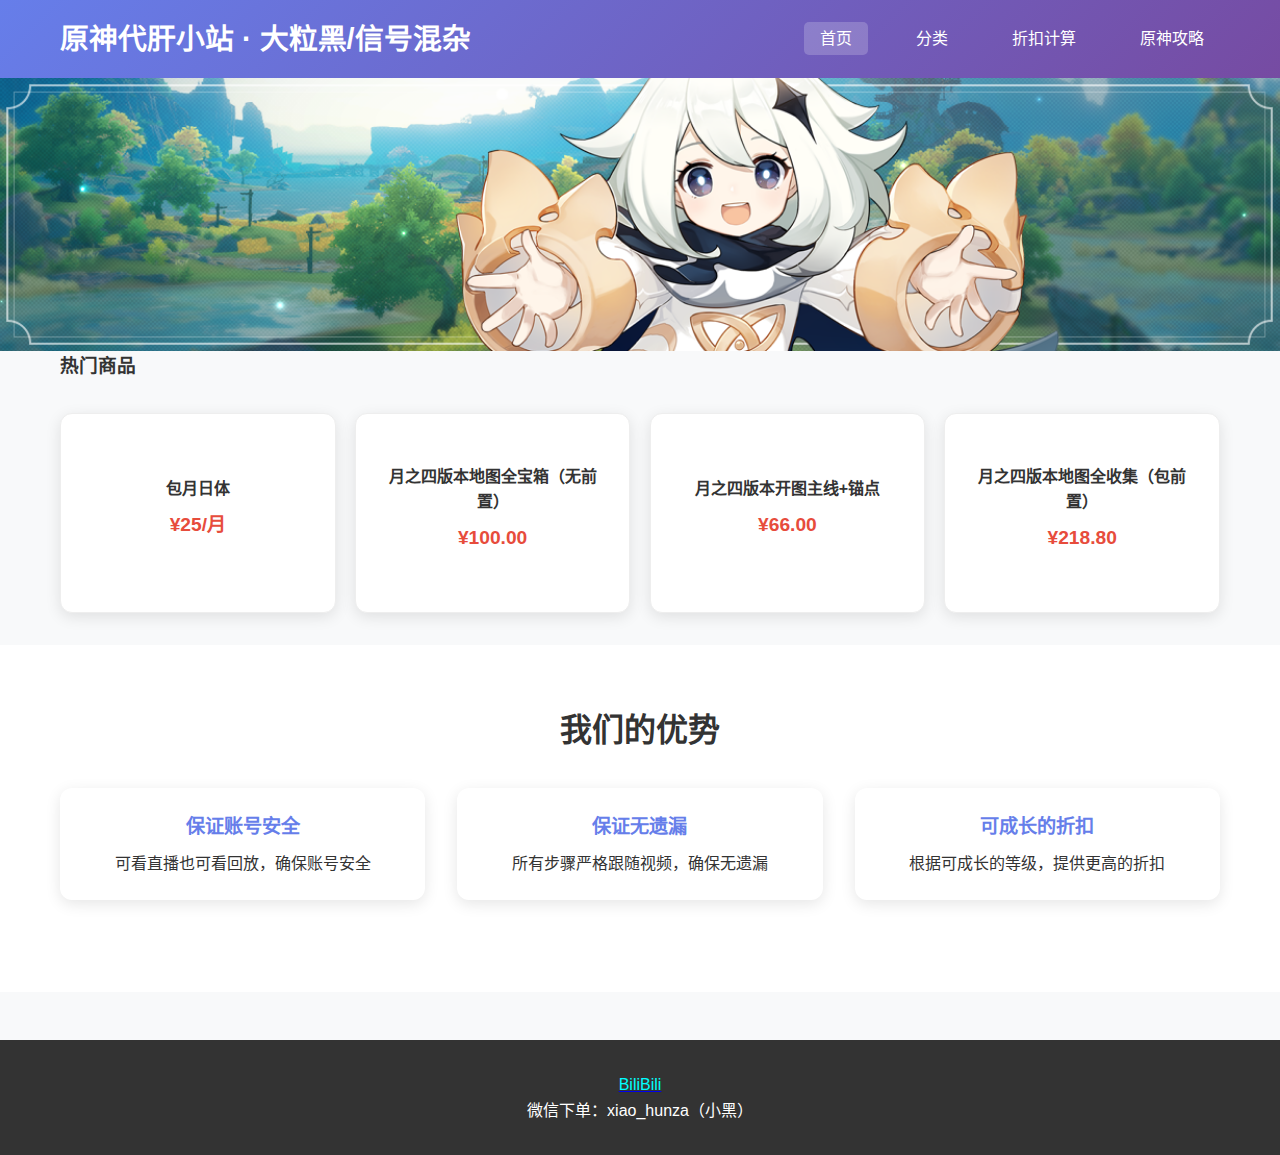
<file: index.html>
<!DOCTYPE html>
<html lang="zh-CN">
<head>
    <meta charset="UTF-8">
    <meta name="viewport" content="width=device-width, initial-scale=1.0">
    <title>首页 - 原神代肝小站</title>
    <link rel="stylesheet" href="css/style.css">
</head>
<body>
    <header>
        <nav class="navbar">
            <div class="nav-container">
                <div class="nav-header">
                    <h1 class="logo">原神代肝小站 · 大粒黑/信号混杂</h1>
                    <div class="hamburger">
                        <span></span>
                        <span></span>
                        <span></span>
                    </div>
                </div>
                <ul class="nav-menu">
                    <li><a href="index.html" class="active">首页</a></li>
                    <li><a href="categories.html">分类</a></li>
                    <li><a href="discount.html">折扣计算</a></li>
                    <li><a href="guide.html">原神攻略</a></li>
                </ul>
            </div>
        </nav>
    </header>

    <!-- Banner部分 -->
    <section class="banner">
        <img src="banner.png" alt="网站banner" class="banner-image">
    </section>

    <main>

        <section class="featured-products">
            <div class="container">
                <h3>热门商品</h3>
                <div class="product-grid">
                    <div class="product-card">
                        <h4>包月日体</h4>
                        <p class="price">¥25/月</p>
                    </div>
                    <div class="product-card">
                        <h4>月之四版本地图全宝箱（无前置）</h4>
                        <p class="price">¥100.00</p>
                    </div>
                    <div class="product-card">
                        <h4>月之四版本开图主线+锚点</h4>
                        <p class="price">¥66.00</p>
                    </div>
                    <div class="product-card">
                        <h4>月之四版本地图全收集（包前置）</h4>
                        <p class="price">¥218.80</p>
                    </div>
                </div>
            </div>
        </section>

        <section class="features">
            <div class="container">
                <h3>我们的优势</h3>
                <div class="feature-grid">
                    <div class="feature-item">
                        <h4>保证账号安全</h4>
                        <p>可看直播也可看回放，确保账号安全</p>
                    </div>
                    <div class="feature-item">
                        <h4>保证无遗漏</h4>
                        <p>所有步骤严格跟随视频，确保无遗漏</p>
                    </div>
                    <div class="feature-item">
                        <h4>可成长的折扣</h4>
                        <p>根据可成长的等级，提供更高的折扣</p>
                    </div>
                </div>
            </div>
        </section>
    </main>

    <footer>
        <div class="container">
            <a href="https://space.bilibili.com/409252614/" target="_blank" rel="noopener noreferrer">
                <p style="color: aqua;">BiliBili</p>
            </a>
            <p>微信下单：xiao_hunza（小黑）</p>
        </div>
    </footer>

    <script src="js/navbar.js"></script>
</body>
</html>
</file>
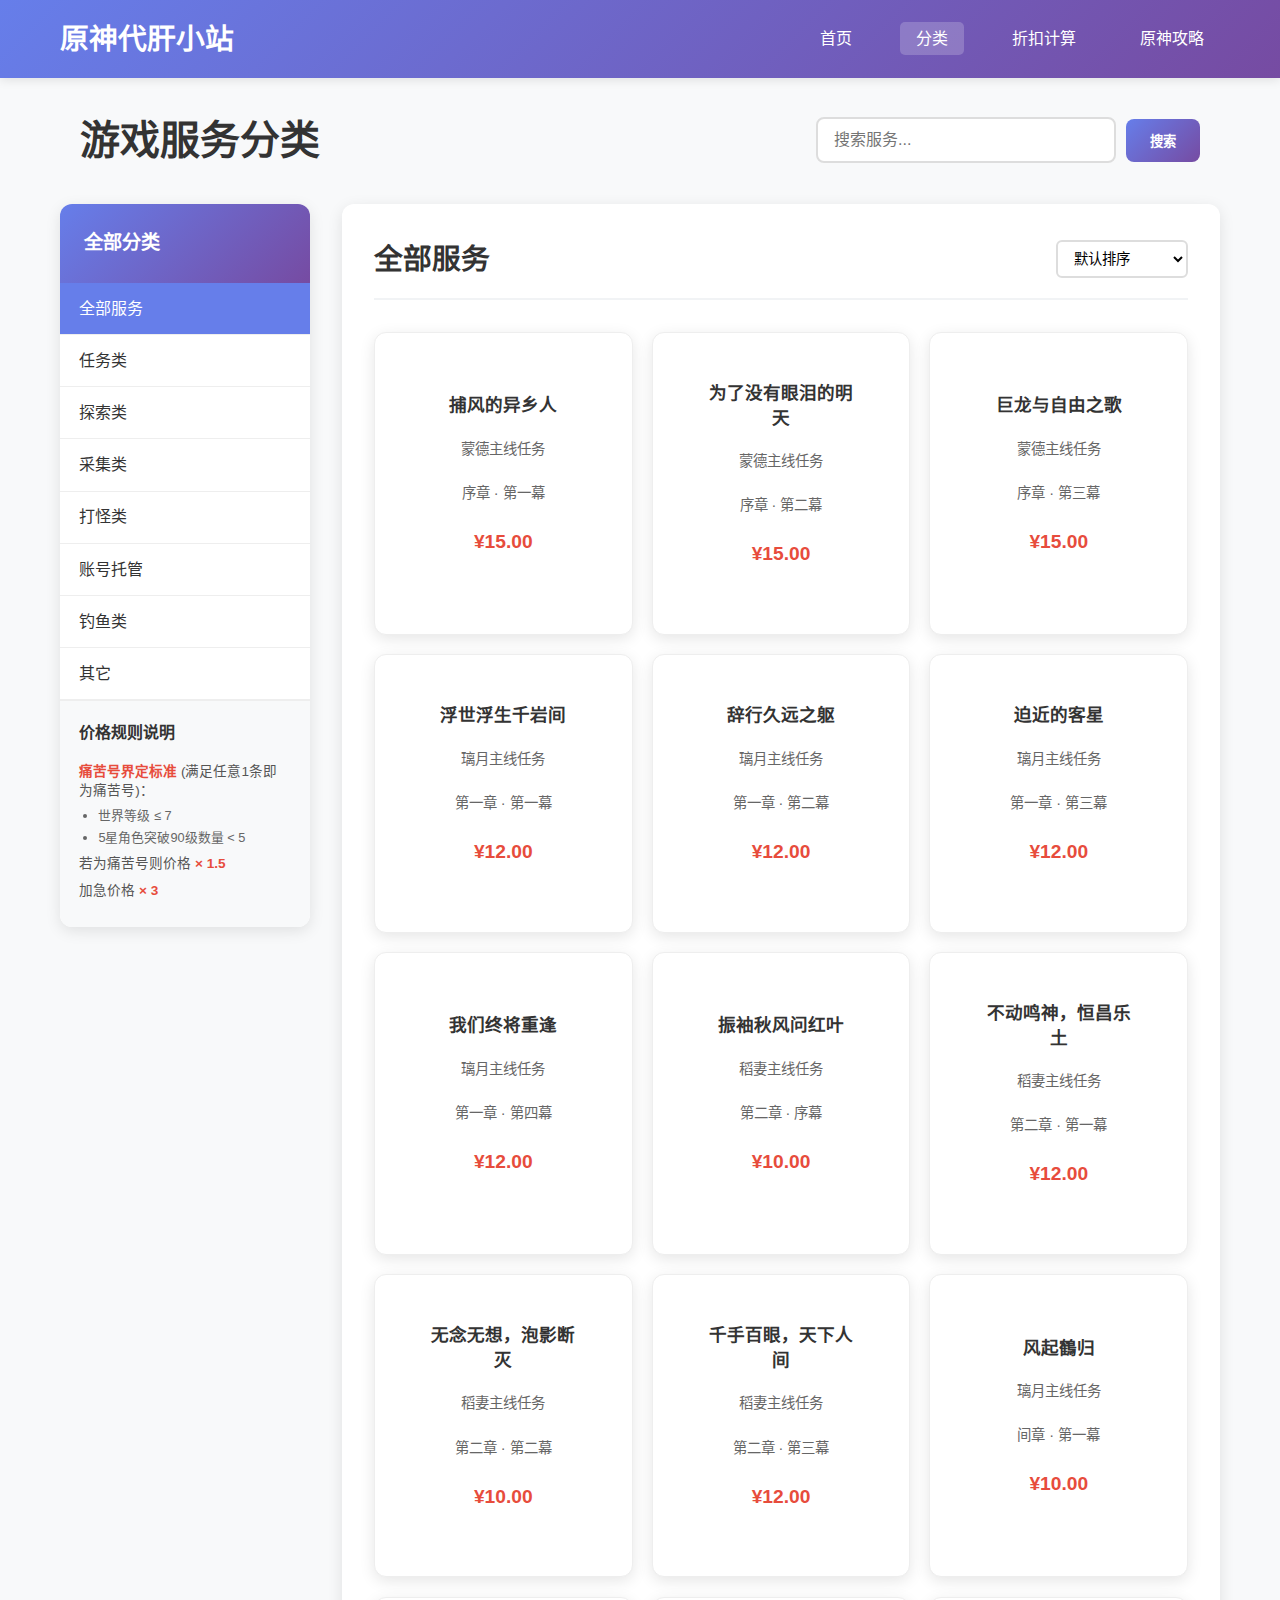
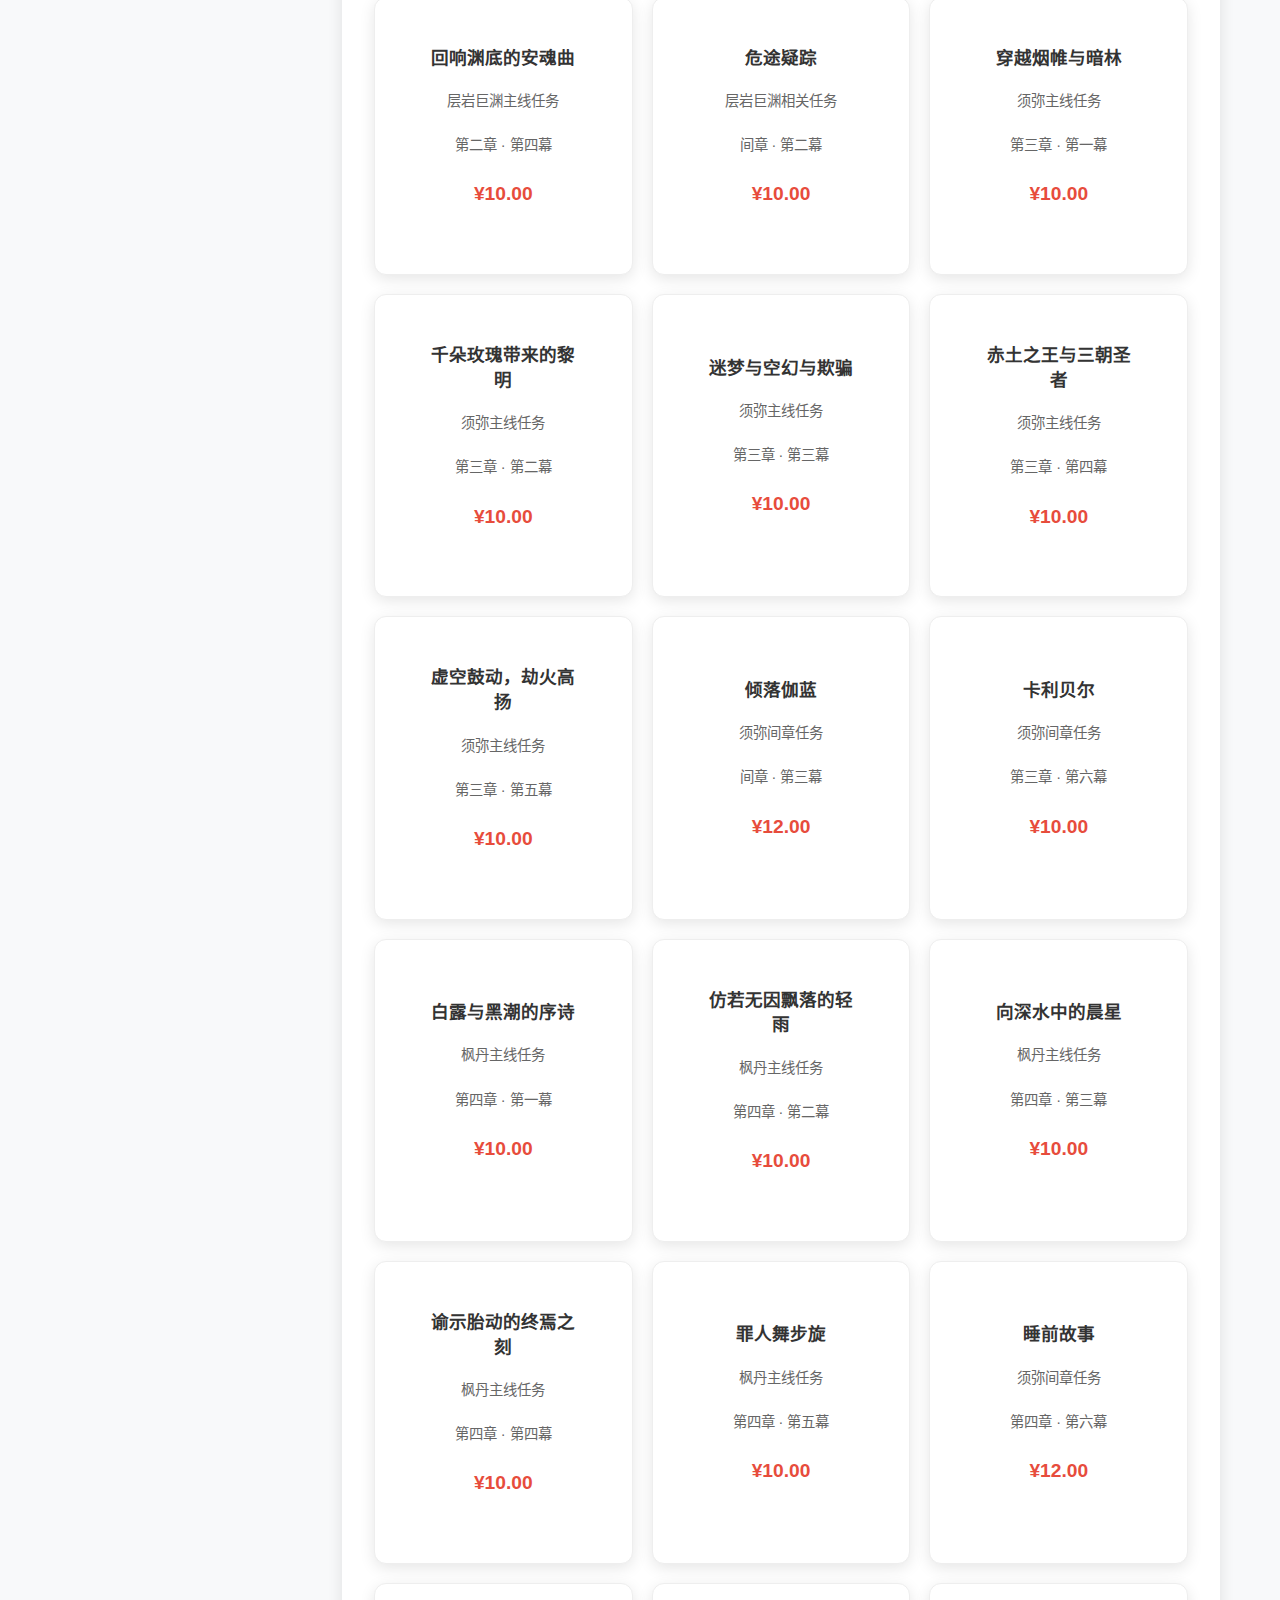
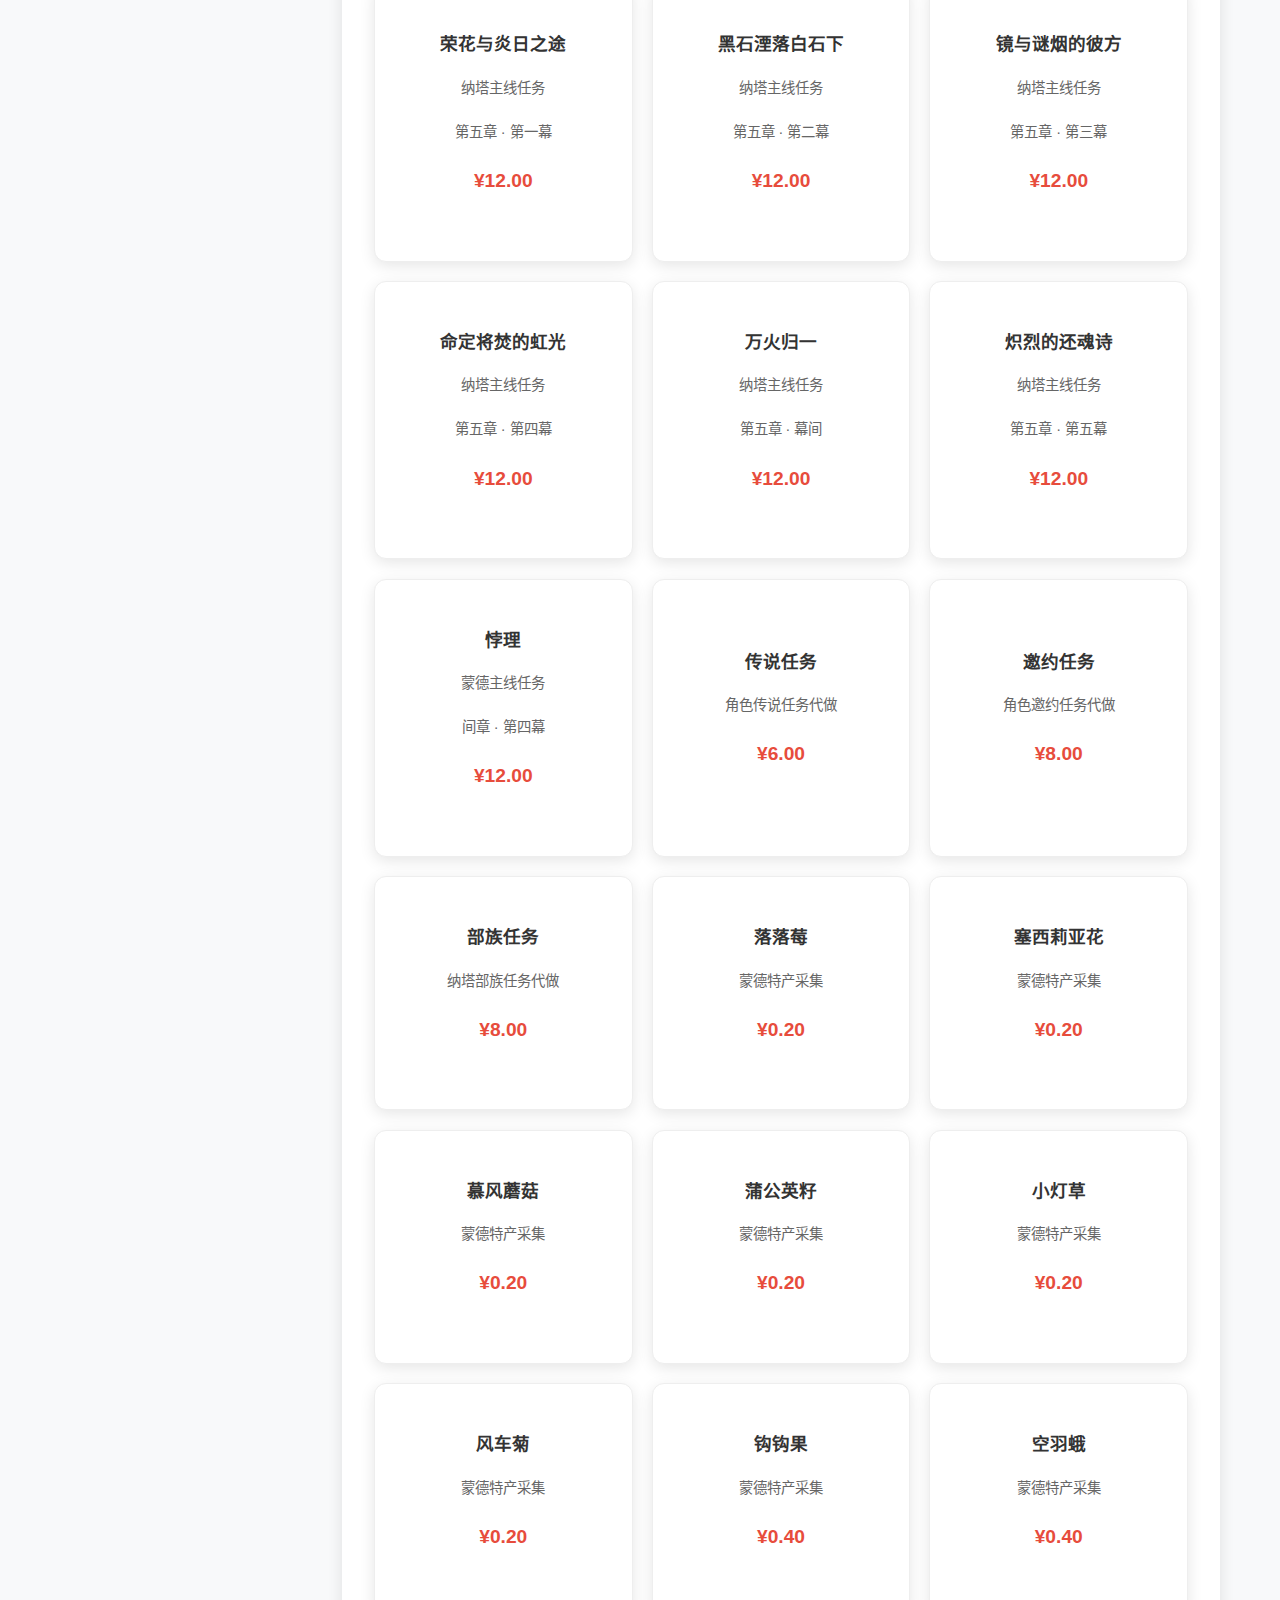
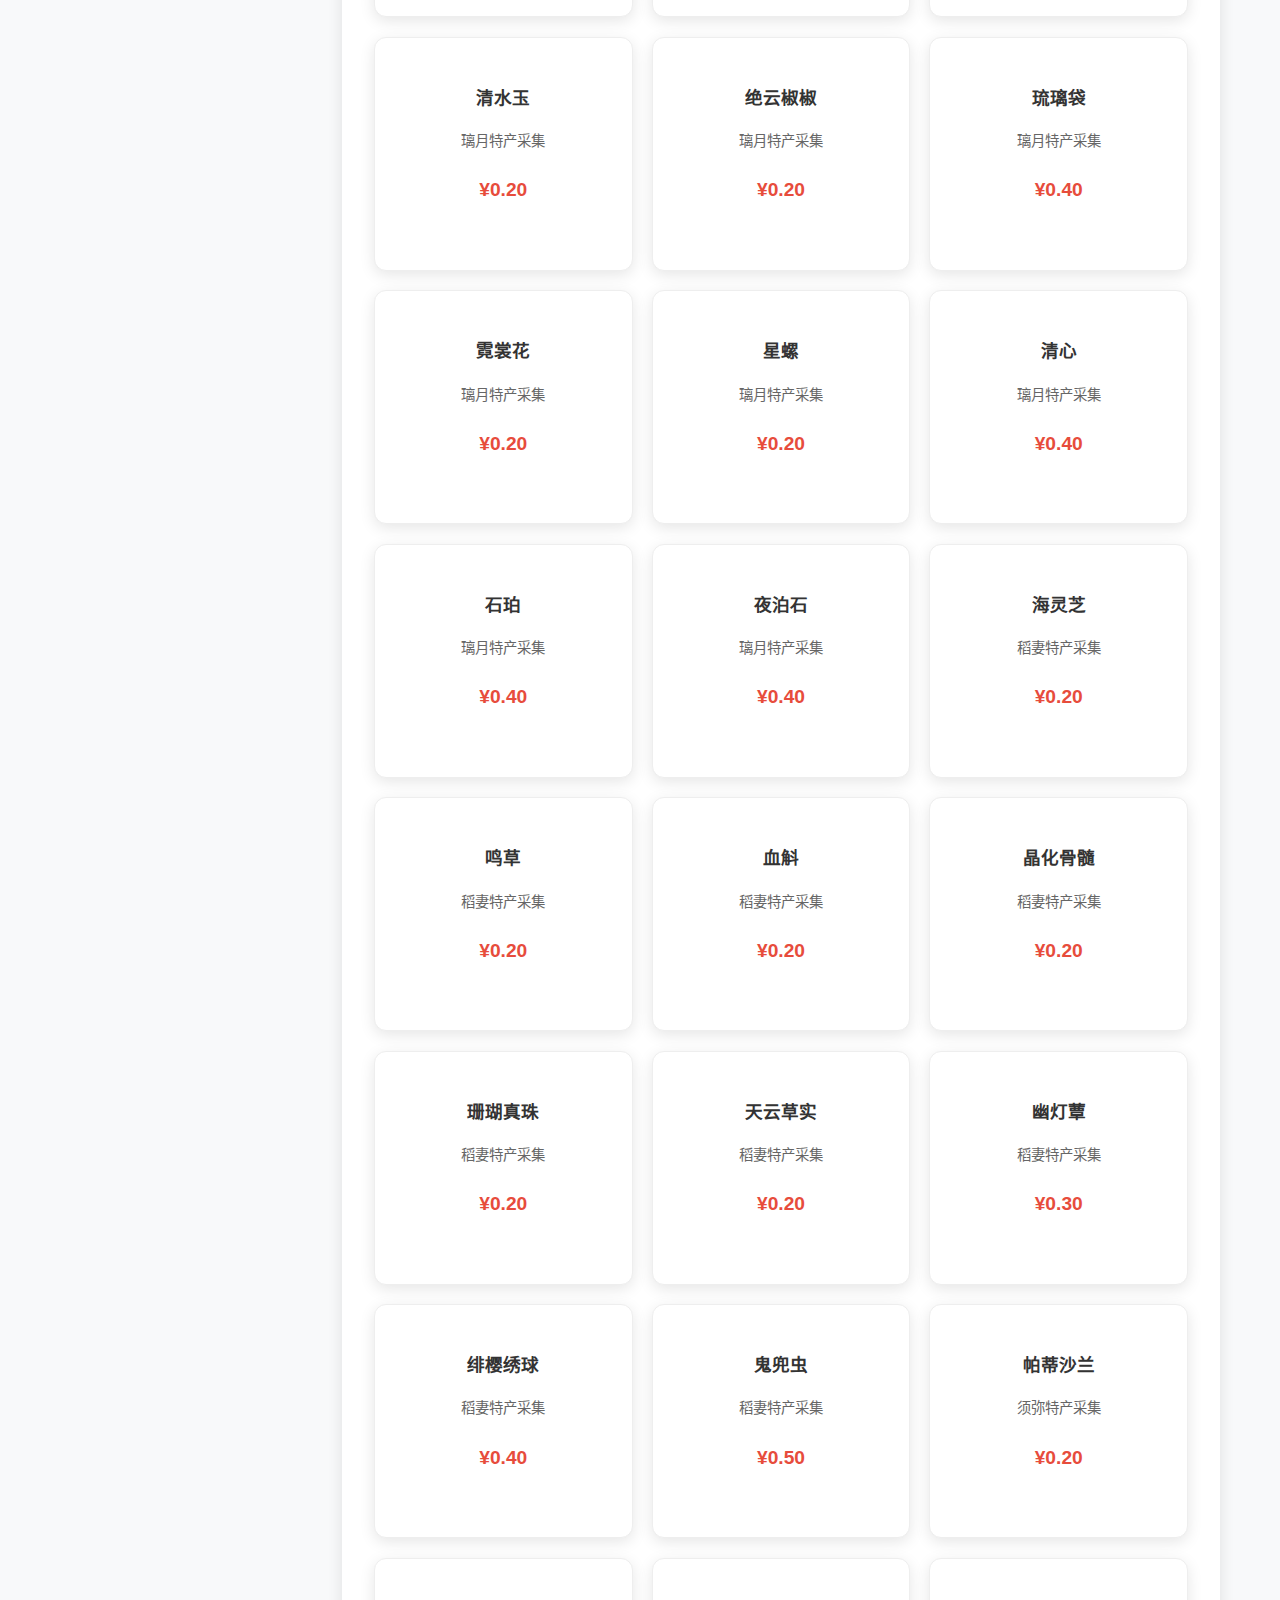
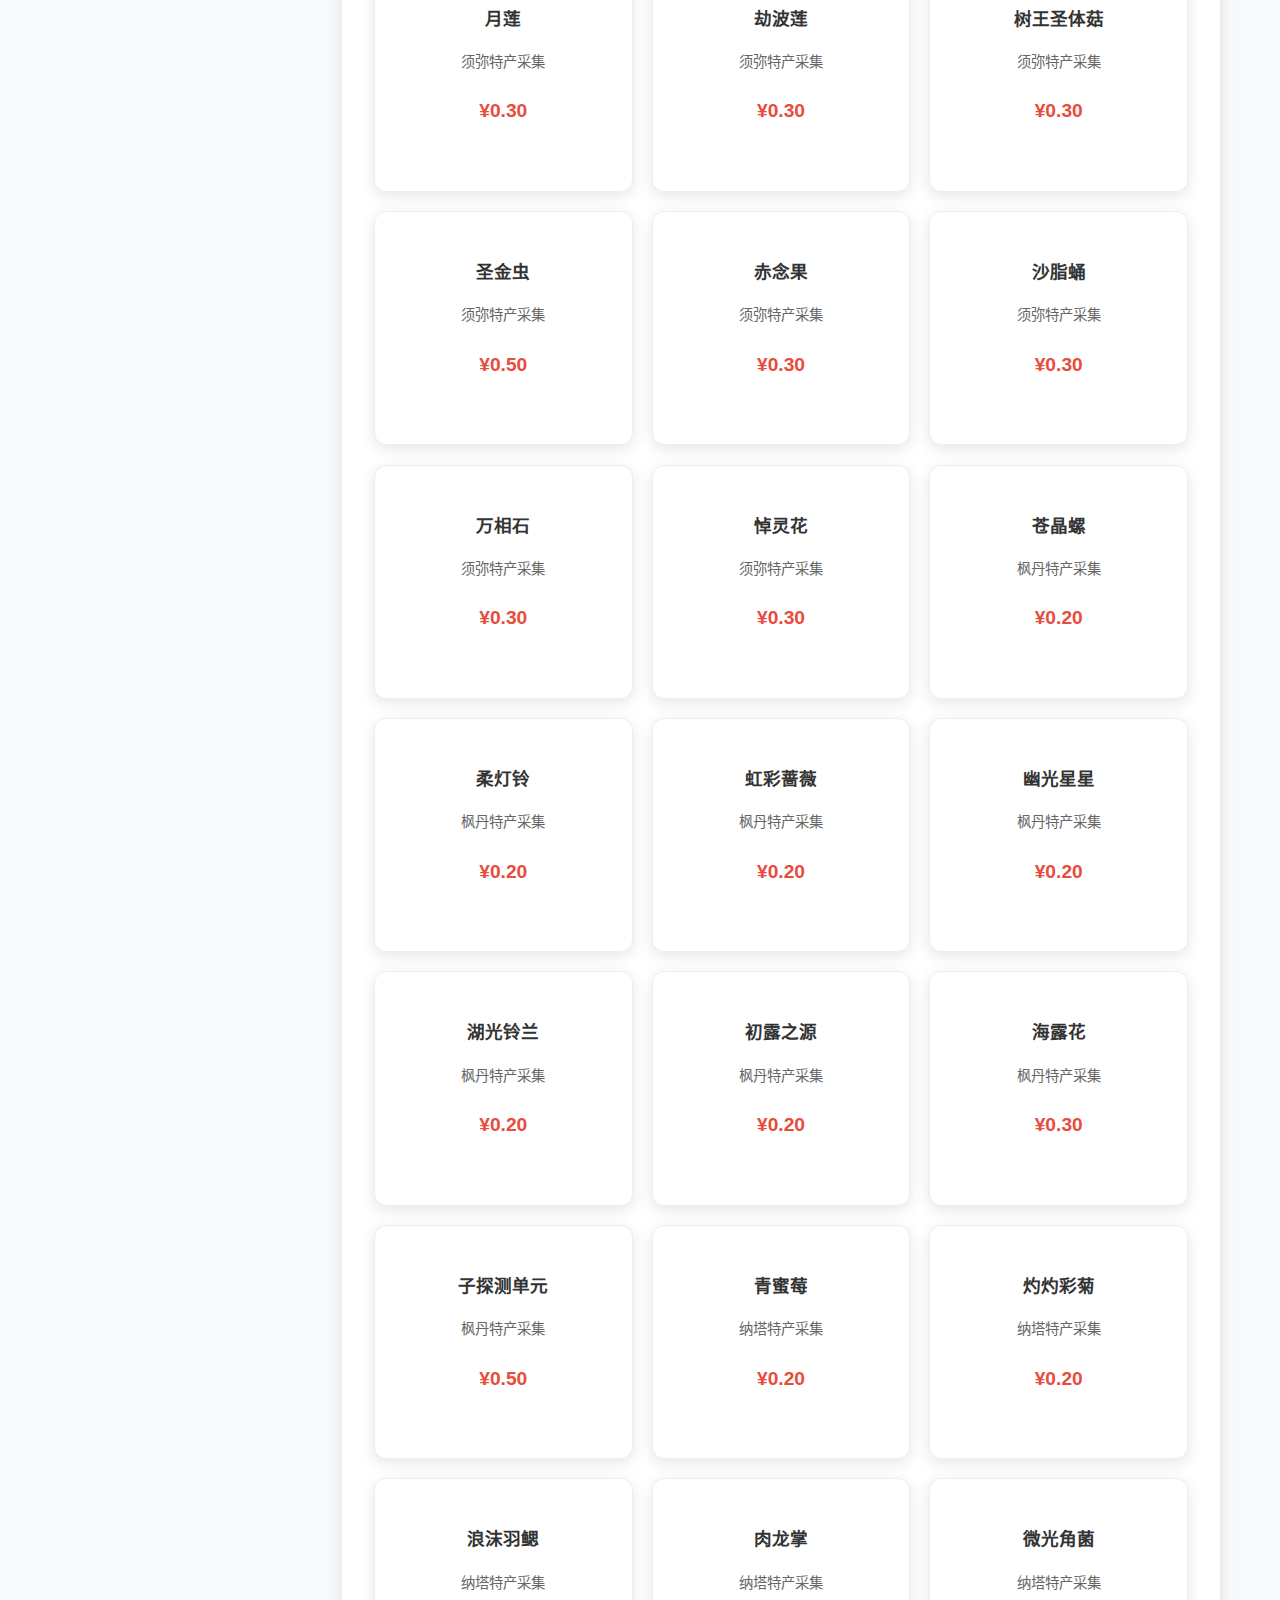
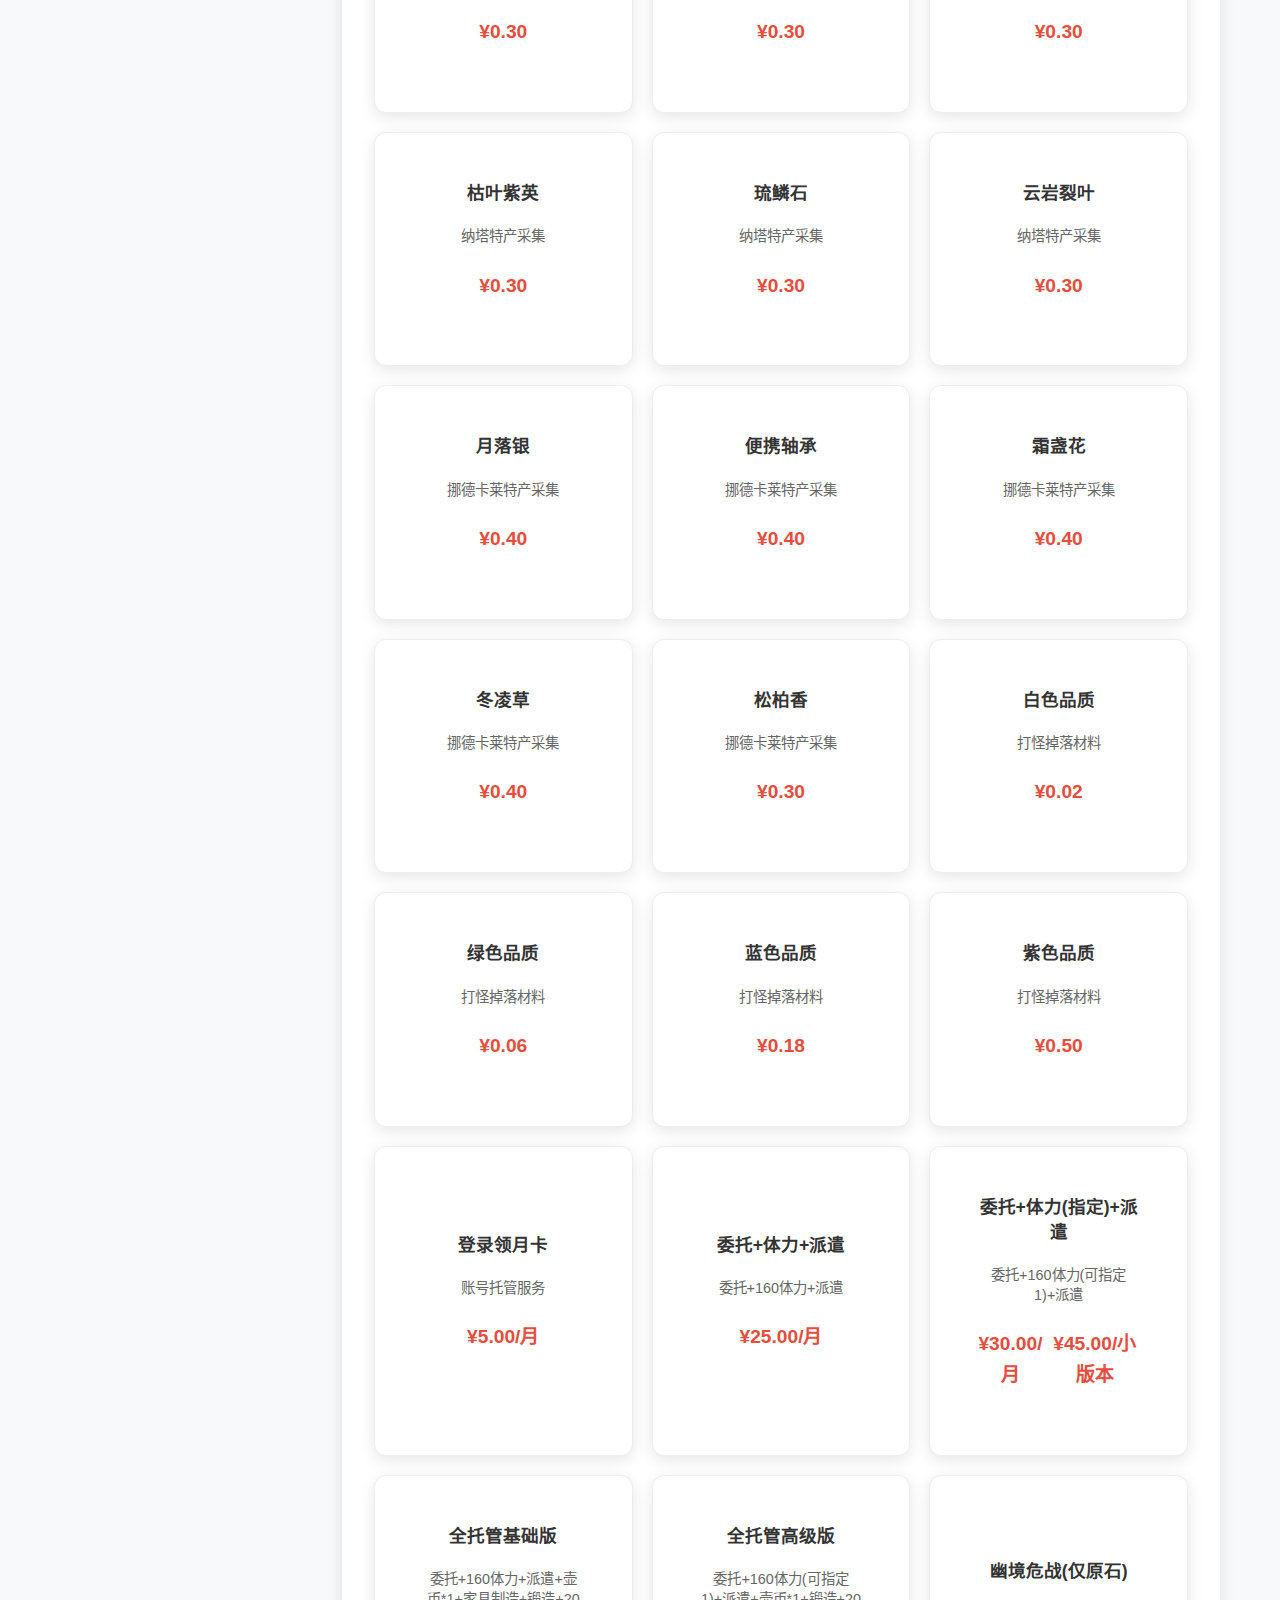
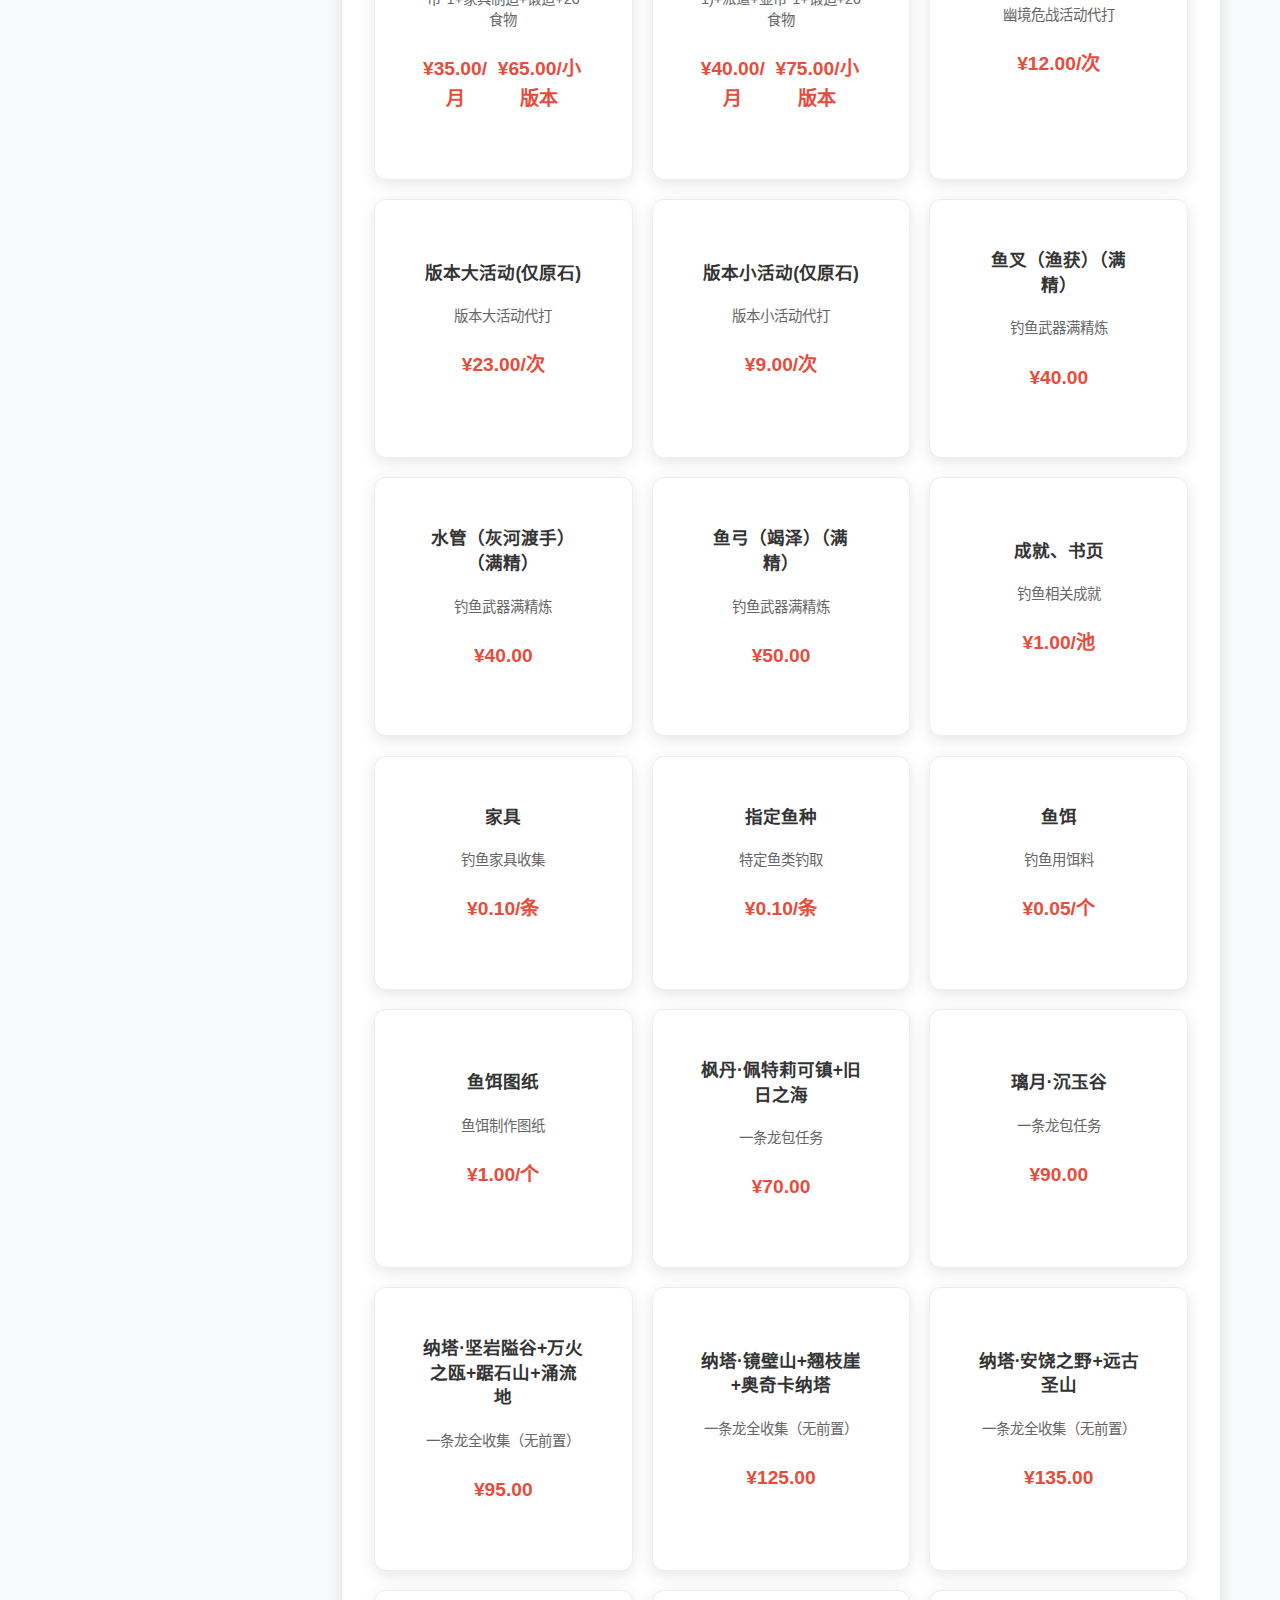
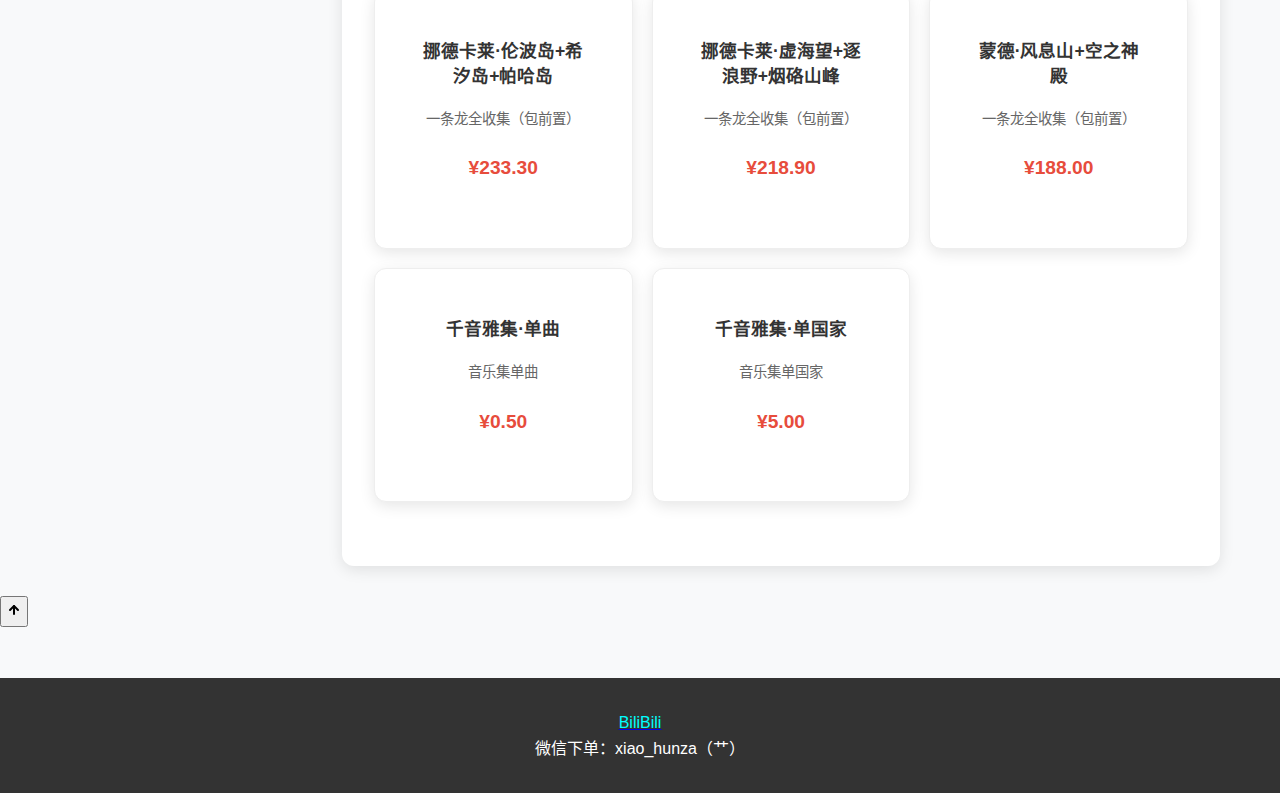
<file: categories.html>
<!DOCTYPE html>
<html lang="zh-CN">
<head>
    <meta charset="UTF-8">
    <meta name="viewport" content="width=device-width, initial-scale=1.0">
    <title>分类页 - 原神代肝小站</title>
    <link rel="stylesheet" href="css/style.css">
</head>
<body>
    <header>
        <nav class="navbar">
            <div class="nav-container">
                <div class="nav-header">
                    <h1 class="logo">原神代肝小站</h1>
                    <div class="hamburger">
                        <span></span>
                        <span></span>
                        <span></span>
                    </div>
                </div>
                <ul class="nav-menu">
                    <li><a href="index.html">首页</a></li>
                    <li><a href="categories.html" class="active">分类</a></li>
                    <li><a href="discount.html">折扣计算</a></li>
                    <li><a href="guide.html">原神攻略</a></li>
                </ul>
            </div>
        </nav>
    </header>

    <main>
        <section class="categories-container">
            <div class="container">
                <div class="category-header">
                    <h2>游戏服务分类</h2>
                    <div class="search-box">
                        <input type="text" placeholder="搜索服务..." class="search-input">
                        <button class="search-btn">搜索</button>
                    </div>
                </div>
                
                <div class="category-layout">
                    <!-- 左侧分类导航 -->
                    <aside class="category-sidebar">
                        <div class="sidebar-header">
                            <h3>全部分类</h3>
                        </div>
                        <ul class="category-list">
                            <li class="category-item active" data-category="all">全部服务</li>
                            <li class="category-item" data-category="task">任务类</li>
                            <li class="category-item" data-category="explore">探索类</li>
                            <li class="category-item" data-category="collect">采集类</li>
                            <li class="category-item" data-category="combat">打怪类</li>
                            <li class="category-item" data-category="account">账号托管</li>
                            <li class="category-item" data-category="fishing">钓鱼类</li>
                            <li class="category-item" data-category="other">其它</li>
                        </ul>

                        <div class="price-rules">
                            <h3>价格规则说明</h3>
                            <p><strong>痛苦号界定标准</strong> (满足任意1条即为痛苦号)：</p>
                            <ul>
                                <li>世界等级 ≤ 7</li>
                                <li>5星角色突破90级数量 &lt; 5</li>
                            </ul>
                            <p>若为痛苦号则价格<strong> × 1.5</strong></p>
                            <p>加急价格<strong> × 3</strong></p>
                        </div>
                    </aside>

                    <!-- 右侧商品展示 -->
                    <div class="category-content">
                        <div class="content-header">
                            <h3>全部服务</h3>
                            <div class="filter-options">
                                <select class="filter-select">
                                    <option value="default">默认排序</option>
                                    <option value="price-asc">价格从低到高</option>
                                    <option value="price-desc">价格从高到低</option>
                                    <option value="new">新品优先</option>
                                </select>
                            </div>
                        </div>

                        <div class="product-grid">
                            <!-- 任务类服务商品 -->
                            <div class="product-card" data-category="task">
                                <div class="product-info">
                                    <h4>捕风的异乡人</h4>
                                    <div class="product-details">
                                        <p class="product-desc">蒙德主线任务</p>
                                        <p class="product-desc">序章 · 第一幕</p>
                                        <div class="price-section">
                                            <span class="current-price">¥15.00</span>
                                        </div>
                                    </div>
                                </div>
                            </div>

                            <div class="product-card" data-category="task">
                                <div class="product-info">
                                    <h4>为了没有眼泪的明天</h4>
                                    <div class="product-details">
                                        <p class="product-desc">蒙德主线任务</p>
                                        <p class="product-desc">序章 · 第二幕</p>
                                        <div class="price-section">
                                            <span class="current-price">¥15.00</span>
                                        </div>
                                    </div>
                                </div>
                            </div>

                            <div class="product-card" data-category="task">
                                <div class="product-info">
                                    <h4>巨龙与自由之歌</h4>
                                    <div class="product-details">
                                        <p class="product-desc">蒙德主线任务</p>
                                        <p class="product-desc">序章 · 第三幕</p>
                                        <div class="price-section">
                                            <span class="current-price">¥15.00</span>
                                        </div>
                                    </div>
                                </div>
                            </div>

                            <div class="product-card" data-category="task">
                                <div class="product-info">
                                    <h4>浮世浮生千岩间</h4>
                                    <div class="product-details">
                                        <p class="product-desc">璃月主线任务</p>
                                        <p class="product-desc">第一章 · 第一幕</p>
                                        <div class="price-section">
                                            <span class="current-price">¥12.00</span>
                                        </div>
                                    </div>
                                </div>
                            </div>

                            <div class="product-card" data-category="task">
                                <div class="product-info">
                                    <h4>辞行久远之躯</h4>
                                    <div class="product-details">
                                        <p class="product-desc">璃月主线任务</p>
                                        <p class="product-desc">第一章 · 第二幕</p>
                                        <div class="price-section">
                                            <span class="current-price">¥12.00</span>
                                        </div>
                                    </div>
                                </div>
                            </div>

                            <div class="product-card" data-category="task">
                                <div class="product-info">
                                    <h4>迫近的客星</h4>
                                    <div class="product-details">
                                        <p class="product-desc">璃月主线任务</p>
                                        <p class="product-desc">第一章 · 第三幕</p>
                                        <div class="price-section">
                                            <span class="current-price">¥12.00</span>
                                        </div>
                                    </div>
                                </div>
                            </div>

                            <div class="product-card" data-category="task">
                                <div class="product-info">
                                    <h4>我们终将重逢</h4>
                                    <div class="product-details">
                                        <p class="product-desc">璃月主线任务</p>
                                        <p class="product-desc">第一章 · 第四幕</p>
                                        <div class="price-section">
                                            <span class="current-price">¥12.00</span>
                                        </div>
                                    </div>
                                </div>
                            </div>

                            <div class="product-card" data-category="task">
                                <div class="product-info">
                                    <h4>振袖秋风问红叶</h4>
                                    <div class="product-details">
                                        <p class="product-desc">稻妻主线任务</p>
                                        <p class="product-desc">第二章 · 序幕</p>
                                        <div class="price-section">
                                            <span class="current-price">¥10.00</span>
                                        </div>
                                    </div>
                                </div>
                            </div>

                            <div class="product-card" data-category="task">
                                <div class="product-info">
                                    <h4>不动鸣神，恒昌乐土</h4>
                                    <div class="product-details">
                                        <p class="product-desc">稻妻主线任务</p>
                                        <p class="product-desc">第二章 · 第一幕</p>
                                        <div class="price-section">
                                            <span class="current-price">¥12.00</span>
                                        </div>
                                    </div>
                                </div>
                            </div>

                            <div class="product-card" data-category="task">
                                <div class="product-info">
                                    <h4>无念无想，泡影断灭</h4>
                                    <div class="product-details">
                                        <p class="product-desc">稻妻主线任务</p>
                                        <p class="product-desc">第二章 · 第二幕</p>
                                        <div class="price-section">
                                            <span class="current-price">¥10.00</span>
                                        </div>
                                    </div>
                                </div>
                            </div>

                            <div class="product-card" data-category="task">
                                <div class="product-info">
                                    <h4>千手百眼，天下人间</h4>
                                    <div class="product-details">
                                        <p class="product-desc">稻妻主线任务</p>
                                        <p class="product-desc">第二章 · 第三幕</p>
                                        <div class="price-section">
                                            <span class="current-price">¥12.00</span>
                                        </div>
                                    </div>
                                </div>
                            </div>

                            <div class="product-card" data-category="task">
                                <div class="product-info">
                                    <h4>风起鶴归</h4>
                                    <div class="product-details">
                                        <p class="product-desc">璃月主线任务</p>
                                        <p class="product-desc">间章 · 第一幕</p>
                                        <div class="price-section">
                                            <span class="current-price">¥10.00</span>
                                        </div>
                                    </div>
                                </div>
                            </div>

                            <div class="product-card" data-category="task">
                                <div class="product-info">
                                    <h4>回响渊底的安魂曲</h4>
                                    <div class="product-details">
                                        <p class="product-desc">层岩巨渊主线任务</p>
                                        <p class="product-desc">第二章 · 第四幕</p>
                                        <div class="price-section">
                                            <span class="current-price">¥10.00</span>
                                        </div>
                                    </div>
                                </div>
                            </div>

                            <div class="product-card" data-category="task">
                                <div class="product-info">
                                    <h4>危途疑踪</h4>
                                    <div class="product-details">
                                        <p class="product-desc">层岩巨渊相关任务</p>
                                        <p class="product-desc">间章 · 第二幕</p>
                                        <div class="price-section">
                                            <span class="current-price">¥10.00</span>
                                        </div>
                                    </div>
                                </div>
                            </div>

                            <div class="product-card" data-category="task">
                                <div class="product-info">
                                    <h4>穿越烟帷与暗林</h4>
                                    <div class="product-details">
                                        <p class="product-desc">须弥主线任务</p>
                                        <p class="product-desc">第三章 · 第一幕</p>
                                        <div class="price-section">
                                            <span class="current-price">¥10.00</span>
                                        </div>
                                    </div>
                                </div>
                            </div>

                            <div class="product-card" data-category="task">
                                <div class="product-info">
                                    <h4>千朵玫瑰带来的黎明</h4>
                                    <div class="product-details">
                                        <p class="product-desc">须弥主线任务</p>
                                        <p class="product-desc">第三章 · 第二幕</p>
                                        <div class="price-section">
                                            <span class="current-price">¥10.00</span>
                                        </div>
                                    </div>
                                </div>
                            </div>

                            <div class="product-card" data-category="task">
                                <div class="product-info">
                                    <h4>迷梦与空幻与欺骗</h4>
                                    <div class="product-details">
                                        <p class="product-desc">须弥主线任务</p>
                                        <p class="product-desc">第三章 · 第三幕</p>
                                        <div class="price-section">
                                            <span class="current-price">¥10.00</span>
                                        </div>
                                    </div>
                                </div>
                            </div>

                            <div class="product-card" data-category="task">
                                <div class="product-info">
                                    <h4>赤土之王与三朝圣者</h4>
                                    <div class="product-details">
                                        <p class="product-desc">须弥主线任务</p>
                                        <p class="product-desc">第三章 · 第四幕</p>
                                        <div class="price-section">
                                            <span class="current-price">¥10.00</span>
                                        </div>
                                    </div>
                                </div>
                            </div>

                            <div class="product-card" data-category="task">
                                <div class="product-info">
                                    <h4>虚空鼓动，劫火高扬</h4>
                                    <div class="product-details">
                                        <p class="product-desc">须弥主线任务</p>
                                        <p class="product-desc">第三章 · 第五幕</p>
                                        <div class="price-section">
                                            <span class="current-price">¥10.00</span>
                                        </div>
                                    </div>
                                </div>
                            </div>

                            <div class="product-card" data-category="task">
                                <div class="product-info">
                                    <h4>倾落伽蓝</h4>
                                    <div class="product-details">
                                        <p class="product-desc">须弥间章任务</p>
                                        <p class="product-desc">间章 · 第三幕</p>
                                        <div class="price-section">
                                            <span class="current-price">¥12.00</span>
                                        </div>
                                    </div>
                                </div>
                            </div>

                            <div class="product-card" data-category="task">
                                <div class="product-info">
                                    <h4>卡利贝尔</h4>
                                    <div class="product-details">
                                        <p class="product-desc">须弥间章任务</p>
                                        <p class="product-desc">第三章 · 第六幕</p>
                                        <div class="price-section">
                                            <span class="current-price">¥10.00</span>
                                        </div>
                                    </div>
                                </div>
                            </div>

                            <div class="product-card" data-category="task">
                                <div class="product-info">
                                    <h4>白露与黑潮的序诗</h4>
                                    <div class="product-details">
                                        <p class="product-desc">枫丹主线任务</p>
                                        <p class="product-desc">第四章 · 第一幕</p>
                                        <div class="price-section">
                                            <span class="current-price">¥10.00</span>
                                        </div>
                                    </div>
                                </div>
                            </div>

                            <div class="product-card" data-category="task">
                                <div class="product-info">
                                    <h4>仿若无因飘落的轻雨</h4>
                                    <div class="product-details">
                                        <p class="product-desc">枫丹主线任务</p>
                                        <p class="product-desc">第四章 · 第二幕</p>
                                        <div class="price-section">
                                            <span class="current-price">¥10.00</span>
                                        </div>
                                    </div>
                                </div>
                            </div>

                            <div class="product-card" data-category="task">
                                <div class="product-info">
                                    <h4>向深水中的晨星</h4>
                                    <div class="product-details">
                                        <p class="product-desc">枫丹主线任务</p>
                                        <p class="product-desc">第四章 · 第三幕</p>
                                        <div class="price-section">
                                            <span class="current-price">¥10.00</span>
                                        </div>
                                    </div>
                                </div>
                            </div>

                            <div class="product-card" data-category="task">
                                <div class="product-info">
                                    <h4>谕示胎动的终焉之刻</h4>
                                    <div class="product-details">
                                        <p class="product-desc">枫丹主线任务</p>
                                        <p class="product-desc">第四章 · 第四幕</p>
                                        <div class="price-section">
                                            <span class="current-price">¥10.00</span>
                                        </div>
                                    </div>
                                </div>
                            </div>

                            <div class="product-card" data-category="task">
                                <div class="product-info">
                                    <h4>罪人舞步旋</h4>
                                    <div class="product-details">
                                        <p class="product-desc">枫丹主线任务</p>
                                        <p class="product-desc">第四章 · 第五幕</p>
                                        <div class="price-section">
                                            <span class="current-price">¥10.00</span>
                                        </div>
                                    </div>
                                </div>
                            </div>

                            <div class="product-card" data-category="task">
                                <div class="product-info">
                                    <h4>睡前故事</h4>
                                    <div class="product-details">
                                        <p class="product-desc">须弥间章任务</p>
                                        <p class="product-desc">第四章 · 第六幕</p>
                                        <div class="price-section">
                                            <span class="current-price">¥12.00</span>
                                        </div>
                                    </div>
                                </div>
                            </div>

                            <div class="product-card" data-category="task">
                                <div class="product-info">
                                    <h4>荣花与炎日之途</h4>
                                    <div class="product-details">
                                        <p class="product-desc">纳塔主线任务</p>
                                        <p class="product-desc">第五章 · 第一幕</p>
                                        <div class="price-section">
                                            <span class="current-price">¥12.00</span>
                                        </div>
                                    </div>
                                </div>
                            </div>

                            <div class="product-card" data-category="task">
                                <div class="product-info">
                                    <h4>黑石湮落白石下</h4>
                                    <div class="product-details">
                                        <p class="product-desc">纳塔主线任务</p>
                                        <p class="product-desc">第五章 · 第二幕</p>
                                        <div class="price-section">
                                            <span class="current-price">¥12.00</span>
                                        </div>
                                    </div>
                                </div>
                            </div>

                            <div class="product-card" data-category="task">
                                <div class="product-info">
                                    <h4>镜与谜烟的彼方</h4>
                                    <div class="product-details">
                                        <p class="product-desc">纳塔主线任务</p>
                                        <p class="product-desc">第五章 · 第三幕</p>
                                        <div class="price-section">
                                            <span class="current-price">¥12.00</span>
                                        </div>
                                    </div>
                                </div>
                            </div>

                            <div class="product-card" data-category="task">
                                <div class="product-info">
                                    <h4>命定将焚的虹光</h4>
                                    <div class="product-details">
                                        <p class="product-desc">纳塔主线任务</p>
                                        <p class="product-desc">第五章 · 第四幕</p>
                                        <div class="price-section">
                                            <span class="current-price">¥12.00</span>
                                        </div>
                                    </div>
                                </div>
                            </div>

                            <div class="product-card" data-category="task">
                                <div class="product-info">
                                    <h4>万火归一</h4>
                                    <div class="product-details">
                                        <p class="product-desc">纳塔主线任务</p>
                                        <p class="product-desc">第五章 · 幕间</p>
                                        <div class="price-section">
                                            <span class="current-price">¥12.00</span>
                                        </div>
                                    </div>
                                </div>
                            </div>

                            <div class="product-card" data-category="task">
                                <div class="product-info">
                                    <h4>炽烈的还魂诗</h4>
                                    <div class="product-details">
                                        <p class="product-desc">纳塔主线任务</p>
                                        <p class="product-desc">第五章 · 第五幕</p>
                                        <div class="price-section">
                                            <span class="current-price">¥12.00</span>
                                        </div>
                                    </div>
                                </div>
                            </div>

                            <div class="product-card" data-category="task">
                                <div class="product-info">
                                    <h4>悖理</h4>
                                    <div class="product-details">
                                        <p class="product-desc">蒙德主线任务</p>
                                        <p class="product-desc">间章 · 第四幕</p>
                                        <div class="price-section">
                                            <span class="current-price">¥12.00</span>
                                        </div>
                                    </div>
                                </div>
                            </div>

                            <div class="product-card" data-category="task">
                                <div class="product-info">
                                    <h4>传说任务</h4>
                                    <div class="product-details">
                                        <p class="product-desc">角色传说任务代做</p>
                                        <div class="price-section">
                                            <span class="current-price">¥6.00</span>
                                        </div>
                                    </div>
                                </div>
                            </div>

                            <div class="product-card" data-category="task">
                                <div class="product-info">
                                    <h4>邀约任务</h4>
                                    <div class="product-details">
                                        <p class="product-desc">角色邀约任务代做</p>
                                        <div class="price-section">
                                            <span class="current-price">¥8.00</span>
                                        </div>
                                    </div>
                                </div>
                            </div>

                            <div class="product-card" data-category="task">
                                <div class="product-info">
                                    <h4>部族任务</h4>
                                    <div class="product-details">
                                        <p class="product-desc">纳塔部族任务代做</p>
                                        <div class="price-section">
                                            <span class="current-price">¥8.00</span>
                                        </div>
                                    </div>
                                </div>
                            </div>

                            <!-- 采集类商品 -->
                            <div class="product-card" data-category="collect">
                                <div class="product-info">
                                    <h4>落落莓</h4>
                                    <div class="product-details">
                                        <p class="product-desc">蒙德特产采集</p>
                                        <div class="price-section">
                                            <span class="current-price">¥0.20</span>
                                        </div>
                                    </div>
                                </div>
                            </div>

                            <div class="product-card" data-category="collect">
                                <div class="product-info">
                                    <h4>塞西莉亚花</h4>
                                    <div class="product-details">
                                        <p class="product-desc">蒙德特产采集</p>
                                        <div class="price-section">
                                            <span class="current-price">¥0.20</span>
                                        </div>
                                    </div>
                                </div>
                            </div>

                            <div class="product-card" data-category="collect">
                                <div class="product-info">
                                    <h4>慕风蘑菇</h4>
                                    <div class="product-details">
                                        <p class="product-desc">蒙德特产采集</p>
                                        <div class="price-section">
                                            <span class="current-price">¥0.20</span>
                                        </div>
                                    </div>
                                </div>
                            </div>

                            <div class="product-card" data-category="collect">
                                <div class="product-info">
                                    <h4>蒲公英籽</h4>
                                    <div class="product-details">
                                        <p class="product-desc">蒙德特产采集</p>
                                        <div class="price-section">
                                            <span class="current-price">¥0.20</span>
                                        </div>
                                    </div>
                                </div>
                            </div>

                            <div class="product-card" data-category="collect">
                                <div class="product-info">
                                    <h4>小灯草</h4>
                                    <div class="product-details">
                                        <p class="product-desc">蒙德特产采集</p>
                                        <div class="price-section">
                                            <span class="current-price">¥0.20</span>
                                        </div>
                                    </div>
                                </div>
                            </div>

                            <div class="product-card" data-category="collect">
                                <div class="product-info">
                                    <h4>风车菊</h4>
                                    <div class="product-details">
                                        <p class="product-desc">蒙德特产采集</p>
                                        <div class="price-section">
                                            <span class="current-price">¥0.20</span>
                                        </div>
                                    </div>
                                </div>
                            </div>

                            <div class="product-card" data-category="collect">
                                <div class="product-info">
                                    <h4>钩钩果</h4>
                                    <div class="product-details">
                                        <p class="product-desc">蒙德特产采集</p>
                                        <div class="price-section">
                                            <span class="current-price">¥0.40</span>
                                        </div>
                                    </div>
                                </div>
                            </div>

                            <div class="product-card" data-category="collect">
                                <div class="product-info">
                                    <h4>空羽蛾</h4>
                                    <div class="product-details">
                                        <p class="product-desc">蒙德特产采集</p>
                                        <div class="price-section">
                                            <span class="current-price">¥0.40</span>
                                        </div>
                                    </div>
                                </div>
                            </div>

                            <div class="product-card" data-category="collect">
                                <div class="product-info">
                                    <h4>清水玉</h4>
                                    <div class="product-details">
                                        <p class="product-desc">璃月特产采集</p>
                                        <div class="price-section">
                                            <span class="current-price">¥0.20</span>
                                        </div>
                                    </div>
                                </div>
                            </div>

                            <div class="product-card" data-category="collect">
                                <div class="product-info">
                                    <h4>绝云椒椒</h4>
                                    <div class="product-details">
                                        <p class="product-desc">璃月特产采集</p>
                                        <div class="price-section">
                                            <span class="current-price">¥0.20</span>
                                        </div>
                                    </div>
                                </div>
                            </div>

                            <div class="product-card" data-category="collect">
                                <div class="product-info">
                                    <h4>琉璃袋</h4>
                                    <div class="product-details">
                                        <p class="product-desc">璃月特产采集</p>
                                        <div class="price-section">
                                            <span class="current-price">¥0.40</span>
                                        </div>
                                    </div>
                                </div>
                            </div>

                            <div class="product-card" data-category="collect">
                                <div class="product-info">
                                    <h4>霓裳花</h4>
                                    <div class="product-details">
                                        <p class="product-desc">璃月特产采集</p>
                                        <div class="price-section">
                                            <span class="current-price">¥0.20</span>
                                        </div>
                                    </div>
                                </div>
                            </div>

                            <div class="product-card" data-category="collect">
                                <div class="product-info">
                                    <h4>星螺</h4>
                                    <div class="product-details">
                                        <p class="product-desc">璃月特产采集</p>
                                        <div class="price-section">
                                            <span class="current-price">¥0.20</span>
                                        </div>
                                    </div>
                                </div>
                            </div>

                            <div class="product-card" data-category="collect">
                                <div class="product-info">
                                    <h4>清心</h4>
                                    <div class="product-details">
                                        <p class="product-desc">璃月特产采集</p>
                                        <div class="price-section">
                                            <span class="current-price">¥0.40</span>
                                        </div>
                                    </div>
                                </div>
                            </div>

                            <div class="product-card" data-category="collect">
                                <div class="product-info">
                                    <h4>石珀</h4>
                                    <div class="product-details">
                                        <p class="product-desc">璃月特产采集</p>
                                        <div class="price-section">
                                            <span class="current-price">¥0.40</span>
                                        </div>
                                    </div>
                                </div>
                            </div>

                            <div class="product-card" data-category="collect">
                                <div class="product-info">
                                    <h4>夜泊石</h4>
                                    <div class="product-details">
                                        <p class="product-desc">璃月特产采集</p>
                                        <div class="price-section">
                                            <span class="current-price">¥0.40</span>
                                        </div>
                                    </div>
                                </div>
                            </div>

                            <div class="product-card" data-category="collect">
                                <div class="product-info">
                                    <h4>海灵芝</h4>
                                    <div class="product-details">
                                        <p class="product-desc">稻妻特产采集</p>
                                        <div class="price-section">
                                            <span class="current-price">¥0.20</span>
                                        </div>
                                    </div>
                                </div>
                            </div>

                            <div class="product-card" data-category="collect">
                                <div class="product-info">
                                    <h4>鸣草</h4>
                                    <div class="product-details">
                                        <p class="product-desc">稻妻特产采集</p>
                                        <div class="price-section">
                                            <span class="current-price">¥0.20</span>
                                        </div>
                                    </div>
                                </div>
                            </div>

                            <div class="product-card" data-category="collect">
                                <div class="product-info">
                                    <h4>血斛</h4>
                                    <div class="product-details">
                                        <p class="product-desc">稻妻特产采集</p>
                                        <div class="price-section">
                                            <span class="current-price">¥0.20</span>
                                        </div>
                                    </div>
                                </div>
                            </div>

                            <div class="product-card" data-category="collect">
                                <div class="product-info">
                                    <h4>晶化骨髓</h4>
                                    <div class="product-details">
                                        <p class="product-desc">稻妻特产采集</p>
                                        <div class="price-section">
                                            <span class="current-price">¥0.20</span>
                                        </div>
                                    </div>
                                </div>
                            </div>

                            <div class="product-card" data-category="collect">
                                <div class="product-info">
                                    <h4>珊瑚真珠</h4>
                                    <div class="product-details">
                                        <p class="product-desc">稻妻特产采集</p>
                                        <div class="price-section">
                                            <span class="current-price">¥0.20</span>
                                        </div>
                                    </div>
                                </div>
                            </div>

                            <div class="product-card" data-category="collect">
                                <div class="product-info">
                                    <h4>天云草实</h4>
                                    <div class="product-details">
                                        <p class="product-desc">稻妻特产采集</p>
                                        <div class="price-section">
                                            <span class="current-price">¥0.20</span>
                                        </div>
                                    </div>
                                </div>
                            </div>

                            <div class="product-card" data-category="collect">
                                <div class="product-info">
                                    <h4>幽灯蕈</h4>
                                    <div class="product-details">
                                        <p class="product-desc">稻妻特产采集</p>
                                        <div class="price-section">
                                            <span class="current-price">¥0.30</span>
                                        </div>
                                    </div>
                                </div>
                            </div>

                            <div class="product-card" data-category="collect">
                                <div class="product-info">
                                    <h4>绯樱绣球</h4>
                                    <div class="product-details">
                                        <p class="product-desc">稻妻特产采集</p>
                                        <div class="price-section">
                                            <span class="current-price">¥0.40</span>
                                        </div>
                                    </div>
                                </div>
                            </div>

                            <div class="product-card" data-category="collect">
                                <div class="product-info">
                                    <h4>鬼兜虫</h4>
                                    <div class="product-details">
                                        <p class="product-desc">稻妻特产采集</p>
                                        <div class="price-section">
                                            <span class="current-price">¥0.50</span>
                                        </div>
                                    </div>
                                </div>
                            </div>

                            <div class="product-card" data-category="collect">
                                <div class="product-info">
                                    <h4>帕蒂沙兰</h4>
                                    <div class="product-details">
                                        <p class="product-desc">须弥特产采集</p>
                                        <div class="price-section">
                                            <span class="current-price">¥0.20</span>
                                        </div>
                                    </div>
                                </div>
                            </div>

                            <div class="product-card" data-category="collect">
                                <div class="product-info">
                                    <h4>月莲</h4>
                                    <div class="product-details">
                                        <p class="product-desc">须弥特产采集</p>
                                        <div class="price-section">
                                            <span class="current-price">¥0.30</span>
                                        </div>
                                    </div>
                                </div>
                            </div>

                            <div class="product-card" data-category="collect">
                                <div class="product-info">
                                    <h4>劫波莲</h4>
                                    <div class="product-details">
                                        <p class="product-desc">须弥特产采集</p>
                                        <div class="price-section">
                                            <span class="current-price">¥0.30</span>
                                        </div>
                                    </div>
                                </div>
                            </div>

                            <div class="product-card" data-category="collect">
                                <div class="product-info">
                                    <h4>树王圣体菇</h4>
                                    <div class="product-details">
                                        <p class="product-desc">须弥特产采集</p>
                                        <div class="price-section">
                                            <span class="current-price">¥0.30</span>
                                        </div>
                                    </div>
                                </div>
                            </div>

                            <div class="product-card" data-category="collect">
                                <div class="product-info">
                                    <h4>圣金虫</h4>
                                    <div class="product-details">
                                        <p class="product-desc">须弥特产采集</p>
                                        <div class="price-section">
                                            <span class="current-price">¥0.50</span>
                                        </div>
                                    </div>
                                </div>
                            </div>

                            <div class="product-card" data-category="collect">
                                <div class="product-info">
                                    <h4>赤念果</h4>
                                    <div class="product-details">
                                        <p class="product-desc">须弥特产采集</p>
                                        <div class="price-section">
                                            <span class="current-price">¥0.30</span>
                                        </div>
                                    </div>
                                </div>
                            </div>

                            <div class="product-card" data-category="collect">
                                <div class="product-info">
                                    <h4>沙脂蛹</h4>
                                    <div class="product-details">
                                        <p class="product-desc">须弥特产采集</p>
                                        <div class="price-section">
                                            <span class="current-price">¥0.30</span>
                                        </div>
                                    </div>
                                </div>
                            </div>

                            <div class="product-card" data-category="collect">
                                <div class="product-info">
                                    <h4>万相石</h4>
                                    <div class="product-details">
                                        <p class="product-desc">须弥特产采集</p>
                                        <div class="price-section">
                                            <span class="current-price">¥0.30</span>
                                        </div>
                                    </div>
                                </div>
                            </div>

                            <div class="product-card" data-category="collect">
                                <div class="product-info">
                                    <h4>悼灵花</h4>
                                    <div class="product-details">
                                        <p class="product-desc">须弥特产采集</p>
                                        <div class="price-section">
                                            <span class="current-price">¥0.30</span>
                                        </div>
                                    </div>
                                </div>
                            </div>

                            <div class="product-card" data-category="collect">
                                <div class="product-info">
                                    <h4>苍晶螺</h4>
                                    <div class="product-details">
                                        <p class="product-desc">枫丹特产采集</p>
                                        <div class="price-section">
                                            <span class="current-price">¥0.20</span>
                                        </div>
                                    </div>
                                </div>
                            </div>

                            <div class="product-card" data-category="collect">
                                <div class="product-info">
                                    <h4>柔灯铃</h4>
                                    <div class="product-details">
                                        <p class="product-desc">枫丹特产采集</p>
                                        <div class="price-section">
                                            <span class="current-price">¥0.20</span>
                                        </div>
                                    </div>
                                </div>
                            </div>

                            <div class="product-card" data-category="collect">
                                <div class="product-info">
                                    <h4>虹彩蔷薇</h4>
                                    <div class="product-details">
                                        <p class="product-desc">枫丹特产采集</p>
                                        <div class="price-section">
                                            <span class="current-price">¥0.20</span>
                                        </div>
                                    </div>
                                </div>
                            </div>

                            <div class="product-card" data-category="collect">
                                <div class="product-info">
                                    <h4>幽光星星</h4>
                                    <div class="product-details">
                                        <p class="product-desc">枫丹特产采集</p>
                                        <div class="price-section">
                                            <span class="current-price">¥0.20</span>
                                        </div>
                                    </div>
                                </div>
                            </div>

                            <div class="product-card" data-category="collect">
                                <div class="product-info">
                                    <h4>湖光铃兰</h4>
                                    <div class="product-details">
                                        <p class="product-desc">枫丹特产采集</p>
                                        <div class="price-section">
                                            <span class="current-price">¥0.20</span>
                                        </div>
                                    </div>
                                </div>
                            </div>

                            <div class="product-card" data-category="collect">
                                <div class="product-info">
                                    <h4>初露之源</h4>
                                    <div class="product-details">
                                        <p class="product-desc">枫丹特产采集</p>
                                        <div class="price-section">
                                            <span class="current-price">¥0.20</span>
                                        </div>
                                    </div>
                                </div>
                            </div>

                            <div class="product-card" data-category="collect">
                                <div class="product-info">
                                    <h4>海露花</h4>
                                    <div class="product-details">
                                        <p class="product-desc">枫丹特产采集</p>
                                        <div class="price-section">
                                            <span class="current-price">¥0.30</span>
                                        </div>
                                    </div>
                                </div>
                            </div>

                            <div class="product-card" data-category="collect">
                                <div class="product-info">
                                    <h4>子探测单元</h4>
                                    <div class="product-details">
                                        <p class="product-desc">枫丹特产采集</p>
                                        <div class="price-section">
                                            <span class="current-price">¥0.50</span>
                                        </div>
                                    </div>
                                </div>
                            </div>

                            <div class="product-card" data-category="collect">
                                <div class="product-info">
                                    <h4>青蜜莓</h4>
                                    <div class="product-details">
                                        <p class="product-desc">纳塔特产采集</p>
                                        <div class="price-section">
                                            <span class="current-price">¥0.20</span>
                                        </div>
                                    </div>
                                </div>
                            </div>

                            <div class="product-card" data-category="collect">
                                <div class="product-info">
                                    <h4>灼灼彩菊</h4>
                                    <div class="product-details">
                                        <p class="product-desc">纳塔特产采集</p>
                                        <div class="price-section">
                                            <span class="current-price">¥0.20</span>
                                        </div>
                                    </div>
                                </div>
                            </div>

                            <div class="product-card" data-category="collect">
                                <div class="product-info">
                                    <h4>浪沫羽鳃</h4>
                                    <div class="product-details">
                                        <p class="product-desc">纳塔特产采集</p>
                                        <div class="price-section">
                                            <span class="current-price">¥0.30</span>
                                        </div>
                                    </div>
                                </div>
                            </div>

                            <div class="product-card" data-category="collect">
                                <div class="product-info">
                                    <h4>肉龙掌</h4>
                                    <div class="product-details">
                                        <p class="product-desc">纳塔特产采集</p>
                                        <div class="price-section">
                                            <span class="current-price">¥0.30</span>
                                        </div>
                                    </div>
                                </div>
                            </div>

                            <div class="product-card" data-category="collect">
                                <div class="product-info">
                                    <h4>微光角菌</h4>
                                    <div class="product-details">
                                        <p class="product-desc">纳塔特产采集</p>
                                        <div class="price-section">
                                            <span class="current-price">¥0.30</span>
                                        </div>
                                    </div>
                                </div>
                            </div>

                            <div class="product-card" data-category="collect">
                                <div class="product-info">
                                    <h4>枯叶紫英</h4>
                                    <div class="product-details">
                                        <p class="product-desc">纳塔特产采集</p>
                                        <div class="price-section">
                                            <span class="current-price">¥0.30</span>
                                        </div>
                                    </div>
                                </div>
                            </div>

                            <div class="product-card" data-category="collect">
                                <div class="product-info">
                                    <h4>琉鳞石</h4>
                                    <div class="product-details">
                                        <p class="product-desc">纳塔特产采集</p>
                                        <div class="price-section">
                                            <span class="current-price">¥0.30</span>
                                        </div>
                                    </div>
                                </div>
                            </div>

                            <div class="product-card" data-category="collect">
                                <div class="product-info">
                                    <h4>云岩裂叶</h4>
                                    <div class="product-details">
                                        <p class="product-desc">纳塔特产采集</p>
                                        <div class="price-section">
                                            <span class="current-price">¥0.30</span>
                                        </div>
                                    </div>
                                </div>
                            </div>

                            <div class="product-card" data-category="collect">
                                <div class="product-info">
                                    <h4>月落银</h4>
                                    <div class="product-details">
                                        <p class="product-desc">挪德卡莱特产采集</p>
                                        <div class="price-section">
                                            <span class="current-price">¥0.40</span>
                                        </div>
                                    </div>
                                </div>
                            </div>

                            <div class="product-card" data-category="collect">
                                <div class="product-info">
                                    <h4>便携轴承</h4>
                                    <div class="product-details">
                                        <p class="product-desc">挪德卡莱特产采集</p>
                                        <div class="price-section">
                                            <span class="current-price">¥0.40</span>
                                        </div>
                                    </div>
                                </div>
                            </div>

                            <div class="product-card" data-category="collect">
                                <div class="product-info">
                                    <h4>霜盏花</h4>
                                    <div class="product-details">
                                        <p class="product-desc">挪德卡莱特产采集</p>
                                        <div class="price-section">
                                            <span class="current-price">¥0.40</span>
                                        </div>
                                    </div>
                                </div>
                            </div>

                            <div class="product-card" data-category="collect">
                                <div class="product-info">
                                    <h4>冬凌草​</h4>
                                    <div class="product-details">
                                        <p class="product-desc">挪德卡莱特产采集</p>
                                        <div class="price-section">
                                            <span class="current-price">¥0.40</span>
                                        </div>
                                    </div>
                                </div>
                            </div>

                            <div class="product-card" data-category="collect">
                                <div class="product-info">
                                    <h4>松柏香​</h4>
                                    <div class="product-details">
                                        <p class="product-desc">挪德卡莱特产采集</p>
                                        <div class="price-section">
                                            <span class="current-price">¥0.30</span>
                                        </div>
                                    </div>
                                </div>
                            </div>

                            <!-- 打怪类商品 -->
                            <div class="product-card" data-category="combat">
                                <div class="product-info">
                                    <h4>白色品质</h4>
                                    <div class="product-details">
                                        <p class="product-desc">打怪掉落材料</p>
                                        <div class="price-section">
                                            <span class="current-price">¥0.02</span>
                                        </div>
                                    </div>
                                </div>
                            </div>

                            <div class="product-card" data-category="combat">
                                <div class="product-info">
                                    <h4>绿色品质</h4>
                                    <div class="product-details">
                                        <p class="product-desc">打怪掉落材料</p>
                                        <div class="price-section">
                                            <span class="current-price">¥0.06</span>
                                        </div>
                                    </div>
                                </div>
                            </div>

                            <div class="product-card" data-category="combat">
                                <div class="product-info">
                                    <h4>蓝色品质</h4>
                                    <div class="product-details">
                                        <p class="product-desc">打怪掉落材料</p>
                                        <div class="price-section">
                                            <span class="current-price">¥0.18</span>
                                        </div>
                                    </div>
                                </div>
                            </div>

                            <div class="product-card" data-category="combat">
                                <div class="product-info">
                                    <h4>紫色品质</h4>
                                    <div class="product-details">
                                        <p class="product-desc">打怪掉落材料</p>
                                        <div class="price-section">
                                            <span class="current-price">¥0.50</span>
                                        </div>
                                    </div>
                                </div>
                            </div>

                            <!-- 账号托管类商品 -->
                            <div class="product-card" data-category="account">
                                <div class="product-info">
                                    <h4>登录领月卡</h4>
                                    <div class="product-details">
                                        <p class="product-desc">账号托管服务</p>
                                        <div class="price-section">
                                            <span class="current-price">¥5.00/月</span>
                                        </div>
                                    </div>
                                </div>
                            </div>

                            <div class="product-card" data-category="account">
                                <div class="product-info">
                                    <h4>委托+体力+派遣</h4>
                                    <div class="product-details">
                                        <p class="product-desc">委托+160体力+派遣</p>
                                        <div class="price-section">
                                            <span class="current-price">¥25.00/月</span>
                                        </div>
                                    </div>
                                </div>
                            </div>

                            <div class="product-card" data-category="account">
                                <div class="product-info">
                                    <h4>委托+体力(指定)+派遣</h4>
                                    <div class="product-details">
                                        <p class="product-desc">委托+160体力(可指定1)+派遣</p>
                                        <div class="price-section">
                                            <span class="current-price">¥30.00/月</span>
                                            <span class="current-price">¥45.00/小版本</span>
                                        </div>
                                    </div>
                                </div>
                            </div>

                            <div class="product-card" data-category="account">
                                <div class="product-info">
                                    <h4>全托管基础版</h4>
                                    <div class="product-details">
                                        <p class="product-desc">委托+160体力+派遣+壶币*1+家具制造+锻造+20食物</p>
                                        <div class="price-section">
                                            <span class="current-price">¥35.00/月</span>
                                            <span class="current-price">¥65.00/小版本</span>
                                        </div>
                                    </div>
                                </div>
                            </div>

                            <div class="product-card" data-category="account">
                                <div class="product-info">
                                    <h4>全托管高级版</h4>
                                    <div class="product-details">
                                        <p class="product-desc">委托+160体力(可指定1)+派遣+壶币*1+锻造+20食物</p>
                                        <div class="price-section">
                                            <span class="current-price">¥40.00/月</span>
                                            <span class="current-price">¥75.00/小版本</span>
                                        </div>
                                    </div>
                                </div>
                            </div>

                            <div class="product-card" data-category="account">
                                <div class="product-info">
                                    <h4>幽境危战(仅原石)</h4>
                                    <div class="product-details">
                                        <p class="product-desc">幽境危战活动代打</p>
                                        <div class="price-section">
                                            <span class="current-price">¥12.00/次</span>
                                        </div>
                                    </div>
                                </div>
                            </div>

                            <div class="product-card" data-category="account">
                                <div class="product-info">
                                    <h4>版本大活动(仅原石)</h4>
                                    <div class="product-details">
                                        <p class="product-desc">版本大活动代打</p>
                                        <div class="price-section">
                                            <span class="current-price">¥23.00/次</span>
                                        </div>
                                    </div>
                                </div>
                            </div>

                            <div class="product-card" data-category="account">
                                <div class="product-info">
                                    <h4>版本小活动(仅原石)</h4>
                                    <div class="product-details">
                                        <p class="product-desc">版本小活动代打</p>
                                        <div class="price-section">
                                            <span class="current-price">¥9.00/次</span>
                                        </div>
                                    </div>
                                </div>
                            </div>

                            <!-- 钓鱼类商品 -->
                            <div class="product-card" data-category="fishing">
                                <div class="product-info">
                                    <h4>鱼叉（渔获）（满精）</h4>
                                    <div class="product-details">
                                        <p class="product-desc">钓鱼武器满精炼</p>
                                        <div class="price-section">
                                            <span class="current-price">¥40.00</span>
                                        </div>
                                    </div>
                                </div>
                            </div>

                            <div class="product-card" data-category="fishing">
                                <div class="product-info">
                                    <h4>水管（灰河渡手）（满精）</h4>
                                    <div class="product-details">
                                        <p class="product-desc">钓鱼武器满精炼</p>
                                        <div class="price-section">
                                            <span class="current-price">¥40.00</span>
                                        </div>
                                    </div>
                                </div>
                            </div>

                            <div class="product-card" data-category="fishing">
                                <div class="product-info">
                                    <h4>鱼弓（竭泽）（满精）</h4>
                                    <div class="product-details">
                                        <p class="product-desc">钓鱼武器满精炼</p>
                                        <div class="price-section">
                                            <span class="current-price">¥50.00</span>
                                        </div>
                                    </div>
                                </div>
                            </div>

                            <div class="product-card" data-category="fishing">
                                <div class="product-info">
                                    <h4>成就、书页</h4>
                                    <div class="product-details">
                                        <p class="product-desc">钓鱼相关成就</p>
                                        <div class="price-section">
                                            <span class="current-price">¥1.00/池</span>
                                        </div>
                                    </div>
                                </div>
                            </div>

                            <div class="product-card" data-category="fishing">
                                <div class="product-info">
                                    <h4>家具</h4>
                                    <div class="product-details">
                                        <p class="product-desc">钓鱼家具收集</p>
                                        <div class="price-section">
                                            <span class="current-price">¥0.10/条</span>
                                        </div>
                                    </div>
                                </div>
                            </div>

                            <div class="product-card" data-category="fishing">
                                <div class="product-info">
                                    <h4>指定鱼种</h4>
                                    <div class="product-details">
                                        <p class="product-desc">特定鱼类钓取</p>
                                        <div class="price-section">
                                            <span class="current-price">¥0.10/条</span>
                                        </div>
                                    </div>
                                </div>
                            </div>

                            <div class="product-card" data-category="fishing">
                                <div class="product-info">
                                    <h4>鱼饵</h4>
                                    <div class="product-details">
                                        <p class="product-desc">钓鱼用饵料</p>
                                        <div class="price-section">
                                            <span class="current-price">¥0.05/个</span>
                                        </div>
                                    </div>
                                </div>
                            </div>

                            <div class="product-card" data-category="fishing">
                                <div class="product-info">
                                    <h4>鱼饵图纸</h4>
                                    <div class="product-details">
                                        <p class="product-desc">鱼饵制作图纸</p>
                                        <div class="price-section">
                                            <span class="current-price">¥1.00/个</span>
                                        </div>
                                    </div>
                                </div>
                            </div>

                            <!-- 地图探索类商品 -->
                            <div class="product-card" data-category="explore">
                                <div class="product-info">
                                    <h4>枫丹·佩特莉可镇+旧日之海</h4>
                                    <div class="product-details">
                                        <p class="product-desc">一条龙包任务</p>
                                        <div class="price-section">
                                            <span class="current-price">¥70.00</span>
                                        </div>
                                    </div>
                                </div>
                            </div>

                            <div class="product-card" data-category="explor">
                                <div class="product-info">
                                    <h4>璃月·沉玉谷</h4>
                                    <div class="product-details">
                                        <p class="product-desc">一条龙包任务</p>
                                        <div class="price-section">
                                            <span class="current-price">¥90.00</span>
                                        </div>
                                    </div>
                                </div>
                            </div>

                            <div class="product-card" data-category="explore">
                                <div class="product-info">
                                    <h4>纳塔·坚岩隘谷+万火之瓯+踞石山+涌流地</h4>
                                    <div class="product-details">
                                        <p class="product-desc">一条龙全收集（无前置）</p>
                                        <div class="price-section">
                                            <span class="current-price">¥95.00</span>
                                        </div>
                                    </div>
                                </div>
                            </div>

                            <div class="product-card" data-category="explore">
                                <div class="product-info">
                                    <h4>纳塔·镜璧山+翘枝崖+奥奇卡纳塔</h4>
                                    <div class="product-details">
                                        <p class="product-desc">一条龙全收集（无前置）</p>
                                        <div class="price-section">
                                            <span class="current-price">¥125.00</span>
                                        </div>
                                    </div>
                                </div>
                            </div>

                            <div class="product-card" data-category="explore">
                                <div class="product-info">
                                    <h4>纳塔·安饶之野+远古圣山</h4>
                                    <div class="product-details">
                                        <p class="product-desc">一条龙全收集（无前置）</p>
                                        <div class="price-section">
                                            <span class="current-price">¥135.00</span>
                                        </div>
                                    </div>
                                </div>
                            </div>

                            <div class="product-card" data-category="explore">
                                <div class="product-info">
                                    <h4>挪德卡莱·伦波岛+希汐岛+帕哈岛</h4>
                                    <div class="product-details">
                                        <p class="product-desc">一条龙全收集（包前置）</p>
                                        <div class="price-section">
                                            <span class="current-price">¥233.30</span>
                                        </div>
                                    </div>
                                </div>
                            </div>

                            <div class="product-card" data-category="explore">
                                <div class="product-info">
                                    <h4>挪德卡莱·虚海望+逐浪野+烟硌山峰</h4>
                                    <div class="product-details">
                                        <p class="product-desc">一条龙全收集（包前置）</p>
                                        <div class="price-section">
                                            <span class="current-price">¥218.90</span>
                                        </div>
                                    </div>
                                </div>
                            </div>

                             <div class="product-card" data-category="explore">
                                <div class="product-info">
                                    <h4>蒙德·风息山+空之神殿</h4>
                                    <div class="product-details">
                                        <p class="product-desc">一条龙全收集（包前置）</p>
                                        <div class="price-section">
                                            <span class="current-price">¥188.00</span>
                                        </div>
                                    </div>
                                </div>
                            </div>

                            <!-- 其他类商品 -->
                            <div class="product-card" data-category="other">
                                <div class="product-info">
                                    <h4>千音雅集·单曲</h4>
                                    <div class="product-details">
                                        <p class="product-desc">音乐集单曲</p>
                                        <div class="price-section">
                                            <span class="current-price">¥0.50</span>
                                        </div>
                                    </div>
                                </div>
                            </div>

                            <div class="product-card" data-category="other">
                                <div class="product-info">
                                    <h4>千音雅集·单国家</h4>
                                    <div class="product-details">
                                        <p class="product-desc">音乐集单国家</p>
                                        <div class="price-section">
                                            <span class="current-price">¥5.00</span>
                                        </div>
                                    </div>
                                </div>
                            </div>
                        </div>
                    </div>
                </div>
            </div>
        </section>

        <!-- 回到顶部按钮 -->
        <button id="backToTop" class="back-to-top" title="回到顶部">
            <svg width="24" height="24" viewBox="0 0 24 24" fill="none" xmlns="http://www.w3.org/2000/svg">
                <path d="M12 8L12 16" stroke="currentColor" stroke-width="2" stroke-linecap="round" stroke-linejoin="round"/>
                <path d="M16 12L12 8L8 12" stroke="currentColor" stroke-width="2" stroke-linecap="round" stroke-linejoin="round"/>
            </svg>
        </button>

    <footer>
        <div class="container">
            <a href="https://space.bilibili.com/409252614/" target="_blank" rel="noopener noreferrer">
                <p style="color: aqua;">BiliBili</p>
            </a>
            <p>微信下单：xiao_hunza（艹）</p>
        </div>
    </footer>

    <script src="js/navbar.js"></script>
    <script src="js/categories.js"></script>
</body>
</html>
</file>
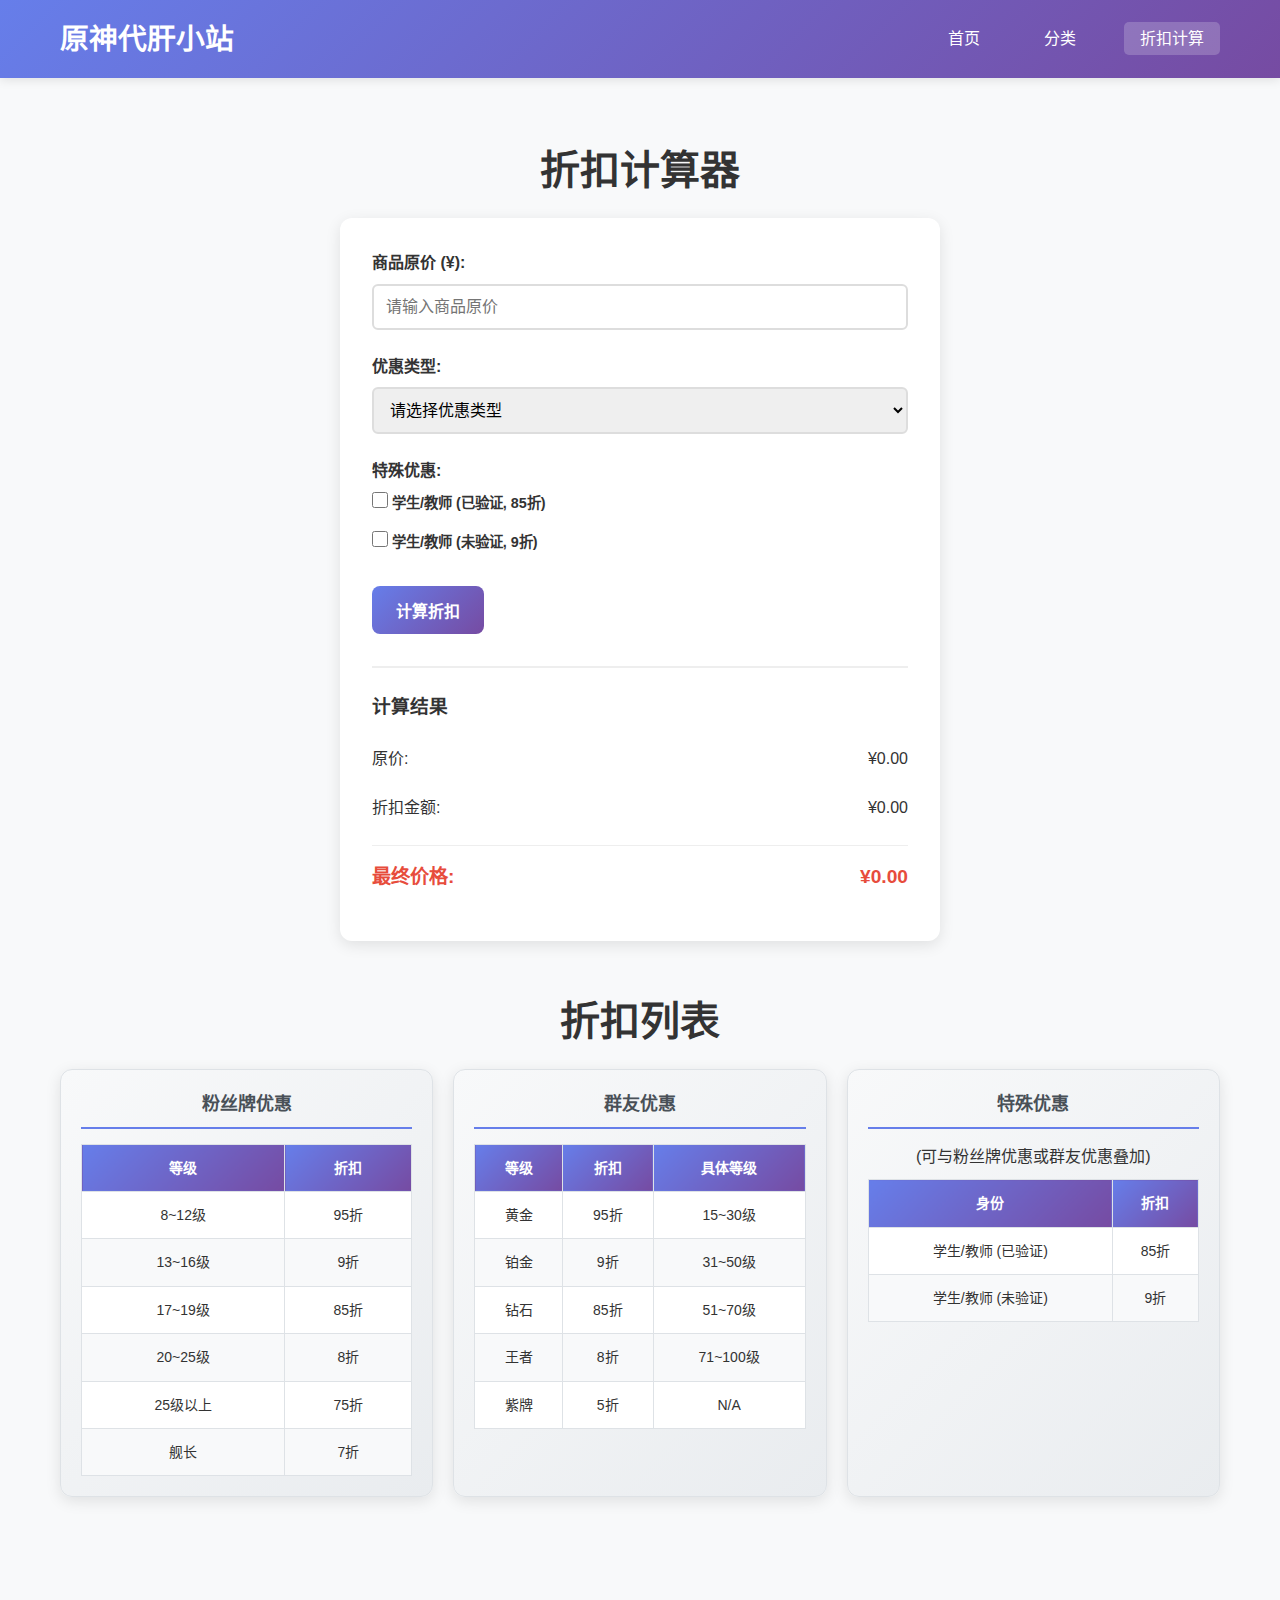
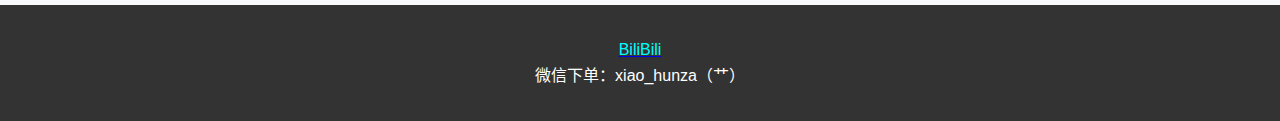
<file: discount.html>
<!DOCTYPE html>
<html lang="zh-CN">
<head>
    <meta charset="UTF-8">
    <meta name="viewport" content="width=device-width, initial-scale=1.0">
    <title>折扣计算 - 原神代肝小站</title>
    <link rel="stylesheet" href="css/style.css">
</head>
<body>
    <header>
        <nav class="navbar">
            <div class="nav-container">
                <h1 class="logo">原神代肝小站</h1>
                <div class="hamburger">
                    <span></span>
                    <span></span>
                    <span></span>
                </div>
                <ul class="nav-menu">
                    <li><a href="index.html">首页</a></li>
                    <li><a href="categories.html">分类</a></li>
                    <li><a href="discount.html" class="active">折扣计算</a></li>
                </ul>
            </div>
        </nav>
    </header>

    <main>
        <section class="discount-calculator">
            <div class="container">
                <h2>折扣计算器</h2>
                <div class="calculator-form">
                    <div class="form-group">
                        <label for="originalPrice">商品原价 (¥):</label>
                        <input type="number" id="originalPrice" placeholder="请输入商品原价" min="0" step="0.01">
                    </div>
                    
                    <div class="form-group">
                        <label for="discountType">优惠类型:</label>
                        <select id="discountType">
                            <option value="">请选择优惠类型</option>
                            <option value="fans">粉丝牌优惠</option>
                            <option value="group">群友优惠</option>
                        </select>
                    </div>
                    
                    <!-- 粉丝牌优惠选项 -->
                    <div class="form-group" id="fansOptions" style="display: none;">
                        <label>粉丝牌等级:</label>
                        <input type="range" id="fansLevel" list="fansLevels" min="1" max="6" step="1" value="0">
                        <datalist id="fansLevels">
                            <option value="1" label="8~12级 (95折)">
                            <option value="2" label="13~16级 (9折)">
                            <option value="3" label="17~19级 (85折)">
                            <option value="4" label="20~25级 (8折)">
                            <option value="5" label="25级以上 (75折)">
                            <option value="6" label="舰长 (7折)">
                        </datalist>
                        <div class="range-labels" id="fansLevelLabels">
                            <span>8~12级 (95折)</span>
                            <span>13~16级 (9折)</span>
                            <span>17~19级 (85折)</span>
                            <span>20~25级 (8折)</span>
                            <span>25级以上 (75折)</span>
                            <span>舰长 (7折)</span>
                        </div>
                    </div>
                    
                    <!-- 群友优惠选项 -->
                    <div class="form-group" id="groupOptions" style="display: none;">
                        <label>群友等级:</label>
                        <input type="range" id="groupLevel" list="groupLevels" min="1" max="5" step="1" value="0">
                        <datalist id="groupLevels">
                            <option value="1" label="黄金 (95折)">
                            <option value="2" label="铂金 (9折)">
                            <option value="3" label="钻石 (85折)">
                            <option value="4" label="王者 (8折)">
                            <option value="5" label="紫牌 (5折)">
                        </datalist>
                        <div class="range-labels" id="groupLevelLabels">
                            <span>黄金 (95折)</span>
                            <span>铂金 (9折)</span>
                            <span>钻石 (85折)</span>
                            <span>王者 (8折)</span>
                            <span>紫牌 (5折)</span>
                        </div>
                    </div>
                    

                    
                    <!-- 特殊优惠选项 -->
                    <div class="form-group">
                        <label>特殊优惠:</label>
                        <div class="checkbox-group">
                            <label class="checkbox-label">
                                <input type="checkbox" id="studentVerified"> 学生/教师 (已验证, 85折)
                            </label>
                            <label class="checkbox-label">
                                <input type="checkbox" id="studentUnverified"> 学生/教师 (未验证, 9折)
                            </label>
                        </div>
                    </div>
                    
                    <button id="calculateBtn" class="btn-primary">计算折扣</button>
                    
                    <div class="result-section">
                        <h3>计算结果</h3>
                        <div class="result-item">
                            <span>原价:</span>
                            <span id="originalPriceResult">¥0.00</span>
                        </div>
                        <div class="result-item">
                            <span>折扣金额:</span>
                            <span id="discountAmount">¥0.00</span>
                        </div>
                        <div class="result-item total">
                            <span>最终价格:</span>
                            <span id="finalPrice">¥0.00</span>
                        </div>
                    </div>
                </div>
                
                <div class="discount-info">
                    <h2>折扣列表</h2>
                    <div class="discount-table">
                        <div class="discount-category">
                            <h4>粉丝牌优惠</h4>
                            <table>
                                <thead>
                                    <tr>
                                        <th>等级</th>
                                        <th>折扣</th>
                                    </tr>
                                </thead>
                                <tbody>
                                    <tr>
                                        <td>8~12级</td>
                                        <td>95折</td>
                                    </tr>
                                    <tr>
                                        <td>13~16级</td>
                                        <td>9折</td>
                                    </tr>
                                    <tr>
                                        <td>17~19级</td>
                                        <td>85折</td>
                                    </tr>
                                    <tr>
                                        <td>20~25级</td>
                                        <td>8折</td>
                                    </tr>
                                    <tr>
                                        <td>25级以上</td>
                                        <td>75折</td>
                                    </tr>
                                    <tr>
                                        <td>舰长</td>
                                        <td>7折</td>
                                    </tr>
                                </tbody>
                            </table>
                        </div>
                        
                        <div class="discount-category">
                            <h4>群友优惠</h4>
                            <table>
                                <thead>
                                    <tr>
                                        <th>等级</th>
                                        <th>折扣</th>
                                        <th>具体等级</th>
                                    </tr>
                                </thead>
                                <tbody>
                                    <tr>
                                        <td>黄金</td>
                                        <td>95折</td>
                                        <td>15~30级</td>
                                    </tr>
                                    <tr>
                                        <td>铂金</td>
                                        <td>9折</td>
                                        <td>31~50级</td>
                                    </tr>
                                    <tr>
                                        <td>钻石</td>
                                        <td>85折</td>
                                        <td>51~70级</td>
                                    </tr>
                                    <tr>
                                        <td>王者</td>
                                        <td>8折</td>
                                        <td>71~100级</td>
                                    </tr>
                                    <tr>
                                        <td>紫牌</td>
                                        <td>5折</td>
                                        <td>N/A</td>
                                    </tr>
                                </tbody>
                            </table>
                        </div>
                        
                        <div class="discount-category">
                            <h4>特殊优惠</h4>
                            <p>(可与粉丝牌优惠或群友优惠叠加)</p>
                            <table>
                                <thead>
                                    <tr>
                                        <th>身份</th>
                                        <th>折扣</th>
                                    </tr>
                                </thead>
                                <tbody>
                                    <tr>
                                        <td>学生/教师 (已验证)</td>
                                        <td>85折</td>
                                    </tr>
                                    <tr>
                                        <td>学生/教师 (未验证)</td>
                                        <td>9折</td>
                                    </tr>
                                </tbody>
                            </table>
                        </div>
                    </div>
                </div>
            </div>
        </section>
    </main>

    <footer>
        <div class="container">
            <a href="https://space.bilibili.com/409252614/" target="_blank" rel="noopener noreferrer">
                <p style="color: aqua;">BiliBili</p>
            </a>
            <p>微信下单：xiao_hunza（艹）</p>
        </div>
    </footer>

    <script src="js/navbar.js"></script>
    <script src="js/discount.js"></script>
</body>
</html>
</file>
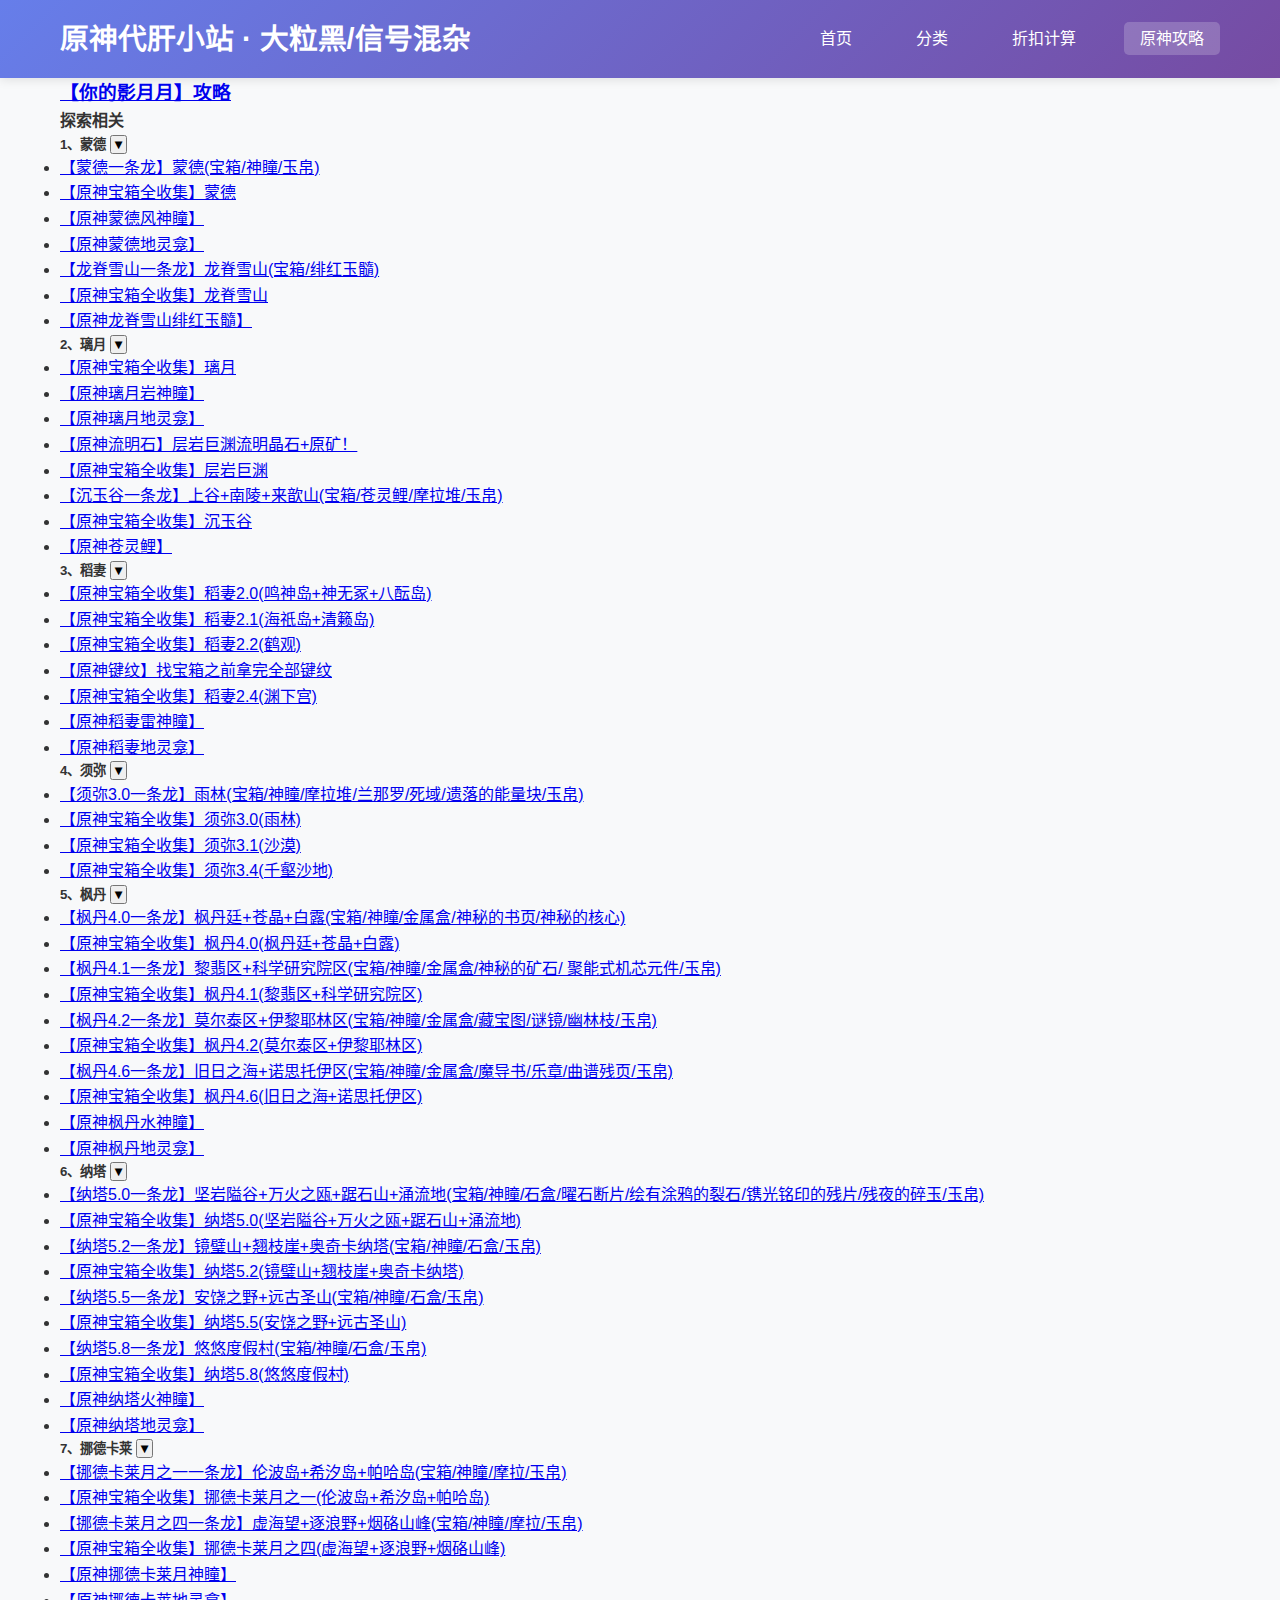
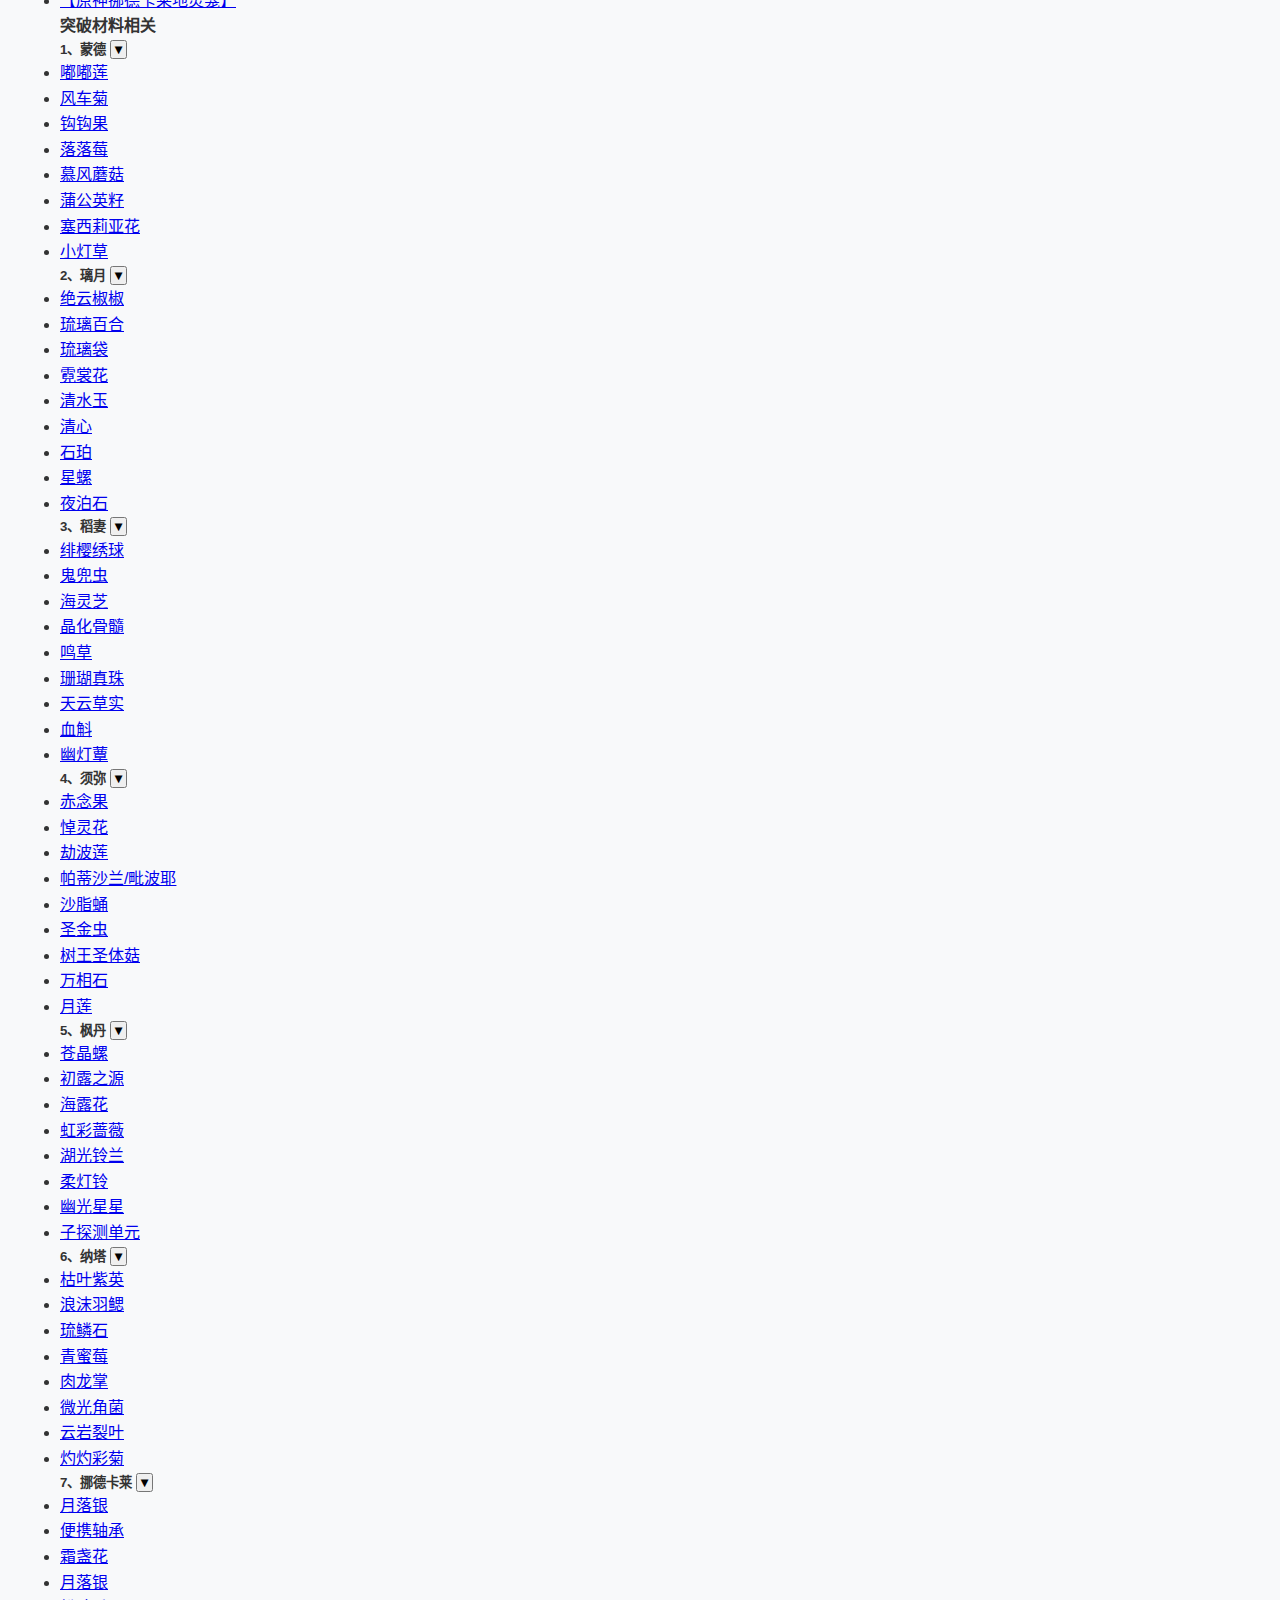
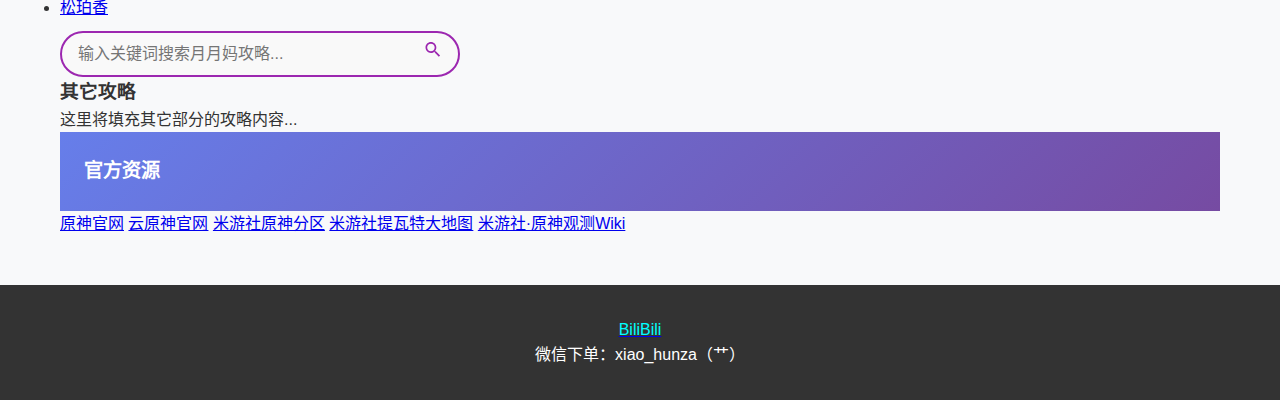
<file: guide.html>
<!DOCTYPE html>
<html lang="zh-CN">
<head>
    <meta charset="UTF-8">
    <meta name="viewport" content="width=device-width, initial-scale=1.0">
    <title>原神攻略 - 原神代肝小站</title>
    <link rel="stylesheet" href="css/style.css">
</head>
<body>
    <header>
        <nav class="navbar">
            <div class="nav-container">
                <div class="nav-header">
                    <h1 class="logo">原神代肝小站 · 大粒黑/信号混杂</h1>
                    <div class="hamburger">
                        <span></span>
                        <span></span>
                        <span></span>
                    </div>
                </div>
                <ul class="nav-menu">
                    <li><a href="index.html">首页</a></li>
                    <li><a href="categories.html">分类</a></li>
                    <li><a href="discount.html">折扣计算</a></li>
                    <li><a href="guide.html" class="active">原神攻略</a></li>
                </ul>
            </div>
        </nav>
    </header>

    <main>
        <section class="guide-container">
            <div class="container">
                <div class="guide-layout">
                    <!-- 左侧主要内容 -->
                    <div class="guide-content">
                        
                        <!-- 第一部分：你的影月月部分攻略 -->
                        <section class="guide-section">
                            <a href="https://www.bilibili.com/opus/584731111270182817" target="_blank"><h3>【你的影月月】攻略</h3></a>
                            
                            <div class="guide-subsections">
                                <!-- 探索相关 -->
                                <div class="guide-subsection">
                                    <h4>探索相关</h4>
                                    
                                    <!-- 蒙德 -->
                                    <div class="collapsible-section">
                                        <h5 class="collapsible-header">
                                            <span>1、蒙德</span>
                                            <button class="collapsible-btn">▼</button>
                                        </h5>
                                        <div class="collapsible-content">
                                            <ul>
                                                <li><a href="https://www.bilibili.com/video/BV1cE4m197fY" target="_blank">【蒙德一条龙】蒙德(宝箱/神瞳/玉帛)</a></li>
                                                <li><a href="https://www.bilibili.com/video/BV1oa4y1H7b5" target="_blank">【原神宝箱全收集】蒙德</a></li>
                                                <li><a href="https://www.bilibili.com/video/BV13y4y1z7Re" target="_blank">【原神蒙德风神瞳】</a></li>
                                                <li><a href="https://www.bilibili.com/video/BV1PX4y1N7Vj" target="_blank">【原神蒙德地灵龛】</a></li>
                                                <li><a href="https://www.bilibili.com/video/BV1N64y1r74Q" target="_blank">【龙脊雪山一条龙】龙脊雪山(宝箱/绯红玉髓)</a></li>
                                                <li><a href="https://www.bilibili.com/video/BV1N64y1r74Q" target="_blank">【原神宝箱全收集】龙脊雪山</a></li>
                                                <li><a href="https://www.bilibili.com/video/BV14a4y1p7Sg" target="_blank">【原神龙脊雪山绯红玉髓】</a></li>
                                            </ul>
                                        </div>
                                    </div>
                                    
                                    <!-- 璃月 -->
                                    <div class="collapsible-section">
                                        <h5 class="collapsible-header">
                                            <span>2、璃月</span>
                                            <button class="collapsible-btn">▼</button>
                                        </h5>
                                        <div class="collapsible-content">
                                            <ul>
                                                <li><a href="https://www.bilibili.com/video/BV1Ah41117hc" target="_blank">【原神宝箱全收集】璃月</a></li>
                                                <li><a href="https://www.bilibili.com/video/BV1Df4y1i7jB" target="_blank">【原神璃月岩神瞳】</a></li>
                                                <li><a href="https://www.bilibili.com/video/BV1Ni4y1F7y1" target="_blank">【原神璃月地灵龛】</a></li>
                                                <li><a href="https://www.bilibili.com/video/BV1Yu411v7w6" target="_blank">【原神流明石】层岩巨渊流明晶石+原矿！</a></li>
                                                <li><a href="https://www.bilibili.com/video/BV1ru411v7jr" target="_blank">【原神宝箱全收集】层岩巨渊</a></li>
                                                <li><a href="https://www.bilibili.com/video/BV13A4m1j7d8" target="_blank">【沉玉谷一条龙】上谷+南陵+来歆山(宝箱/苍灵鲤/摩拉堆/玉帛)</a></li>
                                                <li><a href="https://www.bilibili.com/video/BV1Kx4y117df" target="_blank">【原神宝箱全收集】沉玉谷</a></li>
                                                <li><a href="https://www.bilibili.com/video/BV1sx4y1Z71G" target="_blank">【原神苍灵鲤】</a></li>
                                            </ul>
                                        </div>
                                    </div>
                                    
                                    <!-- 稻妻 -->
                                    <div class="collapsible-section">
                                        <h5 class="collapsible-header">
                                            <span>3、稻妻</span>
                                            <button class="collapsible-btn">▼</button>
                                        </h5>
                                        <div class="collapsible-content">
                                            <ul>
                                                <li><a href="https://www.bilibili.com/video/BV1zV411p7Y7" target="_blank">【原神宝箱全收集】稻妻2.0(鸣神岛+神无冢+八酝岛)</a></li>
                                                <li><a href="https://www.bilibili.com/video/BV16A411c7Pn" target="_blank">【原神宝箱全收集】稻妻2.1(海祇岛+清籁岛)</a></li>
                                                <li><a href="https://www.bilibili.com/video/BV1qU4y1w77W" target="_blank">【原神宝箱全收集】稻妻2.2(鹤观)</a></li>
                                                <li><a href="https://www.bilibili.com/video/BV1ZY411a72x" target="_blank">【原神键纹】找宝箱之前拿完全部键纹</a></li>
                                                <li><a href="https://www.bilibili.com/video/BV143411e7Wk" target="_blank">【原神宝箱全收集】稻妻2.4(渊下宫)</a></li>
                                                <li><a href="https://www.bilibili.com/video/BV1NV411p7wp" target="_blank">【原神稻妻雷神瞳】</a></li>
                                                <li><a href="https://www.bilibili.com/video/BV1db4y167fQ" target="_blank">【原神稻妻地灵龛】</a></li>
                                            </ul>
                                        </div>
                                    </div>
                                    
                                    <!-- 须弥 -->
                                    <div class="collapsible-section"> 
                                        <h5 class="collapsible-header"> 
                                            <span>4、须弥</span>
                                            <button class="collapsible-btn">▼</button>
                                        </h5>
                                        <div class="collapsible-content">
                                            <ul>
                                                <li><a href="https://www.bilibili.com/video/BV1xw4m1v7cf" target="_blank">【须弥3.0一条龙】雨林(宝箱/神瞳/摩拉堆/兰那罗/死域/遗落的能量块/玉帛)</a></li>
                                                <li><a href="https://www.bilibili.com/video/BV1jt4y1n7Rd" target="_blank">【原神宝箱全收集】须弥3.0(雨林)</a></li>
                                                <li><a href="https://www.bilibili.com/video/BV1JP411E7fV" target="_blank">【原神宝箱全收集】须弥3.1(沙漠)</a></li>
                                                <li><a href="https://www.bilibili.com/video/BV1mY4y1Z7Ku" target="_blank">【原神宝箱全收集】须弥3.4(千壑沙地)</a></li>
                                            </ul>
                                        </div>
                                    </div>
                                    
                                    <!-- 枫丹 -->
                                    <div class="collapsible-section">
                                        <h5 class="collapsible-header">
                                            <span>5、枫丹</span>
                                            <button class="collapsible-btn">▼</button>
                                        </h5>
                                        <div class="collapsible-content">
                                            <ul>
                                                <li><a href="https://www.bilibili.com/video/BV1Cm4y1n7VS" target="_blank">【枫丹4.0一条龙】枫丹廷+苍晶+白露(宝箱/神瞳/金属盒/神秘的书页/神秘的核心)​</a></li>
                                                <li><a href="https://www.bilibili.com/video/BV1pN411q7wH" target="_blank">【原神宝箱全收集】枫丹4.0(枫丹廷+苍晶+白露)​</a></li>
                                                <li><a href="https://www.bilibili.com/video/BV16z4y137cn" target="_blank">【枫丹4.1一条龙】黎翡区+科学研究院区(宝箱/神瞳/金属盒/神秘的矿石/ 聚能式机芯元件/玉帛)​</a></li>
                                                <li><a href="https://www.bilibili.com/video/BV1LH4y1Z7tH" target="_blank">【原神宝箱全收集】枫丹4.1(黎翡区+科学研究院区)​</a></li>
                                                <li><a href="https://www.bilibili.com/video/BV1ww411x7rm" target="_blank">【枫丹4.2一条龙】莫尔泰区+伊黎耶林区(宝箱/神瞳/金属盒/藏宝图/谜镜/幽林枝/玉帛)​</a></li>
                                                <li><a href="https://www.bilibili.com/video/BV1oz4y1w7GK" target="_blank">【原神宝箱全收集】枫丹4.2(莫尔泰区+伊黎耶林区)​</a></li>
                                                <li><a href="https://www.bilibili.com/video/BV1qH4y1A74y" target="_blank">【枫丹4.6一条龙】旧日之海+诺思托伊区(宝箱/神瞳/金属盒/魔导书/乐章/曲谱残页/玉帛)</a>​</li>
                                                <li><a href="https://www.bilibili.com/video/BV1i1421R7wv" target="_blank">【原神宝箱全收集】枫丹4.6(旧日之海+诺思托伊区)​</li>
                                                <li><a href="https://www.bilibili.com/video/BV1Lm4y1H75S" target="_blank">【原神枫丹水神瞳】​​</a>​</li>
                                                <li><a href="https://www.bilibili.com/video/BV1UB4y1f7t3" target="_blank">【原神枫丹地灵龛】​</a></li>
                                            </ul>
                                        </div>
                                    </div>
                                    
                                    <!-- 纳塔 -->
                                    <div class="collapsible-section">
                                        <h5 class="collapsible-header">
                                            <span>6、纳塔</span>
                                            <button class="collapsible-btn">▼</button>
                                        </h5>
                                        <div class="collapsible-content">
                                            <ul>
                                                <li><a href="https://www.bilibili.com/video/BV14Z421L7DN" target="_blank">【纳塔5.0一条龙】坚岩隘谷+万火之瓯+踞石山+涌流地(宝箱/神瞳/石盒/曜石断片/绘有涂鸦的裂石/镌光铭印的残片/残夜的碎玉/玉帛)​</a></li>
                                                <li><a href="https://www.bilibili.com/video/BV1bCpKe7EGz" target="_blank">【原神宝箱全收集】纳塔5.0(坚岩隘谷+万火之瓯+踞石山+涌流地)​</a></li>
                                                <li><a href="https://www.bilibili.com/video/BV1P6SNYREo8" target="_blank">【纳塔5.2一条龙】镜璧山+翘枝崖+奥奇卡纳塔(宝箱/神瞳/石盒/玉帛)​</a></li>
                                                <li><a href="https://www.bilibili.com/video/BV1Z8UDYKEo3" target="_blank">【原神宝箱全收集】纳塔5.2(镜璧山+翘枝崖+奥奇卡纳塔)​</a></li>
                                                <li><a href="https://www.bilibili.com/video/BV13zoeYeEuJ" target="_blank">【纳塔5.5一条龙】安饶之野+远古圣山(宝箱/神瞳/石盒/玉帛)​</a></li>
                                                <li><a href="https://www.bilibili.com/video/BV1caZ5YhEYN" target="_blank">【原神宝箱全收集】纳塔5.5(安饶之野+远古圣山)​</a></li>
                                                <li><a href="https://www.bilibili.com/video/BV1AihAz5EsW" target="_blank">【纳塔5.8一条龙】悠悠度假村(宝箱/神瞳/石盒/玉帛)​</a></li>
                                                <li><a href="https://www.bilibili.com/video/BV1KR8Cz8Exb" target="_blank">【原神宝箱全收集】纳塔5.8(悠悠度假村)​</a></li>
                                                <li><a href="https://www.bilibili.com/video/BV1yW421X7Rp" target="_blank">【原神纳塔火神瞳】​</a></li>
                                                <li><a href="https://www.bilibili.com/video/BV1KR4y1T7ie" target="_blank">【原神纳塔地灵龛】​</a></li>
                                            </ul>
                                        </div>
                                    </div>
                                    
                                    <!-- 挪德卡莱 -->
                                    <div class="collapsible-section">
                                        <h5 class="collapsible-header">
                                            <span>7、挪德卡莱</span>
                                            <button class="collapsible-btn">▼</button>
                                        </h5>
                                        <div class="collapsible-content">
                                            <ul>
                                                <li><a href="https://www.bilibili.com/video/BV1CMHQzsEJV" target="_blank">【挪德卡莱月之一一条龙】伦波岛+希汐岛+帕哈岛(宝箱/神瞳/摩拉/玉帛)​</a></li>
                                                <li><a href="https://www.bilibili.com/video/BV1k3p5zDENe" target="_blank">【原神宝箱全收集】挪德卡莱月之一(伦波岛+希汐岛+帕哈岛)​</a></li>
                                                <li><a href="https://www.bilibili.com/video/BV1qprpBcEZN" target="_blank">【挪德卡莱月之四一条龙】虚海望+逐浪野+烟硌山峰(宝箱/神瞳/摩拉/玉帛)​</a></li>
                                                <li><a href="https://www.bilibili.com/video/BV17jkPBjELn" target="_blank">【原神宝箱全收集】挪德卡莱月之四(虚海望+逐浪野+烟硌山峰)​</a></li>
                                                <li><a href="https://www.bilibili.com/video/BV11vHizDEfK" target="_blank">【原神挪德卡莱月神瞳】​</a></li>
                                                <li><a href="https://www.bilibili.com/video/BV1fa411k7nr" target="_blank">【原神挪德卡莱地灵龛】​</a></li>
                                            </ul>
                                        </div>
                                    </div>
                                </div>
                                
                                
                                <!-- 突破材料相关 -->
                                <div class="guide-subsection">
                                    <h4>突破材料相关</h4>
                                     <!-- 蒙德 -->
                                    <div class="collapsible-section">
                                        <h5 class="collapsible-header">
                                            <span>1、蒙德</span>
                                            <button class="collapsible-btn">▼</button>
                                        </h5>
                                        <div class="collapsible-content">
                                            <ul>
                                                <li><a href="https://www.bilibili.com/video/BV13t4y1z7iv" target="_blank">嘟嘟莲​</a></li>
                                                <li><a href="https://www.bilibili.com/video/BV1Pv411e7qx" target="_blank">风车菊​</a></li>
                                                <li><a href="https://www.bilibili.com/video/BV1uv411e73S" target="_blank">钩钩果​</a></li>
                                                <li><a href="https://www.bilibili.com/video/BV1Rz4y1m7mv" target="_blank">落落莓​</a></li>
                                                <li><a href="https://www.bilibili.com/video/BV1Eh411C7mV" target="_blank">慕风蘑菇​</a></li>
                                                <li><a href="https://www.bilibili.com/video/BV1Pf4y1C7XD" target="_blank">蒲公英籽​</a></li>
                                                <li><a href="https://www.bilibili.com/video/BV1ky4y1n7ei" target="_blank">塞西莉亚花​</a></li>
                                                <li><a href="https://www.bilibili.com/video/BV12r4y1K7fj" target="_blank">小灯草​</a></li>
                                            </ul>
                                        </div>
                                    </div>
                                    
                                    <!-- 璃月 -->
                                    <div class="collapsible-section">
                                        <h5 class="collapsible-header">
                                            <span>2、璃月</span>
                                            <button class="collapsible-btn">▼</button>
                                        </h5>
                                        <div class="collapsible-content">
                                            <ul>
                                                <li><a href="https://www.bilibili.com/video/BV1mo4y19769" target="_blank">绝云椒椒​</a></li>
                                                <li><a href="https://www.bilibili.com/video/BV1AA411g7Ay" target="_blank">琉璃百合​</a></li>
                                                <li><a href="https://www.bilibili.com/video/BV1rh411C7hV" target="_blank">琉璃袋​</a></li>
                                                <li><a href="https://www.bilibili.com/video/BV1Py4y1Y79C" target="_blank">霓裳花​</a></li>
                                                <li><a href="https://www.bilibili.com/video/BV1i44y1F7U7" target="_blank">清水玉​</a></li>
                                                <li><a href="https://www.bilibili.com/video/BV17f4y1r7BU" target="_blank">清心​</a></li>
                                                <li><a href="https://www.bilibili.com/video/BV1jf4y1z7Mx" target="_blank">石珀​</a></li>
                                                <li><a href="https://www.bilibili.com/video/BV1z54y1Y7iq" target="_blank">星螺​</a></li>
                                                <li><a href="https://www.bilibili.com/video/BV1Kf4y167Kb" target="_blank">夜泊石​</a></li>
                                            </ul>
                                        </div>
                                    </div>
                                    
                                    <!-- 稻妻 -->
                                    <div class="collapsible-section">
                                        <h5 class="collapsible-header">
                                            <span>3、稻妻</span>
                                            <button class="collapsible-btn">▼</button>
                                        </h5>
                                        <div class="collapsible-content">
                                            <ul>
                                                <li><a href="https://www.bilibili.com/video/BV1bV411p7KK" target="_blank">绯樱绣球​</a></li>
                                                <li><a href="https://www.bilibili.com/video/BV1y34y1D7T4" target="_blank">鬼兜虫​</a></li>
                                                <li><a href="https://www.bilibili.com/video/BV1Ty4y177mS" target="_blank">海灵芝​</a></li>
                                                <li><a href="https://www.bilibili.com/video/BV1ZL411J7EW" target="_blank">晶化骨髓​</a></li>
                                                <li><a href="https://www.bilibili.com/video/BV1aM4y1T762" target="_blank">鸣草​</a></li>
                                                <li><a href="https://www.bilibili.com/video/BV1Cg411F7RA" target="_blank">珊瑚真珠​</a></li>
                                                <li><a href="https://www.bilibili.com/video/BV1Fq4y1T7h3" target="_blank">天云草实​</a></li>
                                                <li><a href="https://www.bilibili.com/video/BV1hM4y1N71Y" target="_blank">血斛​</a></li>
                                                <li><a href="https://www.bilibili.com/video/BV1PQ4y1Q7Fo" target="_blank">幽灯蕈​</a></li>
                                            </ul>
                                        </div>
                                    </div>
                                    
                                    <!-- 须弥 -->
                                    <div class="collapsible-section"> 
                                        <h5 class="collapsible-header"> 
                                            <span>4、须弥</span>
                                            <button class="collapsible-btn">▼</button>
                                        </h5>
                                        <div class="collapsible-content">
                                            <ul>
                                               <li><a href="https://www.bilibili.com/video/BV1fN4y1w7F9" target="_blank">赤念果​</a></li>
                                                <li><a href="https://www.bilibili.com/video/BV19T411H778" target="_blank">悼灵花​</a></li>
                                                <li><a href="https://www.bilibili.com/video/BV1Fa411G7sk" target="_blank">劫波莲​</a></li>
                                                <li><a href="https://www.bilibili.com/video/BV13d4y197UQ" target="_blank">帕蒂沙兰/毗波耶​</a></li>
                                                <li><a href="https://www.bilibili.com/video/BV1kT411Z75d" target="_blank">沙脂蛹​</a></li>
                                                <li><a href="https://www.bilibili.com/video/BV1de4y1B7Mf" target="_blank">圣金虫​</a></li>
                                                <li><a href="https://www.bilibili.com/video/BV1Kd4y137rT" target="_blank">树王圣体菇​</a></li>
                                                <li><a href="https://www.bilibili.com/video/BV1Ws4y127oh" target="_blank">万相石​</a></li>
                                                <li><a href="https://www.bilibili.com/video/BV16V4y1u7Do" target="_blank">月莲​</a></li>
                                            </ul>
                                        </div>
                                    </div>
                                    
                                    <!-- 枫丹 -->
                                    <div class="collapsible-section">
                                        <h5 class="collapsible-header">
                                            <span>5、枫丹</span>
                                            <button class="collapsible-btn">▼</button>
                                        </h5>
                                        <div class="collapsible-content">
                                            <ul>
                                               <li><a href="https://www.bilibili.com/video/BV1Bw411w7Dr" target="_blank">苍晶螺​</a></li>
                                                <li><a href="https://www.bilibili.com/video/BV1zc411i7Dz" target="_blank">初露之源​</a></li>
                                                <li><a href="https://www.bilibili.com/video/BV1xu4y1y7kS" target="_blank">海露花​</a></li>
                                                <li><a href="https://www.bilibili.com/video/BV1sp4y1J7Z8" target="_blank">虹彩蔷薇​</a></li>
                                                <li><a href="https://www.bilibili.com/video/BV16Q4y1n7DN" target="_blank">湖光铃兰​</a></li>
                                                <li><a href="https://www.bilibili.com/video/BV1cz4y1u78F" target="_blank">柔灯铃​</a></li>
                                                <li><a href="https://www.bilibili.com/video/BV1Tj411h78z" target="_blank">幽光星星​</a></li>
                                                <li><a href="https://www.bilibili.com/video/BV1ZB4y1f7St" target="_blank">子探测单元​</a></li>
                                            </ul>
                                        </div>
                                    </div>
                                    
                                    <!-- 纳塔 -->
                                    <div class="collapsible-section">
                                        <h5 class="collapsible-header">
                                            <span>6、纳塔</span>
                                            <button class="collapsible-btn">▼</button>
                                        </h5>
                                        <div class="collapsible-content">
                                            <ul>
                                               <li><a href="https://www.bilibili.com/video/BV1DgSKYPEz1" target="_blank">枯叶紫英</a></li>
                                                <li><a href="https://www.bilibili.com/video/BV1Q2421Z7Lz" target="_blank">浪沫羽鳃</a></li>
                                                <li><a href="https://www.bilibili.com/video/BV1h9ZAY2EPy" target="_blank">琉鳞石</a></li>
                                                <li><a href="https://www.bilibili.com/video/BV1LT421z7C8" target="_blank">青蜜莓</a></li>
                                                <li><a href="https://www.bilibili.com/video/BV1Ddp5e3ExD" target="_blank">肉龙掌</a></li>
                                                <li><a href="https://www.bilibili.com/video/BV15TBiYbEMN" target="_blank">微光角菌</a></li>
                                                <li><a href="https://www.bilibili.com/video/BV17mZTYTEBP" target="_blank">云岩裂叶</a></li>
                                                <li><a href="https://www.bilibili.com/video/BV1w24BegEzH" target="_blank">灼灼彩菊</a></li>
                                            </ul>
                                        </div>
                                    </div>
                                    
                                    <!-- 挪德卡莱 -->
                                    <div class="collapsible-section">
                                        <h5 class="collapsible-header">
                                            <span>7、挪德卡莱</span>
                                            <button class="collapsible-btn">▼</button>
                                        </h5>
                                        <div class="collapsible-content">
                                            <ul>
                                                <li><a href="https://www.bilibili.com/video/BV1X6HvztEcB" target="_blank">月落银</a></li>
                                                <li><a href="https://www.bilibili.com/video/BV1jGpJzxEej" target="_blank">便携轴承</a></li>
                                                <li><a href="https://www.bilibili.com/video/BV1ccHozvEVN" target="_blank">霜盏花</a></li>
                                                <li><a href="https://www.bilibili.com/video/BV1fBrHBcEW3" target="_blank">月落银</a></li>
                                                <li><a href="https://www.bilibili.com/video/BV1HqrWB6E52" target="_blank">松珀香​</a></li>
                                            </ul>
                                        </div>
                                    </div>
                                </div>
                                
                                
                                <!-- B站搜索功能 -->
                                <div class="guide-subsection">
                                    <div class="search-container" style="display: flex; align-items: center; margin-top: 10px;">
                                        <div style="position: relative; width: 100%; max-width: 400px;">
                                            <input 
                                                type="text" 
                                                id="bilibili-search" 
                                                placeholder="输入关键词搜索月月妈攻略..." 
                                                style="
                                                    width: 100%;
                                                    padding: 12px 40px 12px 16px;
                                                    border: 2px solid #9c27b0;
                                                    border-radius: 25px;
                                                    font-size: 16px;
                                                    outline: none;
                                                    transition: all 0.3s ease;
                                                    background-color: #f9f9f9;
                                                    color: #333;
                                                "
                                                onfocus="this.style.borderColor='#673ab7'; this.style.boxShadow='0 0 0 3px rgba(103, 58, 183, 0.1)'; this.style.backgroundColor='#fff'"
                                                onblur="this.style.borderColor='#9c27b0'; this.style.boxShadow='none'; this.style.backgroundColor='#f9f9f9'"
                                            />
                                            <div 
                                                style="
                                                    position: absolute;
                                                    right: 12px;
                                                    top: 50%;
                                                    transform: translateY(-50%);
                                                    color: #9c27b0;
                                                    cursor: pointer;
                                                    font-size: 18px;
                                                    padding: 5px;
                                                "
                                                onclick="document.getElementById('bilibili-search').dispatchEvent(new KeyboardEvent('keypress', {key: 'Enter'}))"
                                            >
                                                <svg width="20" height="20" viewBox="0 0 24 24" fill="currentColor">
                                                    <path d="M15.5 14h-.79l-.28-.27C15.41 12.59 16 11.11 16 9.5 16 5.91 13.09 3 9.5 3S3 5.91 3 9.5 5.91 16 9.5 16c1.61 0 3.09-.59 4.23-1.57l.27.28v.79l5 4.99L20.49 19l-4.99-5zm-6 0C7.01 14 5 11.99 5 9.5S7.01 5 9.5 5 14 7.01 14 9.5 11.99 14 9.5 14z"/>
                                                </svg>
                                            </div>
                                        </div>
                                        <script>
                                            document.getElementById('bilibili-search').addEventListener('keypress', function(e) {
                                                if (e.key === 'Enter') {
                                                    const keyword = encodeURIComponent(this.value.trim());
                                                    if (keyword) {
                                                        window.open(`https://space.bilibili.com/431073645/search?keyword=${keyword}`, '_blank');
                                                    }
                                                }
                                            });
                                        </script>
                                    </div>
                                </div>

                            </div>
                        </section>
                        
                        <!-- 第二部分：其它部分攻略 -->
                        <section class="guide-section">
                            <h3>其它攻略</h3>
                            <p>这里将填充其它部分的攻略内容...</p>
                        </section>
                    </div>
                    
                    <!-- 右侧官方链接 -->
                    <aside class="guide-sidebar">
                        <div class="sidebar-header">
                            <h3>官方资源</h3>
                        </div>
                        <div class="official-links">
                            <a href="https://ys.mihoyo.com/" target="_blank" rel="noopener noreferrer" class="official-link-btn">原神官网</a>
                            <a href="https://ys.mihoyo.com/cloud/" target="_blank" rel="noopener noreferrer" class="official-link-btn">云原神官网</a>
                            <a href="https://www.miyoushe.com/ys/" target="_blank" rel="noopener noreferrer" class="official-link-btn">米游社原神分区</a>
                            <a href="https://act.mihoyo.com/ys/app/interactive-map/index.html" target="_blank" rel="noopener noreferrer" class="official-link-btn">米游社提瓦特大地图</a>
                            <a href="https://baike.mihoyo.com/ys/obc/" target="_blank" rel="noopener noreferrer" class="official-link-btn">米游社·原神观测Wiki</a>
                        </div>
                    </aside>
                </div>
            </div>
        </section>
    </main>



    <script src="js/navbar.js"></script>
    
    <!-- 折叠功能JavaScript -->
    <script>
        // 选择所有折叠部分头部
        const collapsibleHeaders = document.querySelectorAll('.collapsible-header');
        
        // 为每个头部添加点击事件监听器
        collapsibleHeaders.forEach(header => {
            header.addEventListener('click', () => {
                // 找到对应的折叠部分
                const collapsibleSection = header.parentElement;
                // 切换active类
                collapsibleSection.classList.toggle('active');
            });
        });
    </script>
    
    <footer>
        <div class="container">
            <a href="https://space.bilibili.com/409252614/" target="_blank" rel="noopener noreferrer">
                <p style="color: aqua;">BiliBili</p>
            </a>
            <p>微信下单：xiao_hunza（艹）</p>
        </div>
    </footer>
</body>
</html>
</file>
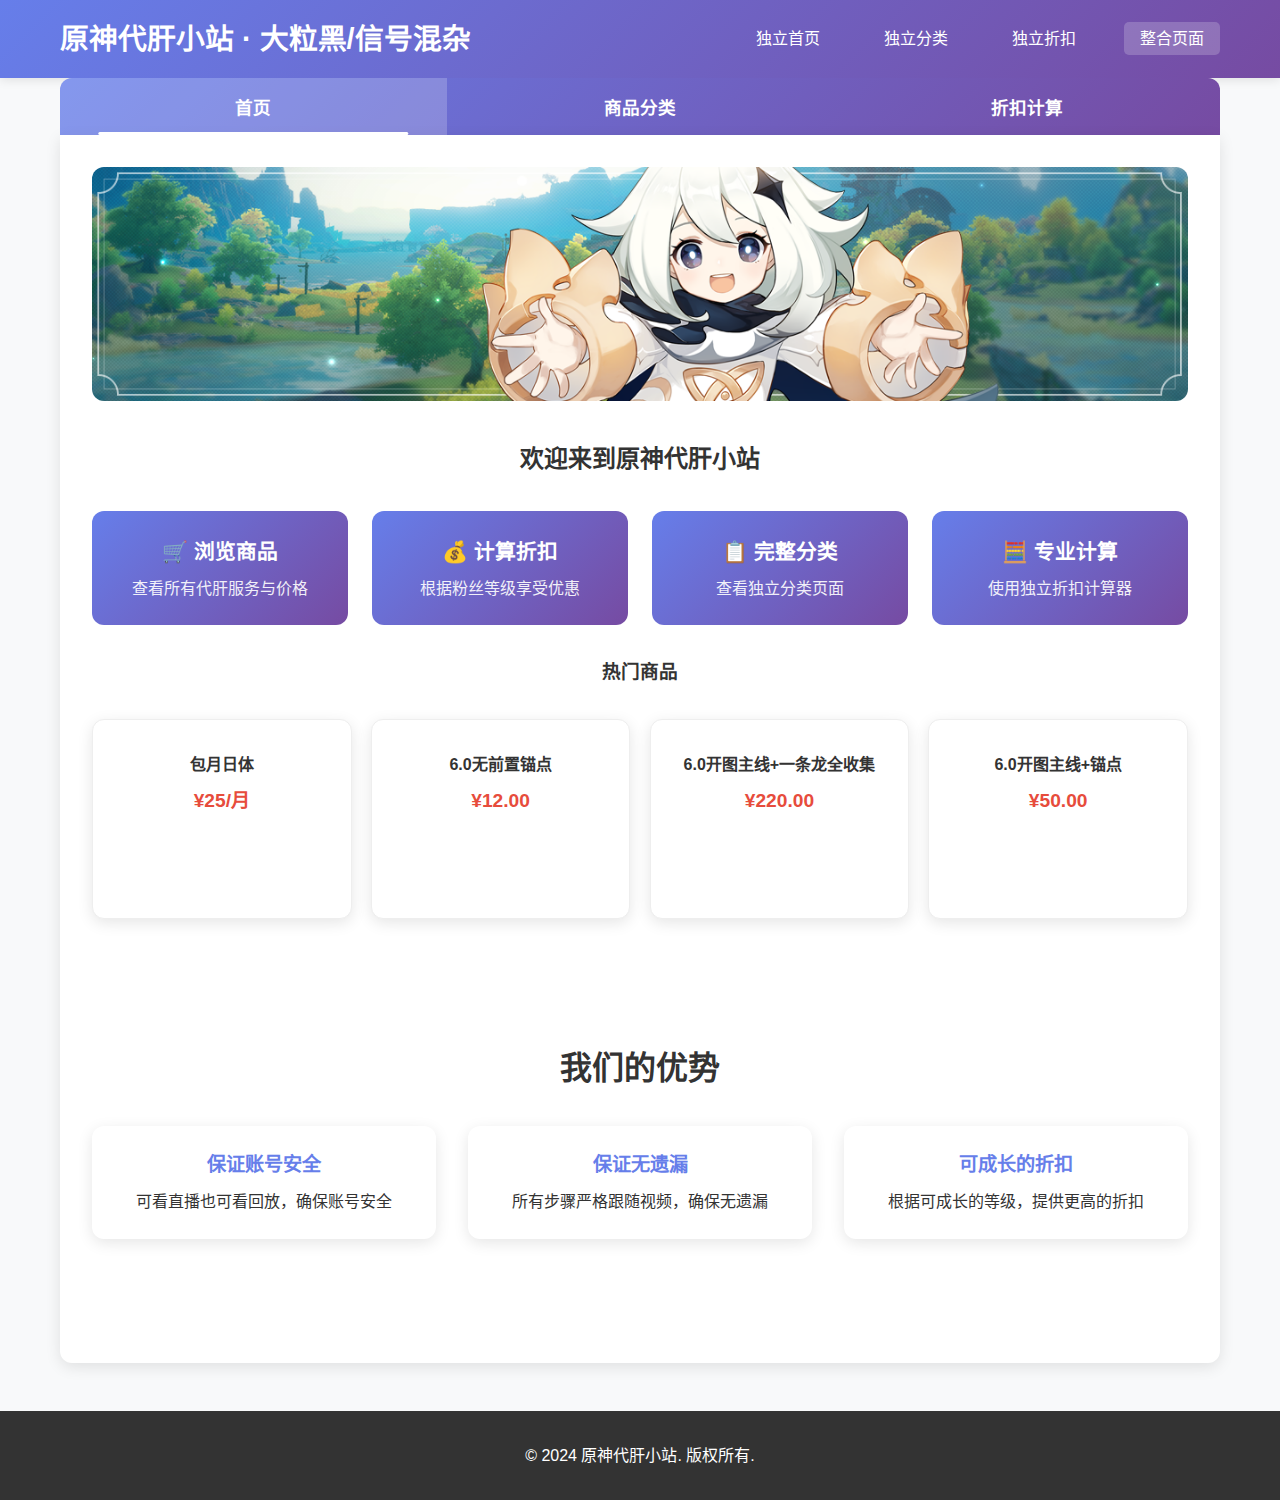
<file: home.html>
<!DOCTYPE html>
<html lang="zh-CN">
<head>
    <meta charset="UTF-8">
    <meta name="viewport" content="width=device-width, initial-scale=1.0">
    <title>原神代肝小站 - 整合页面</title>
    <link rel="stylesheet" href="css/style.css">
    <style>
        /* 标签页样式 */
        .tab-container {
            max-width: 1200px;
            margin: 0 auto;
            padding: 0 20px;
        }
        
        .tab-navigation {
            display: flex;
            background: linear-gradient(135deg, #667eea 0%, #764ba2 100%);
            border-radius: 12px 12px 0 0;
            overflow: hidden;
            margin-bottom: 0;
        }
        
        .tab-btn {
            flex: 1;
            padding: 1rem 2rem;
            background: none;
            border: none;
            color: white;
            font-size: 1.1rem;
            font-weight: bold;
            cursor: pointer;
            transition: all 0.3s ease;
            position: relative;
        }
        
        .tab-btn:hover {
            background: rgba(255, 255, 255, 0.1);
        }
        
        .tab-btn.active {
            background: rgba(255, 255, 255, 0.2);
        }
        
        .tab-btn.active::after {
            content: '';
            position: absolute;
            bottom: 0;
            left: 50%;
            transform: translateX(-50%);
            width: 80%;
            height: 3px;
            background: white;
            border-radius: 2px;
        }
        
        .tab-content {
            display: none;
            background: white;
            border-radius: 0 0 12px 12px;
            box-shadow: 0 4px 15px rgba(0,0,0,0.1);
            padding: 2rem;
            min-height: 600px;
        }
        
        .tab-content.active {
            display: block;
            animation: fadeIn 0.6s ease-out;
        }
        
        /* 首页特定样式 */
        .home-banner {
            width: 100%;
            overflow: hidden;
            margin-bottom: 2rem;
        }
        
        .home-banner img {
            width: 100%;
            height: auto;
            max-height: 300px;
            object-fit: cover;
            border-radius: 12px;
        }
        
        .quick-access {
            display: grid;
            grid-template-columns: repeat(auto-fit, minmax(250px, 1fr));
            gap: 1.5rem;
            margin: 2rem 0;
        }
        
        .quick-card {
            background: linear-gradient(135deg, #667eea 0%, #764ba2 100%);
            color: white;
            padding: 1.5rem;
            border-radius: 12px;
            text-align: center;
            text-decoration: none;
            transition: transform 0.3s, box-shadow 0.3s;
        }
        
        .quick-card:hover {
            transform: translateY(-5px);
            box-shadow: 0 8px 25px rgba(102, 126, 234, 0.4);
        }
        
        .quick-card h3 {
            margin: 0 0 0.5rem 0;
            font-size: 1.3rem;
        }
        
        .quick-card p {
            margin: 0;
            opacity: 0.9;
        }
        
        /* 响应式调整 */
        @media (max-width: 768px) {
            .tab-btn {
                padding: 0.8rem 1rem;
                font-size: 0.9rem;
            }
            
            .quick-access {
                grid-template-columns: 1fr;
            }
        }
    </style>
</head>
<body>
    <header>
        <nav class="navbar">
            <div class="nav-container">
                <h1 class="logo">原神代肝小站 · 大粒黑/信号混杂</h1>
                <ul class="nav-menu">
                    <li><a href="index.html">独立首页</a></li>
                    <li><a href="categories.html">独立分类</a></li>
                    <li><a href="discount.html">独立折扣</a></li>
                    <li><a href="home.html" class="active">整合页面</a></li>
                </ul>
            </div>
        </nav>
    </header>

    <main class="tab-container">
        <div class="tab-navigation">
            <button class="tab-btn active" data-tab="home">首页</button>
            <button class="tab-btn" data-tab="categories">商品分类</button>
            <button class="tab-btn" data-tab="discount">折扣计算</button>
        </div>

        <!-- 首页内容 -->
        <div id="home" class="tab-content active">
            <div class="home-banner">
                <img src="banner.png" alt="原神代肝服务" onerror="this.style.display='none'">
            </div>

            <h2 style="text-align: center; margin-bottom: 2rem; color: #333;">欢迎来到原神代肝小站</h2>
            
            <div class="quick-access">
                <a href="#" class="quick-card" onclick="switchTab('categories'); return false;">
                    <h3>🛒 浏览商品</h3>
                    <p>查看所有代肝服务与价格</p>
                </a>
                
                <a href="#" class="quick-card" onclick="switchTab('discount'); return false;">
                    <h3>💰 计算折扣</h3>
                    <p>根据粉丝等级享受优惠</p>
                </a>
                
                <a href="categories.html" class="quick-card">
                    <h3>📋 完整分类</h3>
                    <p>查看独立分类页面</p>
                </a>
                
                <a href="discount.html" class="quick-card">
                    <h3>🧮 专业计算</h3>
                    <p>使用独立折扣计算器</p>
                </a>
            </div>

            <section class="featured-products">
                <h3 style="text-align: center; margin: 2rem 0 1rem 0; color: #333;">热门商品</h3>
                <div class="product-grid">
                    <div class="product-card">
                        <h4>包月日体</h4>
                        <p class="price">¥25/月</p>
                    </div>
                    <div class="product-card">
                        <h4>6.0无前置锚点</h4>
                        <p class="price">¥12.00</p>
                    </div>
                    <div class="product-card">
                        <h4>6.0开图主线+一条龙全收集</h4>
                        <p class="price">¥220.00</p>
                    </div>
                    <div class="product-card">
                        <h4>6.0开图主线+锚点</h4>
                        <p class="price">¥50.00</p>
                    </div>
                </div>
            </section>

            <section class="features">
                <h3 style="text-align: center; margin: 2rem 0 1rem 0; color: #333;">我们的优势</h3>
                <div class="feature-grid">
                    <div class="feature-item">
                        <h4>保证账号安全</h4>
                        <p>可看直播也可看回放，确保账号安全</p>
                    </div>
                    <div class="feature-item">
                        <h4>保证无遗漏</h4>
                        <p>所有步骤严格跟随视频，确保无遗漏</p>
                    </div>
                    <div class="feature-item">
                        <h4>可成长的折扣</h4>
                        <p>根据可成长的等级，提供更高的折扣</p>
                    </div>
                </div>
            </section>
        </div>

        <!-- 分类页内容 -->
        <div id="categories" class="tab-content">
            <div class="category-header">
                <h2>游戏服务分类</h2>
                <div class="search-box">
                    <input type="text" placeholder="搜索服务..." class="search-input" id="tabSearchInput">
                    <button class="search-btn" onclick="performTabSearch()">搜索</button>
                </div>
            </div>
            
            <div class="category-layout">
                <aside class="category-sidebar">
                    <div class="sidebar-header">
                        <h3>全部分类</h3>
                    </div>
                    <ul class="category-list">
                        <li class="category-item active" data-category="all">全部服务</li>
                        <li class="category-item" data-category="task">任务类</li>
                        <li class="category-item" data-category="explore">探索类</li>
                        <li class="category-item" data-category="collect">采集类</li>
                        <li class="category-item" data-category="combat">打怪类</li>
                        <li class="category-item" data-category="account">账号托管</li>
                        <li class="category-item" data-category="fishing">钓鱼类</li>
                        <li class="category-item" data-category="other">其它</li>
                    </ul>

                    <div class="price-rules">
                        <h3>价格规则说明</h3>
                        <p><strong>痛苦号界定标准</strong> (满足任意1条即为痛苦号)：</p>
                        <ul>
                            <li>世界等级 ≤ 7</li>
                            <li>5星角色突破90级数量 &lt; 5</li>
                        </ul>
                        <p>若为痛苦号则价格<strong> × 1.5</strong></p>
                        <p>加急价格<strong> × 3</strong></p>
                    </div>
                </aside>

                <div class="category-content">
                    <div class="content-header">
                        <h3>全部服务</h3>
                        <div class="filter-options">
                            <select class="filter-select" id="tabFilterSelect">
                                <option value="default">默认排序</option>
                                <option value="price-asc">价格从低到高</option>
                                <option value="price-desc">价格从高到低</option>
                                <option value="new">新品优先</option>
                            </select>
                        </div>
                    </div>

                    <div class="product-grid" id="tabProductGrid">
                        <!-- 任务类商品 -->
                        <div class="product-card" data-category="task">
                            <div class="product-info">
                                <h4>捕风的异乡人</h4>
                                <div class="product-details">
                                    <p class="product-desc">蒙德主线任务</p>
                                    <p class="product-desc">序章 · 第一幕</p>
                                    <div class="price-section">
                                        <span class="current-price">¥15.00</span>
                                    </div>
                                </div>
                            </div>
                        </div>

                        <div class="product-card" data-category="task">
                            <div class="product-info">
                                <h4>为了没有眼泪的明天</h4>
                                <div class="product-details">
                                    <p class="product-desc">蒙德主线任务</p>
                                    <p class="product-desc">序章 · 第二幕</p>
                                    <div class="price-section">
                                        <span class="current-price">¥15.00</span>
                                    </div>
                                </div>
                            </div>
                        </div>

                        <!-- 探索类商品 -->
                        <div class="product-card" data-category="explore">
                            <div class="product-info">
                                <h4>枫丹·佩特莉可镇+旧日之海</h4>
                                <div class="product-details">
                                    <p class="product-desc">地图探索任务</p>
                                    <p class="product-desc">包任务完成</p>
                                    <div class="price-section">
                                        <span class="current-price">¥70.00</span>
                                    </div>
                                </div>
                            </div>
                        </div>

                        <div class="product-card" data-category="explore">
                            <div class="product-info">
                                <h4>璃月·沉玉谷</h4>
                                <div class="product-details">
                                    <p class="product-desc">地图探索任务</p>
                                    <p class="product-desc">包任务完成</p>
                                    <div class="price-section">
                                        <span class="current-price">¥90.00</span>
                                    </div>
                                </div>
                            </div>
                        </div>

                        <!-- 采集类商品 -->
                        <div class="product-card" data-category="collect">
                            <div class="product-info">
                                <h4>纳塔特产采集</h4>
                                <div class="product-details">
                                    <p class="product-desc">纳塔地区特产</p>
                                    <p class="product-desc">全种类采集</p>
                                    <div class="price-section">
                                        <span class="current-price">¥20.00</span>
                                    </div>
                                </div>
                            </div>
                        </div>

                        <div class="product-card" data-category="collect">
                            <div class="product-info">
                                <h4>挪德卡莱特产采集</h4>
                                <div class="product-details">
                                    <p class="product-desc">挪德卡莱地区特产</p>
                                    <p class="product-desc">全种类采集</p>
                                    <div class="price-section">
                                        <span class="current-price">¥25.00</span>
                                    </div>
                                </div>
                            </div>
                        </div>

                        <!-- 打怪类商品 -->
                        <div class="product-card" data-category="combat">
                            <div class="product-info">
                                <h4>白色品质怪物</h4>
                                <div class="product-details">
                                    <p class="product-desc">普通怪物清理</p>
                                    <p class="product-desc">白色品质掉落</p>
                                    <div class="price-section">
                                        <span class="current-price">¥5.00</span>
                                    </div>
                                </div>
                            </div>
                        </div>

                        <div class="product-card" data-category="combat">
                            <div class="product-info">
                                <h4>绿色品质怪物</h4>
                                <div class="product-details">
                                    <p class="product-desc">精英怪物清理</p>
                                    <p class="product-desc">绿色品质掉落</p>
                                    <div class="price-section">
                                        <span class="current-price">¥8.00</span>
                                    </div>
                                </div>
                            </div>
                        </div>

                        <div class="product-card" data-category="combat">
                            <div class="product-info">
                                <h4>蓝色品质怪物</h4>
                                <div class="product-details">
                                    <p class="product-desc">稀有怪物清理</p>
                                    <p class="product-desc">蓝色品质掉落</p>
                                    <div class="price-section">
                                        <span class="current-price">¥12.00</span>
                                    </div>
                                </div>
                            </div>
                        </div>

                        <div class="product-card" data-category="combat">
                            <div class="product-info">
                                <h4>紫色品质怪物</h4>
                                <div class="product-details">
                                    <p class="product-desc">BOSS级怪物清理</p>
                                    <p class="product-desc">紫色品质掉落</p>
                                    <div class="price-section">
                                        <span class="current-price">¥20.00</span>
                                    </div>
                                </div>
                            </div>
                        </div>

                        <!-- 账号托管类商品 -->
                        <div class="product-card" data-category="account">
                            <div class="product-info">
                                <h4>登录领月卡</h4>
                                <div class="product-details">
                                    <p class="product-desc">每日登录领取月卡</p>
                                    <p class="product-desc">保证不漏签</p>
                                    <div class="price-section">
                                        <span class="current-price">¥5.00/月</span>
                                    </div>
                                </div>
                            </div>
                        </div>

                        <div class="product-card" data-category="account">
                            <div class="product-info">
                                <h4>委托+160体力+派遣</h4>
                                <div class="product-details">
                                    <p class="product-desc">日常任务全包</p>
                                    <p class="product-desc">体力充分利用</p>
                                    <div class="price-section">
                                        <span class="current-price">¥25.00/月</span>
                                    </div>
                                </div>
                            </div>
                        </div>

                        <div class="product-card" data-category="account">
                            <div class="product-info">
                                <h4>委托+160体力(可指定1)+派遣</h4>
                                <div class="product-details">
                                    <p class="product-desc">日常任务+体力指定</p>
                                    <p class="product-desc">个性化服务</p>
                                    <div class="price-section">
                                        <span class="current-price">¥30.00/月</span>
                                    </div>
                                </div>
                            </div>
                        </div>

                        <div class="product-card" data-category="account">
                            <div class="product-info">
                                <h4>全托管基础版</h4>
                                <div class="product-details">
                                    <p class="product-desc">委托+体力+派遣+壶币</p>
                                    <p class="product-desc">+锻造+20食物</p>
                                    <div class="price-section">
                                        <span class="current-price">¥35.00/月</span>
                                    </div>
                                </div>
                            </div>
                        </div>

                        <div class="product-card" data-category="account">
                            <div class="product-info">
                                <h4>全托管高级版</h4>
                                <div class="product-details">
                                    <p class="product-desc">委托+体力(可指定1)+派遣</p>
                                    <p class="product-desc">+壶币+锻造+20食物</p>
                                    <div class="price-section">
                                        <span class="current-price">¥40.00/月</span>
                                    </div>
                                </div>
                            </div>
                        </div>

                        <div class="product-card" data-category="account">
                            <div class="product-info">
                                <h4>幽境危战</h4>
                                <div class="product-details">
                                    <p class="product-desc">仅原石奖励</p>
                                    <p class="product-desc">单次完成</p>
                                    <div class="price-section">
                                        <span class="current-price">¥12.00/次</span>
                                    </div>
                                </div>
                            </div>
                        </div>

                        <div class="product-card" data-category="account">
                            <div class="product-info">
                                <h4>版本大活动</h4>
                                <div class="product-details">
                                    <p class="product-desc">仅原石奖励</p>
                                    <p class="product-desc">单次完成</p>
                                    <div class="price-section">
                                        <span class="current-price">¥23.00/次</span>
                                    </div>
                                </div>
                            </div>
                        </div>

                        <div class="product-card" data-category="account">
                            <div class="product-info">
                                <h4>版本小活动</h4>
                                <div class="product-details">
                                    <p class="product-desc">仅原石奖励</p>
                                    <p class="product-desc">单次完成</p>
                                    <div class="price-section">
                                        <span class="current-price">¥9.00/次</span>
                                    </div>
                                </div>
                            </div>
                        </div>

                        <!-- 钓鱼类商品 -->
                        <div class="product-card" data-category="fishing">
                            <div class="product-info">
                                <h4>鱼叉（渔获）满精</h4>
                                <div class="product-details">
                                    <p class="product-desc">钓鱼武器满精炼</p>
                                    <p class="product-desc">保证品质</p>
                                    <div class="price-section">
                                        <span class="current-price">¥40.00</span>
                                    </div>
                                </div>
                            </div>
                        </div>

                        <div class="product-card" data-category="fishing">
                            <div class="product-info">
                                <h4>水管（灰河渡手）满精</h4>
                                <div class="product-details">
                                    <p class="product-desc">钓鱼武器满精炼</p>
                                    <p class="product-desc">保证品质</p>
                                    <div class="price-section">
                                        <span class="current-price">¥40.00</span>
                                    </div>
                                </div>
                            </div>
                        </div>

                        <div class="product-card" data-category="fishing">
                            <div class="product-info">
                                <h4>鱼弓（竭泽）满精</h4>
                                <div class="product-details">
                                    <p class="product-desc">钓鱼武器满精炼</p>
                                    <p class="product-desc">保证品质</p>
                                    <div class="price-section">
                                        <span class="current-price">¥50.00</span>
                                    </div>
                                </div>
                            </div>
                        </div>

                        <div class="product-card" data-category="fishing">
                            <div class="product-info">
                                <h4>成就/书页</h4>
                                <div class="product-details">
                                    <p class="product-desc">钓鱼相关成就</p>
                                    <p class="product-desc">书页收集</p>
                                    <div class="price-section">
                                        <span class="current-price">¥1.00/池</span>
                                    </div>
                                </div>
                            </div>
                        </div>

                        <div class="product-card" data-category="fishing">
                            <div class="product-info">
                                <h4>家具</h4>
                                <div class="product-details">
                                    <p class="product-desc">钓鱼相关家具</p>
                                    <p class="product-desc">装饰收集</p>
                                    <div class="price-section">
                                        <span class="current-price">¥0.10/条</span>
                                    </div>
                                </div>
                            </div>
                        </div>

                        <div class="product-card" data-category="fishing">
                            <div class="product-info">
                                <h4>指定鱼种</h4>
                                <div class="product-details">
                                    <p class="product-desc">特定鱼类钓取</p>
                                    <p class="product-desc">精准服务</p>
                                    <div class="price-section">
                                        <span class="current-price">¥0.10/条</span>
                                    </div>
                                </div>
                            </div>
                        </div>

                        <div class="product-card" data-category="fishing">
                            <div class="product-info">
                                <h4>鱼饵</h4>
                                <div class="product-details">
                                    <p class="product-desc">各种鱼饵制作</p>
                                    <p class="product-desc">钓鱼必备</p>
                                    <div class="price-section">
                                        <span class="current-price">¥0.05/个</span>
                                    </div>
                                </div>
                            </div>
                        </div>

                        <div class="product-card" data-category="fishing">
                            <div class="product-info">
                                <h4>鱼饵图纸</h4>
                                <div class="product-details">
                                    <p class="product-desc">鱼饵制作图纸</p>
                                    <p class="product-desc">配方收集</p>
                                    <div class="price-section">
                                        <span class="current-price">¥1.00/个</span>
                                    </div>
                                </div>
                            </div>
                        </div>

                        <!-- 其它类商品 -->
                        <div class="product-card" data-category="other">
                            <div class="product-info">
                                <h4>千音雅集·单曲</h4>
                                <div class="product-details">
                                    <p class="product-desc">音乐收集服务</p>
                                    <p class="product-desc">单曲完成</p>
                                    <div class="price-section">
                                        <span class="current-price">¥0.50</span>
                                    </div>
                                </div>
                            </div>
                        </div>

                        <div class="product-card" data-category="other">
                            <div class="product-info">
                                <h4>千音雅集·单国家</h4>
                                <div class="product-details">
                                    <p class="product-desc">音乐收集服务</p>
                                    <p class="product-desc">整个国家完成</p>
                                    <div class="price-section">
                                        <span class="current-price">¥5.00</span>
                                    </div>
                                </div>
                            </div>
                        </div>
                    </div>
                </div>
            </div>
        </div>

        <!-- 折扣计算页内容 -->
        <div id="discount" class="tab-content">
            <div class="discount-calculator">
                <h2>折扣计算器</h2>
                <p>根据您的粉丝牌等级和特殊身份享受相应折扣</p>
                
                <div class="calculator-form">
                    <div class="form-group">
                        <label for="tabOriginalPrice">商品原价：</label>
                        <input type="number" id="tabOriginalPrice" placeholder="请输入商品价格" min="0" step="0.01">
                    </div>

                    <div class="form-group">
                        <label for="tabDiscountType">优惠类型：</label>
                        <select id="tabDiscountType">
                            <option value="">请选择优惠类型</option>
                            <option value="fans">粉丝牌优惠</option>
                            <option value="group">群友优惠</option>
                        </select>
                    </div>

                    <div class="form-group" id="tabFansOptions" style="display: none;">
                        <label for="tabFansLevel">粉丝牌等级：</label>
                        <select id="tabFansLevel">
                            <option value="0">请选择等级</option>
                            <option value="1">8~12级 (95折)</option>
                            <option value="2">13~16级 (9折)</option>
                            <option value="3">17~19级 (85折)</option>
                            <option value="4">20~25级 (8折)</option>
                            <option value="5">25级以上 (75折)</option>
                            <option value="6">舰长 (7折)</option>
                        </select>
                    </div>

                    <div class="form-group" id="tabGroupOptions" style="display: none;">
                        <label for="tabGroupLevel">群友等级：</label>
                        <select id="tabGroupLevel">
                            <option value="0">请选择等级</option>
                            <option value="1">黄金 (95折)</option>
                            <option value="2">铂金 (9折)</option>
                            <option value="3">钻石 (85折)</option>
                            <option value="4">王者 (8折)</option>
                            <option value="5">紫牌 (5折)</option>
                        </select>
                    </div>

                    <div class="form-group checkbox-group">
                        <label>特殊优惠：</label>
                        <label class="checkbox-label">
                            <input type="checkbox" id="tabStudentVerified">
                            已验证学生/教师 (85折)
                        </label>
                        <label class="checkbox-label">
                            <input type="checkbox" id="tabStudentUnverified">
                            未验证学生/教师 (9折)
                        </label>
                    </div>

                    <button class="btn-primary" onclick="calculateTabDiscount()">计算折扣</button>

                    <div class="result-section">
                        <h3>计算结果</h3>
                        <div class="result-item">
                            <span>原价：</span>
                            <span id="tabOriginalPriceResult">¥0.00</span>
                        </div>
                        <div class="result-item">
                            <span>折扣金额：</span>
                            <span id="tabDiscountAmount">¥0.00</span>
                        </div>
                        <div class="result-item total">
                            <span>最终价格：</span>
                            <span id="tabFinalPrice">¥0.00</span>
                        </div>
                    </div>
                </div>

                <div class="discount-info">
                    <h3>需要完整功能？</h3>
                    <p>访问 <a href="discount.html">独立折扣计算器</a> 获得更专业的计算体验</p>
                </div>
            </div>
        </div>
    </main>

    <footer>
        <div class="container">
            <p>&copy; 2024 原神代肝小站. 版权所有.</p>
        </div>
    </footer>

    <script>
        // 标签切换功能
        function switchTab(tabName) {
            // 隐藏所有标签内容
            document.querySelectorAll('.tab-content').forEach(tab => {
                tab.classList.remove('active');
            });
            
            // 移除所有按钮的active类
            document.querySelectorAll('.tab-btn').forEach(btn => {
                btn.classList.remove('active');
            });
            
            // 显示选中的标签内容
            document.getElementById(tabName).classList.add('active');
            
            // 为选中的按钮添加active类
            document.querySelector(`[data-tab="${tabName}"]`).classList.add('active');
            
            // 滚动到顶部
            window.scrollTo(0, 0);
        }

        // 为标签按钮添加点击事件
        document.querySelectorAll('.tab-btn').forEach(btn => {
            btn.addEventListener('click', function() {
                const tabName = this.getAttribute('data-tab');
                switchTab(tabName);
            });
        });

        // 折扣类型切换
        document.getElementById('tabDiscountType').addEventListener('change', function() {
            const discountType = this.value;
            document.getElementById('tabFansOptions').style.display = 'none';
            document.getElementById('tabGroupOptions').style.display = 'none';
            
            if (discountType === 'fans') {
                document.getElementById('tabFansOptions').style.display = 'block';
            } else if (discountType === 'group') {
                document.getElementById('tabGroupOptions').style.display = 'block';
            }
        });

        // 特殊优惠复选框互斥
        document.getElementById('tabStudentVerified').addEventListener('change', function() {
            if (this.checked) {
                document.getElementById('tabStudentUnverified').checked = false;
            }
        });

        document.getElementById('tabStudentUnverified').addEventListener('change', function() {
            if (this.checked) {
                document.getElementById('tabStudentVerified').checked = false;
            }
        });

        // 折扣计算函数
        function calculateTabDiscount() {
            const originalPrice = parseFloat(document.getElementById('tabOriginalPrice').value);
            const discountType = document.getElementById('tabDiscountType').value;
            
            if (isNaN(originalPrice) || originalPrice <= 0) {
                alert('请输入有效的商品原价！');
                return;
            }

            let discountRate = 1;
            
            if (discountType === 'fans') {
                const fansLevel = document.getElementById('tabFansLevel').value;
                if (fansLevel === '0') {
                    alert('请选择粉丝牌等级！');
                    return;
                }
                const rates = {1: 0.95, 2: 0.9, 3: 0.85, 4: 0.8, 5: 0.75, 6: 0.7};
                discountRate = rates[fansLevel];
            } else if (discountType === 'group') {
                const groupLevel = document.getElementById('tabGroupLevel').value;
                if (groupLevel === '0') {
                    alert('请选择群友等级！');
                    return;
                }
                const rates = {1: 0.95, 2: 0.9, 3: 0.85, 4: 0.8, 5: 0.5};
                discountRate = rates[groupLevel];
            } else {
                alert('请选择优惠类型！');
                return;
            }

            // 特殊优惠
            let specialDiscount = 1;
            if (document.getElementById('tabStudentVerified').checked) {
                specialDiscount = 0.85;
            } else if (document.getElementById('tabStudentUnverified').checked) {
                specialDiscount = 0.9;
            }

            const finalDiscountRate = discountRate * specialDiscount;
            const discountAmount = originalPrice * (1 - finalDiscountRate);
            const finalPrice = originalPrice - discountAmount;

            // 更新显示
            document.getElementById('tabOriginalPriceResult').textContent = formatCurrency(originalPrice);
            document.getElementById('tabDiscountAmount').textContent = formatCurrency(discountAmount);
            document.getElementById('tabFinalPrice').textContent = formatCurrency(finalPrice);
        }

        function formatCurrency(amount) {
            return '¥' + amount.toFixed(2);
        }

        // 搜索功能（简化版）
        function performTabSearch() {
            const searchTerm = document.getElementById('tabSearchInput').value.toLowerCase().trim();
            if (searchTerm) {
                alert('搜索功能：' + searchTerm + '\n完整搜索功能请访问独立分类页面');
            }
        }

        // 回车键搜索
        document.getElementById('tabSearchInput').addEventListener('keypress', function(e) {
            if (e.key === 'Enter') {
                performTabSearch();
            }
        });

        // 分类筛选功能
        function filterProducts(category) {
            const productCards = document.querySelectorAll('.product-card');
            
            productCards.forEach(card => {
                if (category === 'all') {
                    card.style.display = 'block';
                } else {
                    const cardCategory = card.getAttribute('data-category');
                    if (cardCategory === category) {
                        card.style.display = 'block';
                    } else {
                        card.style.display = 'none';
                    }
                }
            });
            
            // 更新活动分类按钮
            document.querySelectorAll('.category-btn').forEach(btn => {
                btn.classList.remove('active');
            });
            document.querySelector(`[data-category="${category}"]`).classList.add('active');
        }

        // 为分类按钮添加点击事件
        document.querySelectorAll('.category-btn').forEach(btn => {
            btn.addEventListener('click', function() {
                const category = this.getAttribute('data-category');
                filterProducts(category);
            });
        });

        // 初始化显示所有商品
        filterProducts('all');

        console.log('整合页面已加载完成');
    </script>
</body>
</html>
</file>
<file: css/style.css>
/* 重置样式 */
* {
    margin: 0;
    padding: 0;
    box-sizing: border-box;
}

body {
    font-family: 'Arial', sans-serif;
    line-height: 1.6;
    color: #333;
    background-color: #f8f9fa;
}

.container {
    max-width: 1200px;
    margin: 0 auto;
    padding: 0 20px;
}

/* 导航栏样式 */
.navbar {
    background: linear-gradient(135deg, #667eea 0%, #764ba2 100%);
    padding: 1rem 0;
    box-shadow: 0 2px 10px rgba(0,0,0,0.1);
}

.nav-container {
    max-width: 1200px;
    margin: 0 auto;
    padding: 0 20px;
    display: flex;
    justify-content: space-between;
    align-items: center;
}

.logo {
    color: white;
    font-size: 1.8rem;
    font-weight: bold;
}

.nav-menu {
    display: flex;
    list-style: none;
    gap: 2rem;
}

.nav-menu a {
    color: white;
    text-decoration: none;
    padding: 0.5rem 1rem;
    border-radius: 5px;
    transition: background-color 0.3s;
}

.nav-menu a:hover,
.nav-menu a.active {
    background-color: rgba(255,255,255,0.2);
}

/* Banner样式 */
.banner {
    width: 100%;
    overflow: hidden;
}

.banner-image {
    width: 100%;
    height: auto;
    display: block;
    max-height: 400px;
    object-fit: cover;
}

/* 按钮样式 */
.btn-primary {
    background: linear-gradient(135deg, #667eea 0%, #764ba2 100%);
    color: white;
    padding: 12px 24px;
    border: none;
    border-radius: 8px;
    cursor: pointer;
    font-size: 1rem;
    font-weight: bold;
    transition: transform 0.2s, box-shadow 0.2s;
}

.btn-primary:hover {
    transform: translateY(-2px);
    box-shadow: 0 4px 15px rgba(102, 126, 234, 0.4);
}

.btn-secondary {
    background: #6c757d;
    color: white;
    padding: 10px 20px;
    border: none;
    border-radius: 6px;
    cursor: pointer;
    font-size: 0.9rem;
    transition: background-color 0.3s;
}

.btn-secondary:hover {
    background: #5a6268;
}

/* 英雄区域 */
.hero {
    background: url('../banner.jpg') center/cover;
    
    text-align: center;
    padding: 100px 0;
}

.hero-content h2 {
    font-size: 3rem;
    margin-bottom: 1rem;
    text-shadow: 2px 2px 4px rgba(0,0,0,0.5);
}

.hero-content p {
    font-size: 1.2rem;
    margin-bottom: 2rem;
}

/* 网格布局 */
.product-grid,
.category-grid,
.feature-grid,
.discount-examples {
    display: grid;
    grid-template-columns: repeat(auto-fit, minmax(300px, 1fr));
    gap: 2rem;
    margin: 2rem 0;
}

/* 卡片样式 */
.category-card,
.feature-item,
.example {
    background: white;
    padding: 1.5rem;
    border-radius: 12px;
    box-shadow: 0 4px 15px rgba(0,0,0,0.1);
    transition: transform 0.3s, box-shadow 0.3s;
    text-align: center;
}

.product-card {
    background: white;
    padding: 2rem;
    border-radius: 12px;
    box-shadow: 0 4px 15px rgba(0,0,0,0.1);
    transition: transform 0.3s, box-shadow 0.3s;
    text-align: center;
    display: flex;
    flex-direction: column;
    justify-content: center;
    min-height: 200px;
}

.product-card:hover,
.category-card:hover {
    transform: translateY(-5px);
    box-shadow: 0 8px 25px rgba(0,0,0,0.15);
}

.product-card img,
.category-card img {
    width: 100%;
    height: 200px;
    object-fit: cover;
    border-radius: 8px;
    margin-bottom: 1rem;
}

.price {
    font-size: 1.2rem;
    font-weight: bold;
    color: #e74c3c;
    margin: 0.5rem 0;
}

.category {
    color: #666;
    font-size: 0.9rem;
    margin-bottom: 1rem;
}

/* 特色区域 */
.features {
    background: white;
    padding: 60px 0;
}

.features h3 {
    text-align: center;
    margin-bottom: 2rem;
    font-size: 2rem;
    color: #333;
}

.feature-item h4 {
    color: #667eea;
    margin-bottom: 0.5rem;
    font-size: 1.2rem;
}

/* 分类页面 - 新样式 */
.categories-container {
    padding: 30px 0;
    min-height: 80vh;
}

.category-header {
    display: flex;
    justify-content: space-between;
    align-items: center;
    margin-bottom: 2rem;
    padding: 0 20px;
}

.category-header h2 {
    font-size: 2.5rem;
    color: #333;
    margin: 0;
}

.search-box {
    display: flex;
    align-items: center;
    gap: 10px;
}

.search-input {
    padding: 12px 16px;
    border: 2px solid #ddd;
    border-radius: 8px;
    font-size: 1rem;
    width: 300px;
    transition: border-color 0.3s;
}

.search-input:focus {
    outline: none;
    border-color: #667eea;
}

.search-btn {
    padding: 12px 24px;
    background: linear-gradient(135deg, #667eea 0%, #764ba2 100%);
    color: white;
    border: none;
    border-radius: 8px;
    cursor: pointer;
    font-weight: bold;
    transition: transform 0.2s;
}

.search-btn:hover {
    transform: translateY(-2px);
}

.category-layout {
    display: grid;
    grid-template-columns: 250px 1fr;
    gap: 2rem;
    align-items: start;
}

/* 左侧分类导航 */
.category-sidebar {
    background: white;
    border-radius: 12px;
    box-shadow: 0 4px 15px rgba(0,0,0,0.1);
    overflow: hidden;
}

.sidebar-header {
    background: linear-gradient(135deg, #667eea 0%, #764ba2 100%);
    color: white;
    padding: 1.5rem;
}

.sidebar-header h3 {
    margin: 0;
    font-size: 1.2rem;
}

.category-list {
    list-style: none;
    padding: 0;
    margin: 0;
}

.category-item {
    padding: 0.8rem 1.2rem;
    border-bottom: 1px solid #eee;
    cursor: pointer;
    transition: background-color 0.3s;
}

.category-item:hover {
    background-color: #f8f9fa;
}

.category-item.active {
    background-color: #667eea;
    color: white;
}

.category-item.active .item-count {
    display: none;
}

.item-count {
    display: none;
}

/* 价格规则样式 */
.price-rules {
    padding: 1.2rem;
    border-top: 1px solid #eee;
    background-color: #f8f9fa;
    border-radius: 0 0 12px 12px;
}

.price-rules h3 {
    margin: 0 0 0.8rem 0;
    font-size: 1rem;
    color: #333;
    font-weight: bold;
}

.price-rules p {
    margin: 0.5rem 0;
    font-size: 0.85rem;
    line-height: 1.4;
    color: #555;
}

.price-rules ul {
    margin: 0.5rem 0;
    padding-left: 1.2rem;
}

.price-rules li {
    font-size: 0.8rem;
    color: #666;
    margin-bottom: 0.3rem;
    line-height: 1.3;
}

.price-rules strong {
    color: #e74c3c;
}

/* 炫彩文字动画效果 */
@keyframes rainbow-text {
    0% { color: #ff6b6b; }
    14% { color: #feca57; }
    28% { color: #48dbfb; }
    42% { color: #1dd1a1; }
    57% { color: #ff9ff3; }
    71% { color: #54a0ff; }
    85% { color: #5f27cd; }
    100% { color: #ff6b6b; }
}

.price-rules h3 {
    animation: rainbow-text 3s ease-in-out infinite;
    font-weight: bold;
    margin-bottom: 1rem !important;
}

/* 右侧商品内容 */
.category-content {
    background: white;
    border-radius: 12px;
    box-shadow: 0 4px 15px rgba(0,0,0,0.1);
    padding: 2rem;
}

.content-header {
    display: flex;
    justify-content: space-between;
    align-items: center;
    margin-bottom: 2rem;
    padding-bottom: 1rem;
    border-bottom: 2px solid #f1f3f5;
}

.content-header h3 {
    margin: 0;
    font-size: 1.8rem;
    color: #333;
}

.filter-options {
    display: flex;
    align-items: center;
    gap: 1rem;
}

.filter-select {
    padding: 8px 12px;
    border: 2px solid #ddd;
    border-radius: 6px;
    background-color: white;
    font-size: 0.9rem;
    cursor: pointer;
}

.filter-select:focus {
    outline: none;
    border-color: #667eea;
}

/* 商品卡片新样式 */
.product-grid {
    display: grid;
    grid-template-columns: repeat(auto-fill, minmax(240px, 1fr));
    gap: 1.2rem;
    margin-bottom: 2rem;
}

.product-card {
    border: 1px solid #eee;
    border-radius: 12px;
    overflow: hidden;
    transition: transform 0.3s, box-shadow 0.3s;
    background: white;
}

.product-card:hover {
    transform: translateY(-5px);
    box-shadow: 0 8px 25px rgba(0,0,0,0.15);
}

.product-image {
    position: relative;
    height: 200px;
    overflow: hidden;
}

.product-image img {
    width: 100%;
    height: 100%;
    object-fit: cover;
    transition: transform 0.3s;
}

.product-card:hover .product-image img {
    transform: scale(1.05);
}



.product-info {
    padding: 1rem;
    display: flex;
    flex-direction: column;
    gap: 0.8rem;
}

.product-image-small {
    align-self: center;
    position: relative;
    width: 80px;
    height: 80px;
    border-radius: 8px;
    overflow: hidden;
    box-shadow: 0 2px 8px rgba(0,0,0,0.1);
}

.product-image-small img {
    width: 100%;
    height: 100%;
    object-fit: cover;
}

.product-details {
    display: flex;
    flex-direction: column;
    gap: 0.5rem;
}

.product-info h4 {
    margin: 0 0 0.5rem 0;
    font-size: 1.1rem;
    color: #333;
    line-height: 1.4;
}

.product-desc {
    color: #666;
    font-size: 0.9rem;
    margin: 0 0 1rem 0;
    line-height: 1.4;
}

.price-section {
    display: flex;
    justify-content: center;
    align-items: center;
    gap: 0.5rem;
    margin-bottom: 1rem;
}

.current-price {
    font-size: 1.2rem;
    font-weight: bold;
    color: #e74c3c;
}

.original-price {
    font-size: 0.9rem;
    color: #999;
    text-decoration: line-through;
}

.product-meta {
    display: flex;
    justify-content: space-between;
    align-items: center;
    margin-bottom: 1rem;
    font-size: 0.8rem;
    color: #666;
}

.sales {
    color: #666;
}

.rating {
    color: #f39c12;
    font-weight: bold;
}



/* 分页 */
.pagination {
    display: flex;
    justify-content: center;
    align-items: center;
    gap: 0.5rem;
    margin-top: 2rem;
}

.page-btn {
    padding: 8px 12px;
    border: 1px solid #ddd;
    background: white;
    border-radius: 6px;
    cursor: pointer;
    transition: all 0.3s;
}

.page-btn:hover {
    border-color: #667eea;
    color: #667eea;
}

.page-btn.active {
    background: linear-gradient(135deg, #667eea 0%, #764ba2 100%);
    color: white;
    border-color: #667eea;
}

.page-btn.next {
    padding: 8px 16px;
}

/* 折扣计算器 */
.discount-calculator {
    padding: 60px 0;
}

.discount-calculator h2 {
    text-align: center;
    margin-bottom: 1rem;
    font-size: 2.5rem;
    color: #333;
}

.discount-calculator > p {
    text-align: center;
    margin-bottom: 2rem;
    color: #666;
}

.calculator-form {
    background: white;
    padding: 2rem;
    border-radius: 12px;
    box-shadow: 0 4px 15px rgba(0,0,0,0.1);
    max-width: 600px;
    margin: 0 auto;
}

.form-group {
    margin-bottom: 1.5rem;
}

.checkbox-group {
    display: flex;
    flex-direction: column;
    gap: 0.5rem;
}

.checkbox-label {
    display: flex;
    align-items: center;
    gap: 0.5rem;
    cursor: pointer;
    font-size: 0.9rem;
    color: #666;
    transition: color 0.3s;
}

.checkbox-label:hover {
    color: #333;
}

.checkbox-label input[type="checkbox"] {
    width: 16px;
    height: 16px;
    cursor: pointer;
}

.checkbox-label input[type="checkbox"]:checked {
    accent-color: #667eea;
}

.form-group label {
    display: block;
    margin-bottom: 0.5rem;
    font-weight: bold;
    color: #333;
}

.form-group input,
.form-group select {
    width: 100%;
    padding: 12px;
    border: 2px solid #ddd;
    border-radius: 6px;
    font-size: 1rem;
    transition: border-color 0.3s;
}

.form-group input:focus,
.form-group select:focus {
    outline: none;
    border-color: #667eea;
}

/* 滚轮选择器样式 */
.form-group input[type="range"] {
    width: 100%;
    height: 40px;
    margin: 10px 0;
    background: #f8f9fa;
    border-radius: 20px;
    border: 2px solid #ddd;
    padding: 0 10px;
    -webkit-appearance: none;
    appearance: none;
}

.form-group input[type="range"]::-webkit-slider-thumb {
    -webkit-appearance: none;
    appearance: none;
    width: 24px;
    height: 24px;
    border-radius: 50%;
    background: linear-gradient(135deg, #667eea 0%, #764ba2 100%);
    cursor: pointer;
    box-shadow: 0 2px 6px rgba(0,0,0,0.2);
}

.form-group input[type="range"]::-moz-range-thumb {
    width: 24px;
    height: 24px;
    border-radius: 50%;
    background: linear-gradient(135deg, #667eea 0%, #764ba2 100%);
    cursor: pointer;
    border: none;
    box-shadow: 0 2px 6px rgba(0,0,0,0.2);
}

.form-group input[type="range"]::-webkit-slider-track {
    height: 8px;
    background: #e9ecef;
    border-radius: 4px;
}

.form-group input[type="range"]::-moz-range-track {
    height: 8px;
    background: #e9ecef;
    border-radius: 4px;
    border: none;
}

.range-labels {
    display: flex;
    justify-content: space-between;
    margin-top: 10px;
    font-size: 0.8rem;
    color: #666;
}

.range-labels span {
    text-align: center;
    flex: 1;
    padding: 0 5px;
    position: relative;
}

.range-labels span::before {
    content: '';
    position: absolute;
    top: -8px;
    left: 50%;
    transform: translateX(-50%);
    width: 2px;
    height: 6px;
    background: #ddd;
}

/* 滚轮选择器悬停效果 */
.form-group input[type="range"]:hover {
    border-color: #667eea;
}

.form-group input[type="range"]:hover::-webkit-slider-thumb {
    transform: scale(1.1);
}

.form-group input[type="range"]:hover::-moz-range-thumb {
    transform: scale(1.1);
}

.result-section {
    margin-top: 2rem;
    padding-top: 1.5rem;
    border-top: 2px solid #eee;
}

.result-section h3 {
    margin-bottom: 1rem;
    color: #333;
}

.result-item {
    display: flex;
    justify-content: space-between;
    margin-bottom: 0.5rem;
    padding: 0.5rem 0;
}

.result-item.total {
    font-weight: bold;
    font-size: 1.2rem;
    color: #e74c3c;
    border-top: 1px solid #eee;
    padding-top: 1rem;
    margin-top: 1rem;
}

.discount-info {
    margin-top: 3rem;
    text-align: center;
}

.discount-info h3 {
    margin-bottom: 1.5rem;
    color: #333;
}

.example h4 {
    color: #667eea;
    margin-bottom: 0.5rem;
}

.example p {
    color: #666;
}

/* 页脚 */
footer {
    background: #333;
    color: white;
    text-align: center;
    padding: 2rem 0;
    margin-top: 3rem;
}

/* 响应式设计 */
@media (max-width: 768px) {
    .nav-container {
        flex-direction: column;
        gap: 1rem;
    }
    
    .nav-menu {
        gap: 1rem;
    }
    
    .hero-content h2 {
        font-size: 2rem;
    }
    
    .product-grid,
    .category-grid {
        grid-template-columns: 1fr;
    }
    
    .calculator-form {
        margin: 0 1rem;
    }
}

/* 动画效果 */
@keyframes fadeIn {
    from {
        opacity: 0;
        transform: translateY(20px);
    }
    to {
        opacity: 1;
        transform: translateY(0);
    }
}

.product-card,
.category-card,
.feature-item,
.calculator-form {
    animation: fadeIn 0.6s ease-out;
}

/* 折扣列表样式 */
.discount-table {
    display: grid;
    grid-template-columns: repeat(auto-fit, minmax(300px, 1fr));
    gap: 20px;
    margin-top: 15px;
}

.discount-category {
    background: linear-gradient(135deg, #f8f9fa 0%, #e9ecef 100%);
    border-radius: 12px;
    padding: 20px;
    box-shadow: 0 4px 15px rgba(0,0,0,0.1);
    border: 1px solid #dee2e6;
}

.discount-category h4 {
    color: #495057;
    margin-bottom: 15px;
    font-size: 18px;
    font-weight: 600;
    text-align: center;
    border-bottom: 2px solid #667eea;
    padding-bottom: 8px;
}

.discount-category table {
    width: 100%;
    border-collapse: collapse;
    margin-top: 10px;
}

.discount-category th,
.discount-category td {
    padding: 12px 8px;
    text-align: center;
    border: 1px solid #dee2e6;
}

.discount-category th {
    background: linear-gradient(135deg, #667eea 0%, #764ba2 100%);
    color: white;
    font-weight: 600;
    font-size: 14px;
}

.discount-category td {
    background: white;
    font-size: 14px;
}

.discount-category tr:nth-child(even) td {
    background: #f8f9fa;
}

.discount-category tr:hover td {
    background: #e3f2fd;
    transform: translateY(-1px);
    transition: all 0.2s ease;
}

/* 响应式设计 */
@media (max-width: 768px) {
    .discount-table {
        grid-template-columns: 1fr;
        gap: 15px;
    }
    
    .discount-category {
        padding: 15px;
    }
    
    .discount-category th,
    .discount-category td {
        padding: 8px 6px;
        font-size: 12px;
    }
}
</file>
